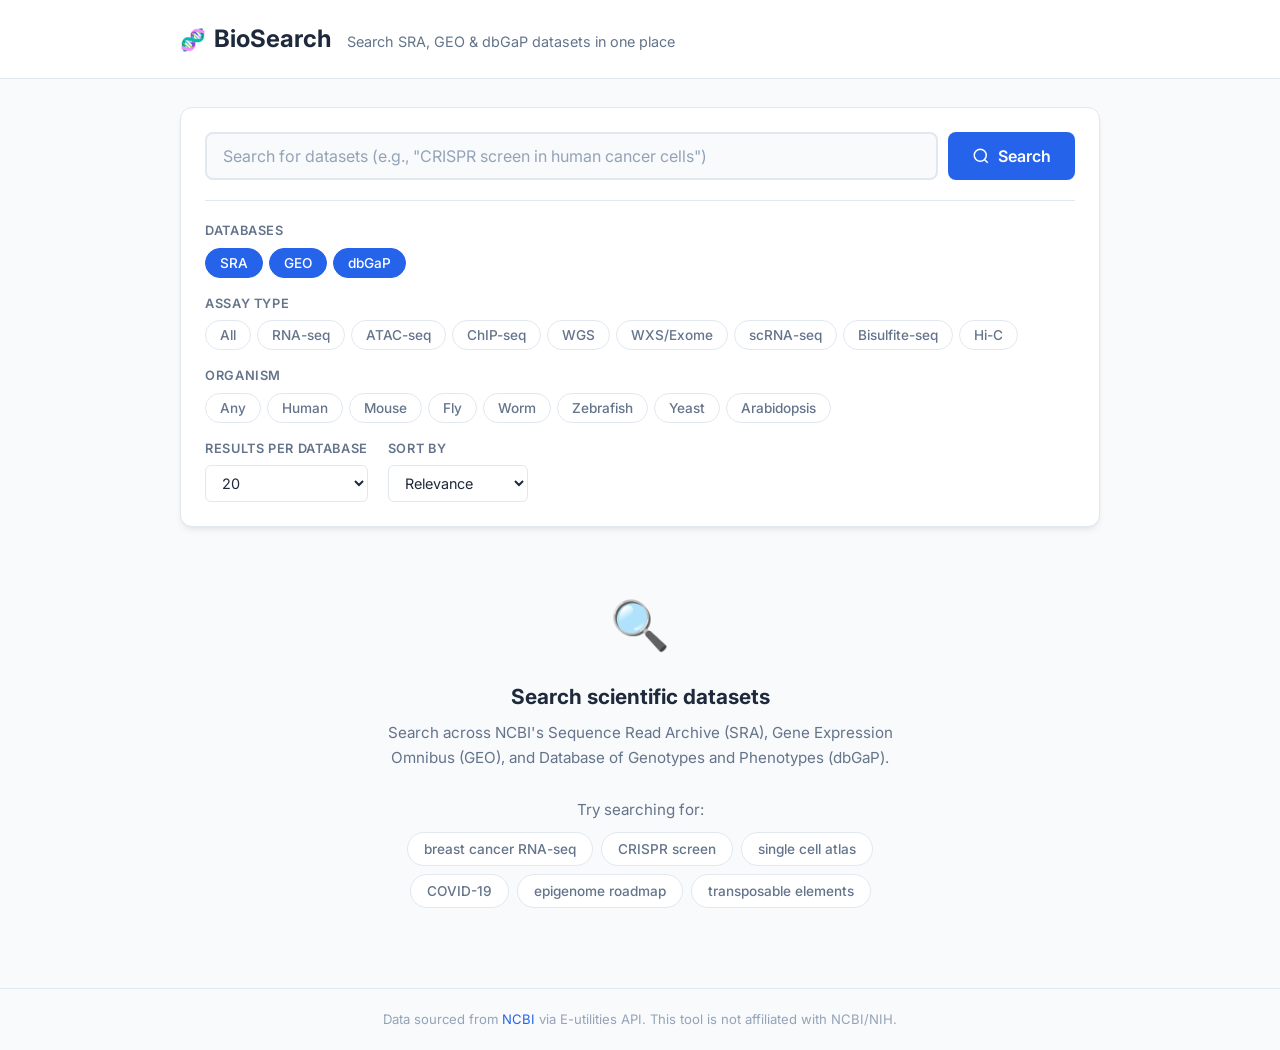
<file: index.html>
<!DOCTYPE html>
<html lang="en">
<head>
    <meta charset="UTF-8">
    <meta name="viewport" content="width=device-width, initial-scale=1.0">
    <title>BioSearch - Scientific Dataset Search</title>
    <link rel="stylesheet" href="css/style.css">
    <link rel="preconnect" href="https://fonts.googleapis.com">
    <link rel="preconnect" href="https://fonts.gstatic.com" crossorigin>
    <link href="https://fonts.googleapis.com/css2?family=Inter:wght@400;500;600;700&display=swap" rel="stylesheet">
</head>
<body>
    <header class="header">
        <div class="container">
            <div class="header-content">
                <h1 class="logo">
                    <span class="logo-icon">&#x1F9EC;</span>
                    BioSearch
                </h1>
                <p class="tagline">Search SRA, GEO &amp; dbGaP datasets in one place</p>
            </div>
        </div>
    </header>

    <main class="container">
        <section class="search-section">
            <form id="search-form" class="search-form">
                <div class="search-bar">
                    <input
                        type="text"
                        id="search-input"
                        class="search-input"
                        placeholder="Search for datasets (e.g., &quot;CRISPR screen in human cancer cells&quot;)"
                        autocomplete="off"
                    >
                    <button type="submit" class="search-btn" id="search-btn">
                        <svg class="search-icon" viewBox="0 0 24 24" fill="none" stroke="currentColor" stroke-width="2">
                            <circle cx="11" cy="11" r="8"/>
                            <path d="m21 21-4.35-4.35"/>
                        </svg>
                        Search
                    </button>
                </div>

                <div class="filters">
                    <div class="filter-group">
                        <label class="filter-label">Databases</label>
                        <div class="chip-group" id="db-filters">
                            <button type="button" class="chip active" data-db="sra">SRA</button>
                            <button type="button" class="chip active" data-db="gds">GEO</button>
                            <button type="button" class="chip active" data-db="gap">dbGaP</button>
                        </div>
                    </div>

                    <div class="filter-group">
                        <label class="filter-label">Assay Type</label>
                        <div class="chip-group" id="assay-filters">
                            <button type="button" class="chip" data-assay="">All</button>
                            <button type="button" class="chip" data-assay="rna seq">RNA-seq</button>
                            <button type="button" class="chip" data-assay="atac seq">ATAC-seq</button>
                            <button type="button" class="chip" data-assay="chip seq">ChIP-seq</button>
                            <button type="button" class="chip" data-assay="wgs">WGS</button>
                            <button type="button" class="chip" data-assay="wxs">WXS/Exome</button>
                            <button type="button" class="chip" data-assay="scrna seq">scRNA-seq</button>
                            <button type="button" class="chip" data-assay="bisulfite seq">Bisulfite-seq</button>
                            <button type="button" class="chip" data-assay="hi-c">Hi-C</button>
                        </div>
                    </div>

                    <div class="filter-group">
                        <label class="filter-label">Organism</label>
                        <div class="chip-group" id="organism-filters">
                            <button type="button" class="chip" data-organism="">Any</button>
                            <button type="button" class="chip" data-organism="Homo sapiens">Human</button>
                            <button type="button" class="chip" data-organism="Mus musculus">Mouse</button>
                            <button type="button" class="chip" data-organism="Drosophila melanogaster">Fly</button>
                            <button type="button" class="chip" data-organism="Caenorhabditis elegans">Worm</button>
                            <button type="button" class="chip" data-organism="Danio rerio">Zebrafish</button>
                            <button type="button" class="chip" data-organism="Saccharomyces cerevisiae">Yeast</button>
                            <button type="button" class="chip" data-organism="Arabidopsis thaliana">Arabidopsis</button>
                        </div>
                    </div>

                    <div class="filter-row">
                        <div class="filter-group">
                            <label class="filter-label" for="max-results">Results per database</label>
                            <select id="max-results" class="select-input">
                                <option value="10">10</option>
                                <option value="20" selected>20</option>
                                <option value="50">50</option>
                                <option value="100">100</option>
                            </select>
                        </div>
                        <div class="filter-group">
                            <label class="filter-label" for="sort-order">Sort by</label>
                            <select id="sort-order" class="select-input">
                                <option value="relevance">Relevance</option>
                                <option value="date">Date (newest)</option>
                            </select>
                        </div>
                    </div>
                </div>
            </form>
        </section>

        <section id="status-section" class="status-section hidden">
            <div class="status-bar">
                <div class="spinner"></div>
                <span id="status-text">Searching...</span>
            </div>
        </section>

        <section id="summary-section" class="summary-section hidden">
            <div class="summary-bar">
                <span id="summary-text"></span>
                <button id="clear-btn" class="clear-btn">Clear results</button>
            </div>
        </section>

        <section id="results-section" class="results-section hidden">
            <div class="results-tabs" id="results-tabs">
                <button class="tab active" data-tab="all">All</button>
                <button class="tab" data-tab="sra">SRA <span class="tab-count" id="sra-count">0</span></button>
                <button class="tab" data-tab="gds">GEO <span class="tab-count" id="gds-count">0</span></button>
                <button class="tab" data-tab="gap">dbGaP <span class="tab-count" id="gap-count">0</span></button>
            </div>
            <div id="results-list" class="results-list"></div>
        </section>

        <section id="empty-state" class="empty-state">
            <div class="empty-content">
                <div class="empty-icon">&#x1F50D;</div>
                <h2>Search scientific datasets</h2>
                <p>Search across NCBI's Sequence Read Archive (SRA), Gene Expression Omnibus (GEO), and Database of Genotypes and Phenotypes (dbGaP).</p>
                <div class="example-searches">
                    <p class="example-label">Try searching for:</p>
                    <div class="example-chips">
                        <button class="example-chip" data-query="breast cancer RNA-seq">breast cancer RNA-seq</button>
                        <button class="example-chip" data-query="CRISPR screen">CRISPR screen</button>
                        <button class="example-chip" data-query="single cell atlas">single cell atlas</button>
                        <button class="example-chip" data-query="COVID-19">COVID-19</button>
                        <button class="example-chip" data-query="epigenome roadmap">epigenome roadmap</button>
                        <button class="example-chip" data-query="transposable elements">transposable elements</button>
                    </div>
                </div>
            </div>
        </section>
    </main>

    <footer class="footer">
        <div class="container">
            <p>Data sourced from <a href="https://www.ncbi.nlm.nih.gov/" target="_blank" rel="noopener">NCBI</a> via E-utilities API. This tool is not affiliated with NCBI/NIH.</p>
        </div>
    </footer>

    <script src="js/app.js"></script>
</body>
</html>
</file>
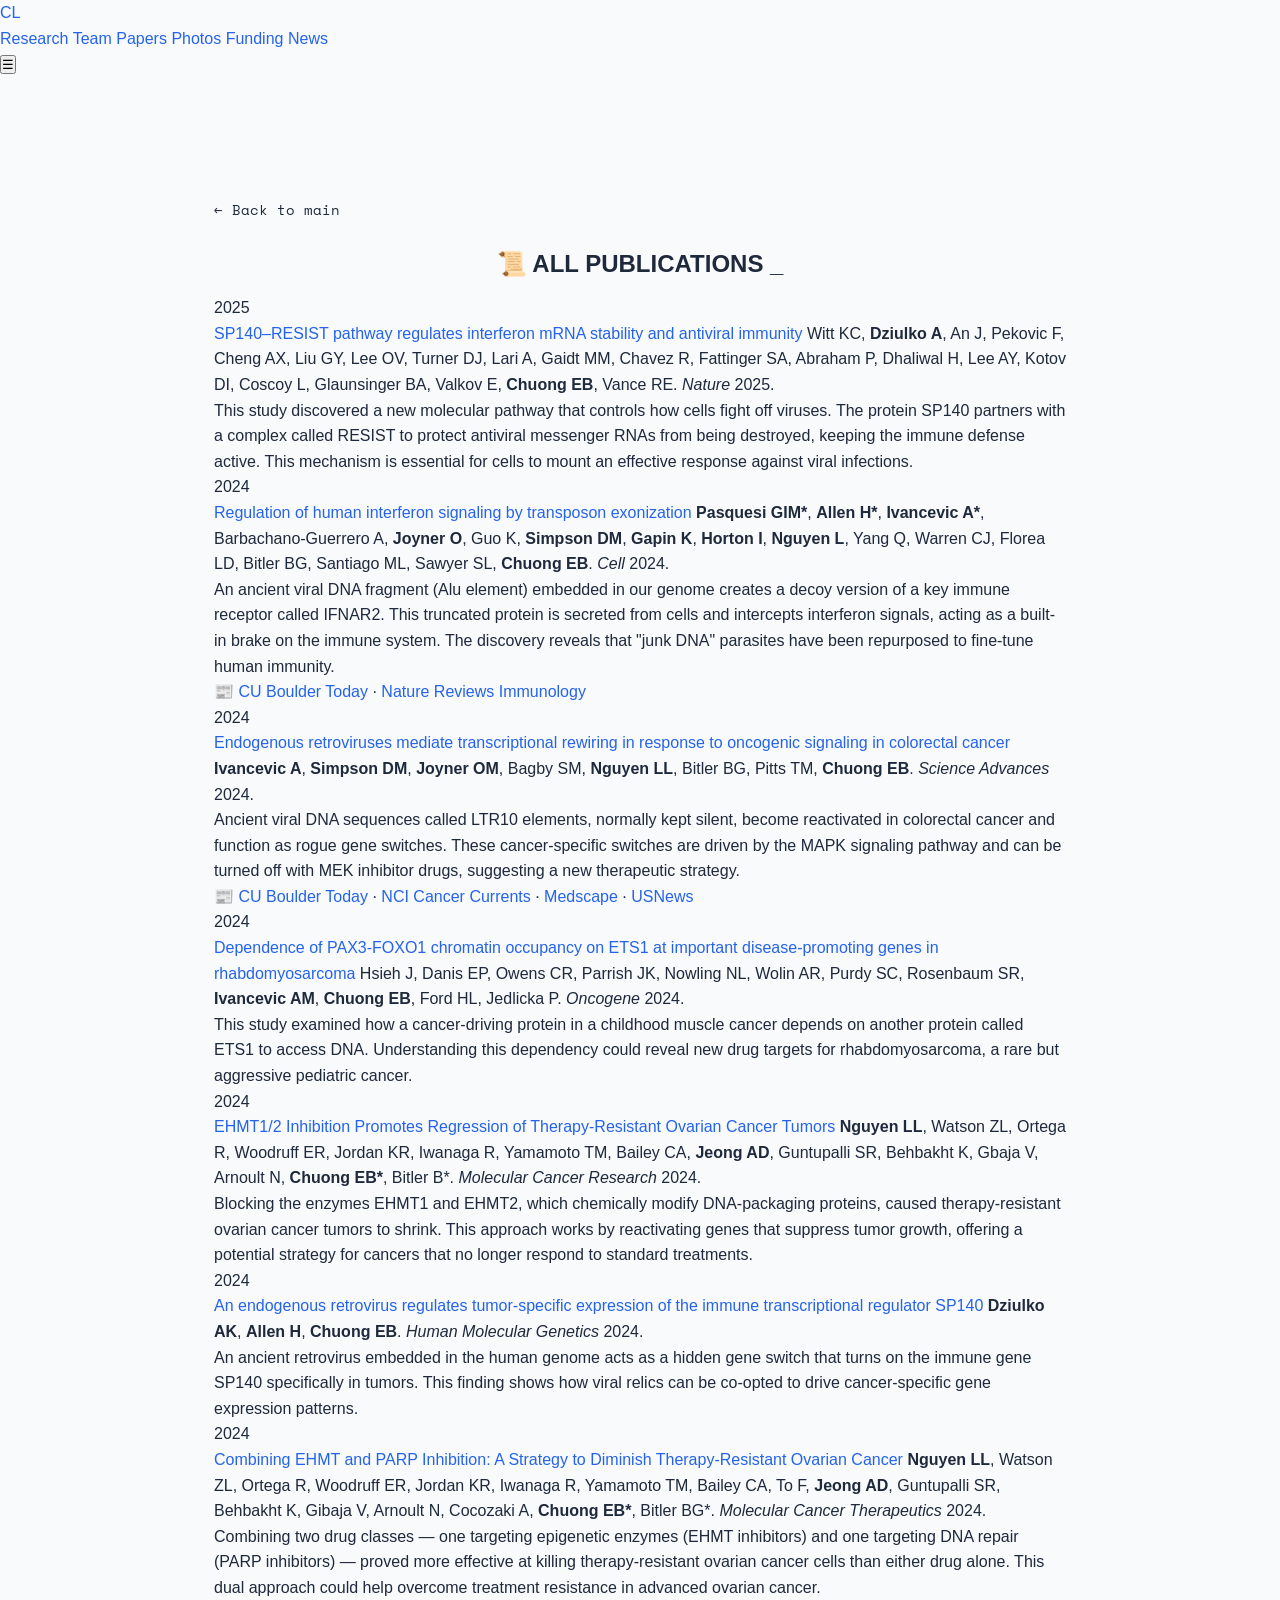
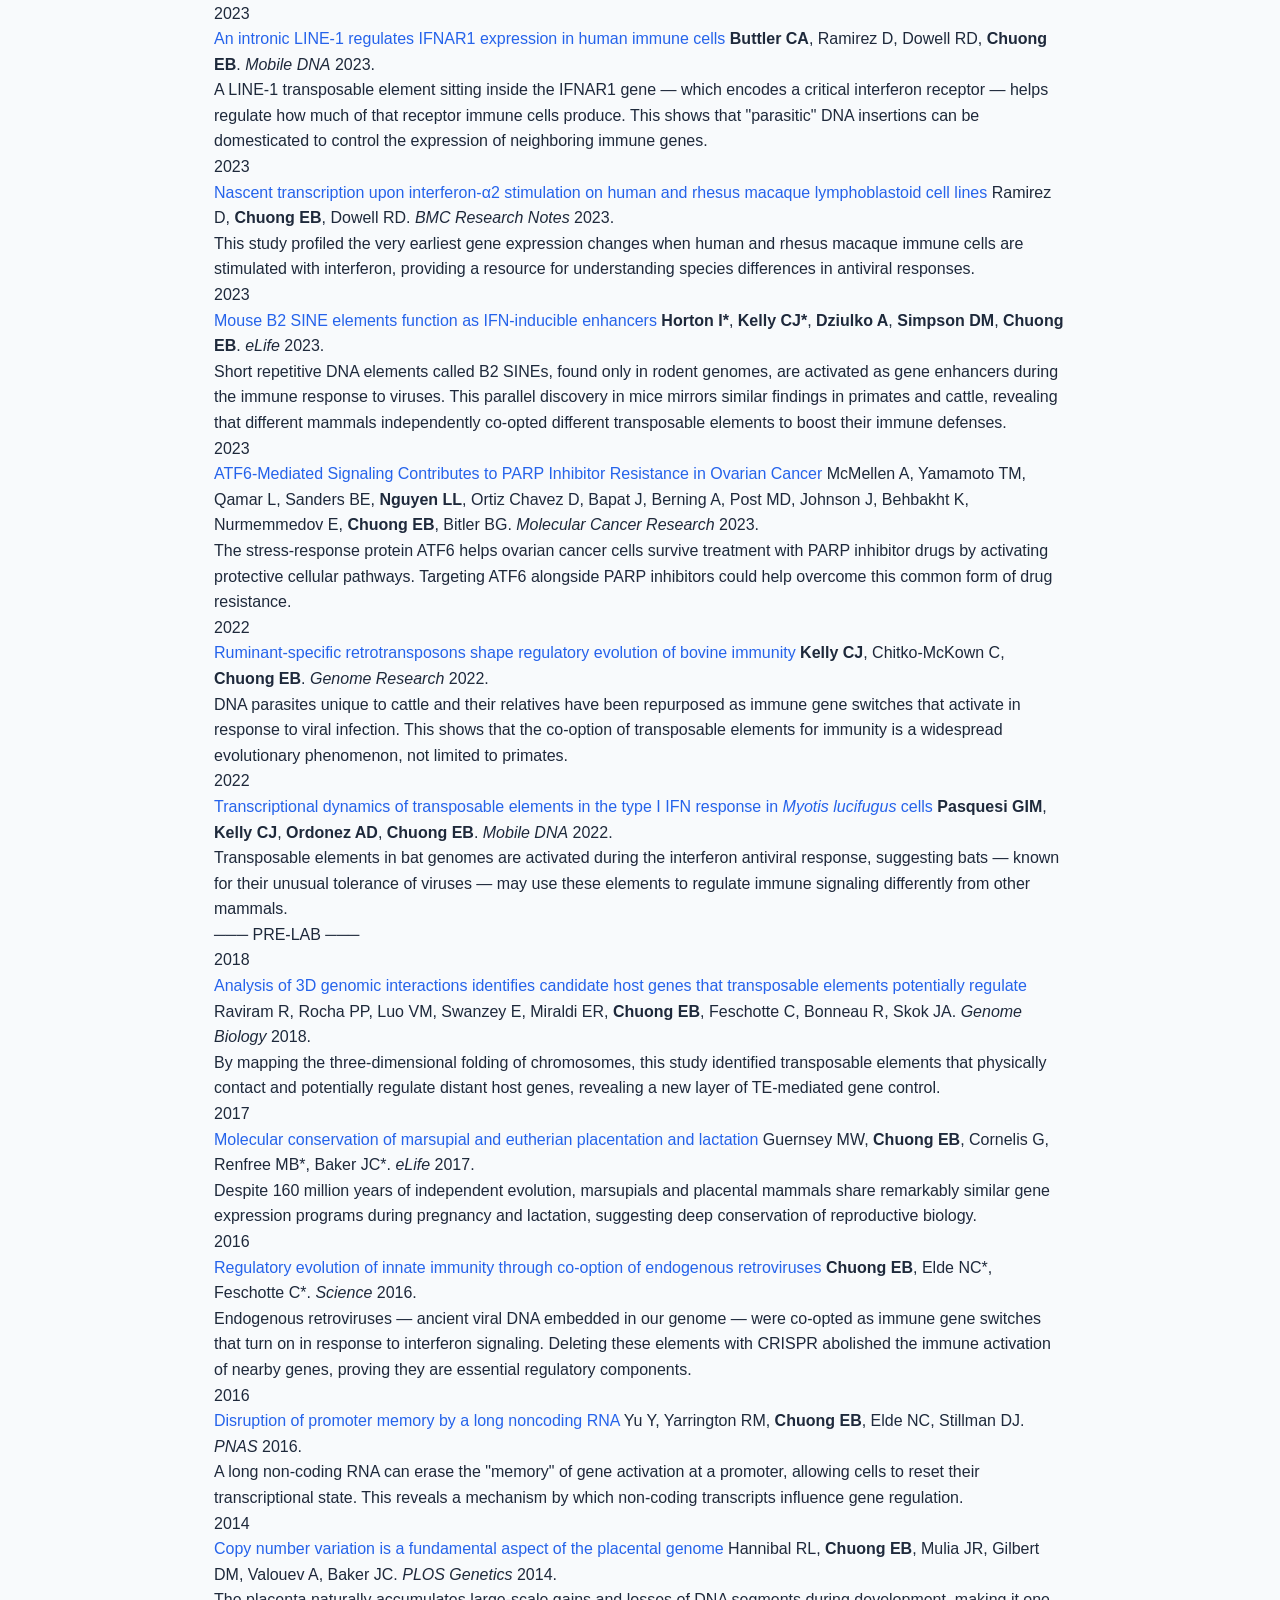
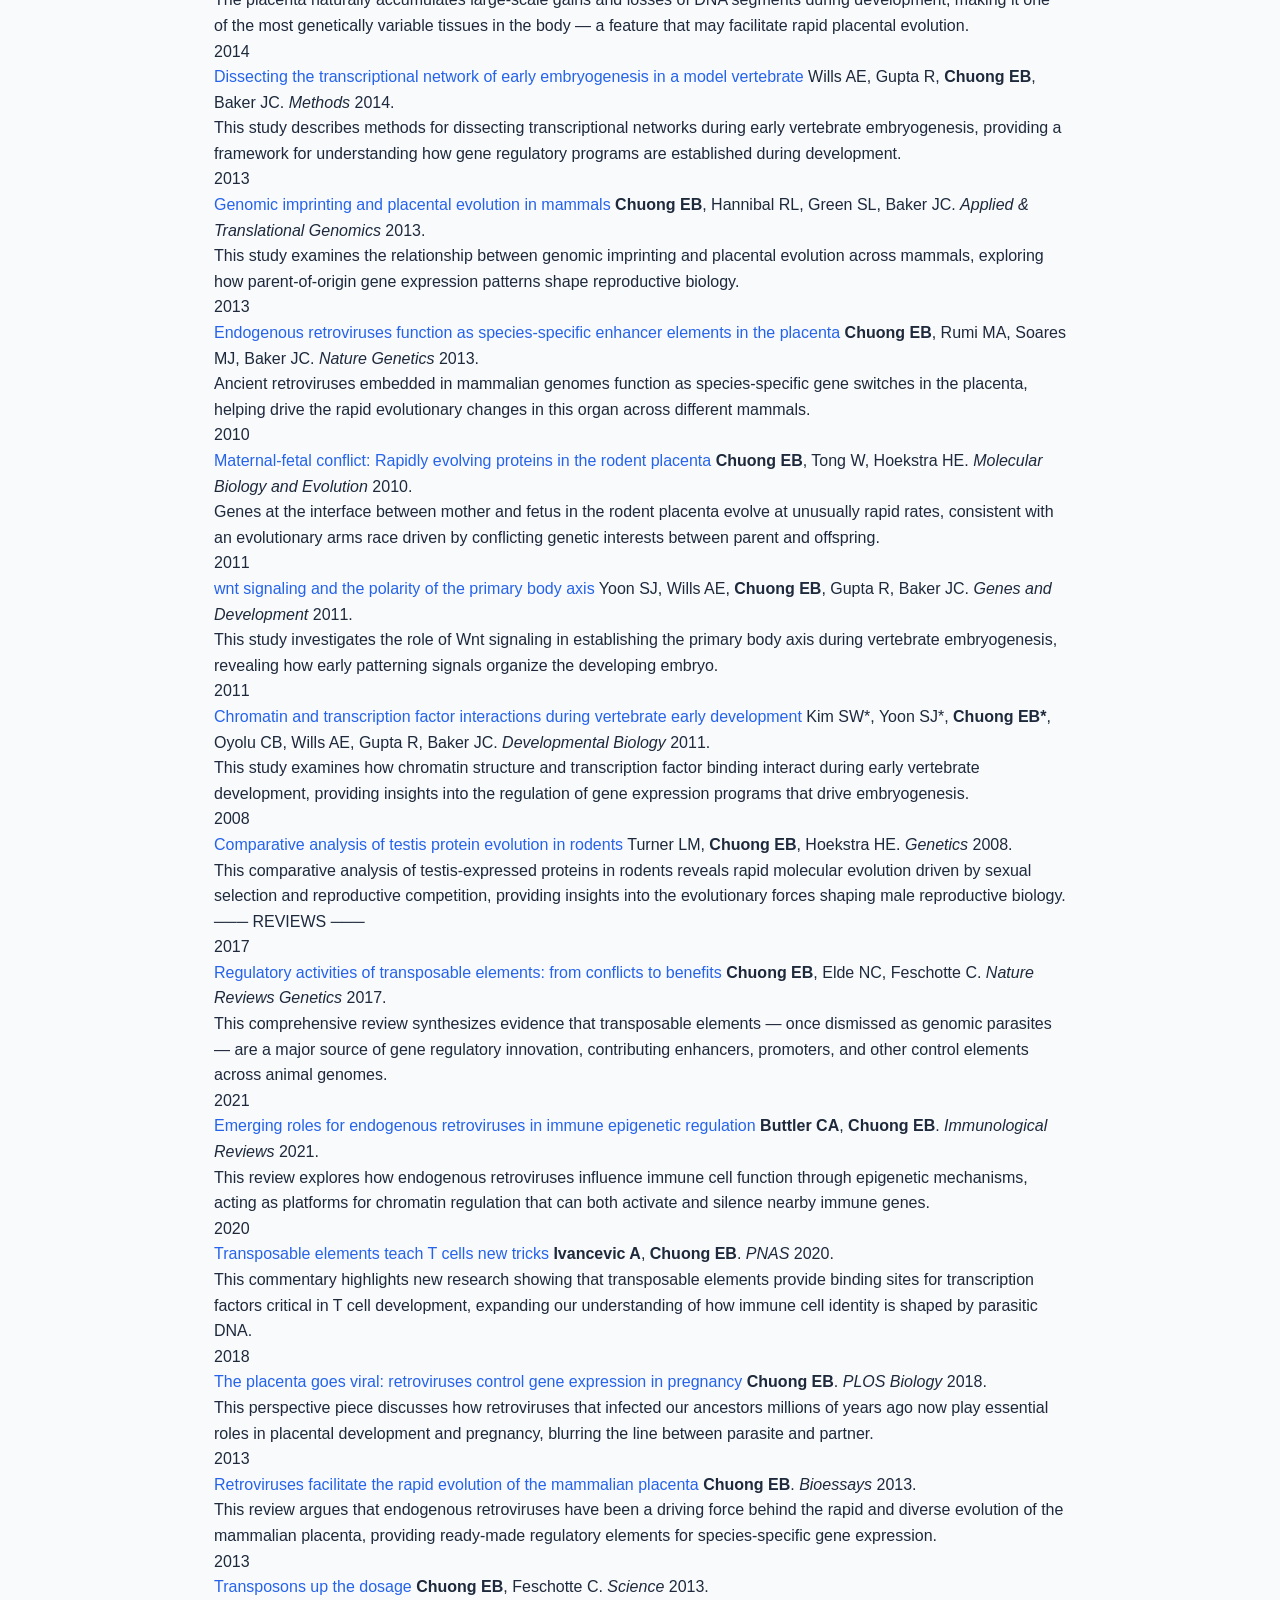
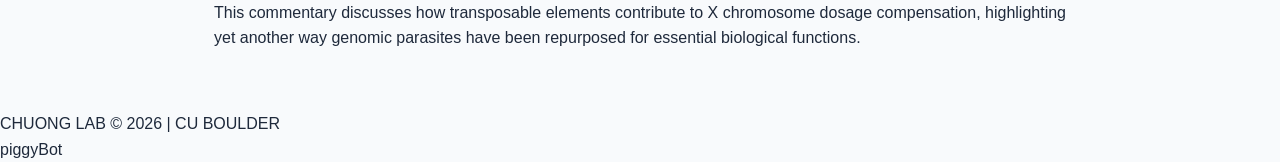
<file: publications.html>
<!DOCTYPE html>
<html lang="en">
<head>
    <meta charset="UTF-8">
    <meta name="robots" content="noindex, nofollow">
    <meta name="viewport" content="width=device-width, initial-scale=1.0">
    <title>Chuong Lab | Publications</title>
    <meta name="description" content="Full publication list from the Chuong Lab at CU Boulder">
    <link rel="preconnect" href="https://fonts.googleapis.com">
    <link rel="preconnect" href="https://fonts.gstatic.com" crossorigin>
    <link href="https://fonts.googleapis.com/css2?family=Press+Start+2P&family=Space+Mono:ital,wght@0,400;0,700;1,400&display=swap" rel="stylesheet">
    <link rel="stylesheet" href="css/style.css">
    <link rel="icon" href="data:image/svg+xml,<svg xmlns='http://www.w3.org/2000/svg' viewBox='0 0 16 16'><text y='14' font-size='14'>🧬</text></svg>">
    <style>
        .pub-page {
            padding: 120px 24px 60px;
            max-width: 900px;
            margin: 0 auto;
        }
        .pub-page .section-title {
            text-align: center;
            margin-bottom: 12px;
        }
        .pub-back {
            display: inline-block;
            margin-bottom: 24px;
            color: var(--neon-cyan);
            text-decoration: none;
            font-family: 'Space Mono', monospace;
            font-size: 0.9rem;
        }
        .pub-back:hover {
            color: var(--neon-green);
        }
        @media (max-width: 768px) {
            .pub-page { padding: 100px 16px 40px; }
        }
    </style>
</head>
<body>

<!-- Scanline overlay -->
<div class="scanlines"></div>

<!-- Navigation -->
<nav id="nav">
    <div class="nav-inner">
        <a href="index.html" class="nav-logo">CL</a>
        <div class="nav-links">
            <a href="index.html#research">Research</a>
            <a href="index.html#team">Team</a>
            <a href="publications.html" class="active">Papers</a>
            <a href="gallery.html">Photos</a>
            <a href="index.html#funding">Funding</a>
            <a href="index.html#news">News</a>
        </div>
        <button class="nav-toggle" aria-label="Menu">&#9776;</button>
    </div>
</nav>

<main class="pub-page">
    <a href="index.html" class="pub-back">&larr; Back to main</a>
    <h2 class="section-title pixel-font">
        <span class="title-icon">&#x1F4DC;</span> ALL PUBLICATIONS
        <span class="blink">_</span>
    </h2>

    <div class="pub-list">

        <div class="pub-item">
            <span class="pub-year">2025</span>
            <div class="pub-text">
                <a href="https://www.nature.com/articles/s41586-025-09152-2" target="_blank" rel="noopener" class="pub-title">SP140&ndash;RESIST pathway regulates interferon mRNA stability and antiviral immunity</a>
                <span class="pub-authors">Witt KC, <strong>Dziulko A</strong>, An J, Pekovic F, Cheng AX, Liu GY, Lee OV, Turner DJ, Lari A, Gaidt MM, Chavez R, Fattinger SA, Abraham P, Dhaliwal H, Lee AY, Kotov DI, Coscoy L, Glaunsinger BA, Valkov E, <strong>Chuong EB</strong>, Vance RE. <em>Nature</em> 2025.</span>
                <p class="pub-summary">This study discovered a new molecular pathway that controls how cells fight off viruses. The protein SP140 partners with a complex called RESIST to protect antiviral messenger RNAs from being destroyed, keeping the immune defense active. This mechanism is essential for cells to mount an effective response against viral infections.</p>
            </div>
        </div>

        <div class="pub-item">
            <span class="pub-year">2024</span>
            <div class="pub-text">
                <a href="https://www.cell.com/cell/fulltext/S0092-8674(24)01333-3" target="_blank" rel="noopener" class="pub-title">Regulation of human interferon signaling by transposon exonization</a>
                <span class="pub-authors"><strong>Pasquesi GIM*</strong>, <strong>Allen H*</strong>, <strong>Ivancevic A*</strong>, Barbachano-Guerrero A, <strong>Joyner O</strong>, Guo K, <strong>Simpson DM</strong>, <strong>Gapin K</strong>, <strong>Horton I</strong>, <strong>Nguyen L</strong>, Yang Q, Warren CJ, Florea LD, Bitler BG, Santiago ML, Sawyer SL, <strong>Chuong EB</strong>. <em>Cell</em> 2024.</span>
                <p class="pub-summary">An ancient viral DNA fragment (Alu element) embedded in our genome creates a decoy version of a key immune receptor called IFNAR2. This truncated protein is secreted from cells and intercepts interferon signals, acting as a built-in brake on the immune system. The discovery reveals that "junk DNA" parasites have been repurposed to fine-tune human immunity.</p>
                <div class="pub-press">📰 <a href="https://www.colorado.edu/today/2024/12/12/why-does-covid-19-virus-sicken-some-more-others-discovery-sheds-light" target="_blank">CU Boulder Today</a> · <a href="https://www.nature.com/articles/s41577-024-01126-1" target="_blank">Nature Reviews Immunology</a></div>
            </div>
        </div>

        <div class="pub-item">
            <span class="pub-year">2024</span>
            <div class="pub-text">
                <a href="https://www.science.org/doi/10.1126/sciadv.ado1218" target="_blank" rel="noopener" class="pub-title">Endogenous retroviruses mediate transcriptional rewiring in response to oncogenic signaling in colorectal cancer</a>
                <span class="pub-authors"><strong>Ivancevic A</strong>, <strong>Simpson DM</strong>, <strong>Joyner OM</strong>, Bagby SM, <strong>Nguyen LL</strong>, Bitler BG, Pitts TM, <strong>Chuong EB</strong>. <em>Science Advances</em> 2024.</span>
                <p class="pub-summary">Ancient viral DNA sequences called LTR10 elements, normally kept silent, become reactivated in colorectal cancer and function as rogue gene switches. These cancer-specific switches are driven by the MAPK signaling pathway and can be turned off with MEK inhibitor drugs, suggesting a new therapeutic strategy.</p>
                <div class="pub-press">📰 <a href="https://www.colorado.edu/today/2024/07/17/ancient-viruses-fuel-modern-day-cancers" target="_blank">CU Boulder Today</a> · <a href="https://www.cancer.gov/news-events/cancer-currents-blog/2024/ancient-retrovirus-dna-ltr10-cancer" target="_blank">NCI Cancer Currents</a> · <a href="https://www.medscape.com/viewarticle/ancient-viruses-our-dna-hold-clues-cancer-treatment-2024a1000dtv" target="_blank">Medscape</a> · <a href="https://www.usnews.com/news/health-news/articles/2024-07-19/ancient-viruses-might-be-spurring-modern-day-cancers" target="_blank">USNews</a></div>
            </div>
        </div>

        <div class="pub-item">
            <span class="pub-year">2024</span>
            <div class="pub-text">
                <a href="https://doi.org/10.1038/s41388-024-03201-2" target="_blank" rel="noopener" class="pub-title">Dependence of PAX3-FOXO1 chromatin occupancy on ETS1 at important disease-promoting genes in rhabdomyosarcoma</a>
                <span class="pub-authors">Hsieh J, Danis EP, Owens CR, Parrish JK, Nowling NL, Wolin AR, Purdy SC, Rosenbaum SR, <strong>Ivancevic AM</strong>, <strong>Chuong EB</strong>, Ford HL, Jedlicka P. <em>Oncogene</em> 2024.</span>
                <p class="pub-summary">This study examined how a cancer-driving protein in a childhood muscle cancer depends on another protein called ETS1 to access DNA. Understanding this dependency could reveal new drug targets for rhabdomyosarcoma, a rare but aggressive pediatric cancer.</p>
            </div>
        </div>

        <div class="pub-item">
            <span class="pub-year">2024</span>
            <div class="pub-text">
                <a href="https://pubmed.ncbi.nlm.nih.gov/39136655/" target="_blank" rel="noopener" class="pub-title">EHMT1/2 Inhibition Promotes Regression of Therapy-Resistant Ovarian Cancer Tumors</a>
                <span class="pub-authors"><strong>Nguyen LL</strong>, Watson ZL, Ortega R, Woodruff ER, Jordan KR, Iwanaga R, Yamamoto TM, Bailey CA, <strong>Jeong AD</strong>, Guntupalli SR, Behbakht K, Gbaja V, Arnoult N, <strong>Chuong EB*</strong>, Bitler B*. <em>Molecular Cancer Research</em> 2024.</span>
                <p class="pub-summary">Blocking the enzymes EHMT1 and EHMT2, which chemically modify DNA-packaging proteins, caused therapy-resistant ovarian cancer tumors to shrink. This approach works by reactivating genes that suppress tumor growth, offering a potential strategy for cancers that no longer respond to standard treatments.</p>
            </div>
        </div>

        <div class="pub-item">
            <span class="pub-year">2024</span>
            <div class="pub-text">
                <a href="https://academic.oup.com/hmg/advance-article-abstract/doi/10.1093/hmg/ddae084/7673981" target="_blank" rel="noopener" class="pub-title">An endogenous retrovirus regulates tumor-specific expression of the immune transcriptional regulator SP140</a>
                <span class="pub-authors"><strong>Dziulko AK</strong>, <strong>Allen H</strong>, <strong>Chuong EB</strong>. <em>Human Molecular Genetics</em> 2024.</span>
                <p class="pub-summary">An ancient retrovirus embedded in the human genome acts as a hidden gene switch that turns on the immune gene SP140 specifically in tumors. This finding shows how viral relics can be co-opted to drive cancer-specific gene expression patterns.</p>
            </div>
        </div>

        <div class="pub-item">
            <span class="pub-year">2024</span>
            <div class="pub-text">
                <a href="https://pubmed.ncbi.nlm.nih.gov/38714351/" target="_blank" rel="noopener" class="pub-title">Combining EHMT and PARP Inhibition: A Strategy to Diminish Therapy-Resistant Ovarian Cancer</a>
                <span class="pub-authors"><strong>Nguyen LL</strong>, Watson ZL, Ortega R, Woodruff ER, Jordan KR, Iwanaga R, Yamamoto TM, Bailey CA, To F, <strong>Jeong AD</strong>, Guntupalli SR, Behbakht K, Gibaja V, Arnoult N, Cocozaki A, <strong>Chuong EB*</strong>, Bitler BG*. <em>Molecular Cancer Therapeutics</em> 2024.</span>
                <p class="pub-summary">Combining two drug classes — one targeting epigenetic enzymes (EHMT inhibitors) and one targeting DNA repair (PARP inhibitors) — proved more effective at killing therapy-resistant ovarian cancer cells than either drug alone. This dual approach could help overcome treatment resistance in advanced ovarian cancer.</p>
            </div>
        </div>

        <div class="pub-item">
            <span class="pub-year">2023</span>
            <div class="pub-text">
                <a href="https://mobilednajournal.biomedcentral.com/articles/10.1186/s13100-023-00308-3" target="_blank" rel="noopener" class="pub-title">An intronic LINE-1 regulates IFNAR1 expression in human immune cells</a>
                <span class="pub-authors"><strong>Buttler CA</strong>, Ramirez D, Dowell RD, <strong>Chuong EB</strong>. <em>Mobile DNA</em> 2023.</span>
                <p class="pub-summary">A LINE-1 transposable element sitting inside the IFNAR1 gene — which encodes a critical interferon receptor — helps regulate how much of that receptor immune cells produce. This shows that "parasitic" DNA insertions can be domesticated to control the expression of neighboring immune genes.</p>
            </div>
        </div>

        <div class="pub-item">
            <span class="pub-year">2023</span>
            <div class="pub-text">
                <a href="https://bmcresnotes.biomedcentral.com/articles/10.1186/s13104-023-06465-1" target="_blank" rel="noopener" class="pub-title">Nascent transcription upon interferon-&alpha;2 stimulation on human and rhesus macaque lymphoblastoid cell lines</a>
                <span class="pub-authors">Ramirez D, <strong>Chuong EB</strong>, Dowell RD. <em>BMC Research Notes</em> 2023.</span>
                <p class="pub-summary">This study profiled the very earliest gene expression changes when human and rhesus macaque immune cells are stimulated with interferon, providing a resource for understanding species differences in antiviral responses.</p>
            </div>
        </div>

        <div class="pub-item">
            <span class="pub-year">2023</span>
            <div class="pub-text">
                <a href="https://elifesciences.org/articles/82617" target="_blank" rel="noopener" class="pub-title">Mouse B2 SINE elements function as IFN-inducible enhancers</a>
                <span class="pub-authors"><strong>Horton I*</strong>, <strong>Kelly CJ*</strong>, <strong>Dziulko A</strong>, <strong>Simpson DM</strong>, <strong>Chuong EB</strong>. <em>eLife</em> 2023.</span>
                <p class="pub-summary">Short repetitive DNA elements called B2 SINEs, found only in rodent genomes, are activated as gene enhancers during the immune response to viruses. This parallel discovery in mice mirrors similar findings in primates and cattle, revealing that different mammals independently co-opted different transposable elements to boost their immune defenses.</p>
            </div>
        </div>

        <div class="pub-item">
            <span class="pub-year">2023</span>
            <div class="pub-text">
                <a href="https://aacrjournals.org/mcr/article-abstract/21/1/3/711794" target="_blank" rel="noopener" class="pub-title">ATF6-Mediated Signaling Contributes to PARP Inhibitor Resistance in Ovarian Cancer</a>
                <span class="pub-authors">McMellen A, Yamamoto TM, Qamar L, Sanders BE, <strong>Nguyen LL</strong>, Ortiz Chavez D, Bapat J, Berning A, Post MD, Johnson J, Behbakht K, Nurmemmedov E, <strong>Chuong EB</strong>, Bitler BG. <em>Molecular Cancer Research</em> 2023.</span>
                <p class="pub-summary">The stress-response protein ATF6 helps ovarian cancer cells survive treatment with PARP inhibitor drugs by activating protective cellular pathways. Targeting ATF6 alongside PARP inhibitors could help overcome this common form of drug resistance.</p>
            </div>
        </div>

        <div class="pub-item">
            <span class="pub-year">2022</span>
            <div class="pub-text">
                <a href="https://genome.cshlp.org/content/early/2022/08/09/gr.276241.121.abstract" target="_blank" rel="noopener" class="pub-title">Ruminant-specific retrotransposons shape regulatory evolution of bovine immunity</a>
                <span class="pub-authors"><strong>Kelly CJ</strong>, Chitko-McKown C, <strong>Chuong EB</strong>. <em>Genome Research</em> 2022.</span>
                <p class="pub-summary">DNA parasites unique to cattle and their relatives have been repurposed as immune gene switches that activate in response to viral infection. This shows that the co-option of transposable elements for immunity is a widespread evolutionary phenomenon, not limited to primates.</p>
            </div>
        </div>

        <div class="pub-item">
            <span class="pub-year">2022</span>
            <div class="pub-text">
                <a href="https://mobilednajournal.biomedcentral.com/articles/10.1186/s13100-022-00277-z" target="_blank" rel="noopener" class="pub-title">Transcriptional dynamics of transposable elements in the type I IFN response in <em>Myotis lucifugus</em> cells</a>
                <span class="pub-authors"><strong>Pasquesi GIM</strong>, <strong>Kelly CJ</strong>, <strong>Ordonez AD</strong>, <strong>Chuong EB</strong>. <em>Mobile DNA</em> 2022.</span>
                <p class="pub-summary">Transposable elements in bat genomes are activated during the interferon antiviral response, suggesting bats — known for their unusual tolerance of viruses — may use these elements to regulate immune signaling differently from other mammals.</p>
            </div>
        </div>

        <div class="pub-divider pixel-font">&#x2500;&#x2500;&#x2500; PRE-LAB &#x2500;&#x2500;&#x2500;</div>

        <div class="pub-item">
            <span class="pub-year">2018</span>
            <div class="pub-text">
                <a href="https://link.springer.com/article/10.1186/s13059-018-1598-7" target="_blank" rel="noopener" class="pub-title">Analysis of 3D genomic interactions identifies candidate host genes that transposable elements potentially regulate</a>
                <span class="pub-authors">Raviram R, Rocha PP, Luo VM, Swanzey E, Miraldi ER, <strong>Chuong EB</strong>, Feschotte C, Bonneau R, Skok JA. <em>Genome Biology</em> 2018.</span>
                <p class="pub-summary">By mapping the three-dimensional folding of chromosomes, this study identified transposable elements that physically contact and potentially regulate distant host genes, revealing a new layer of TE-mediated gene control.</p>
            </div>
        </div>

        <div class="pub-item">
            <span class="pub-year">2017</span>
            <div class="pub-text">
                <a href="https://elifesciences.org/articles/27450" target="_blank" rel="noopener" class="pub-title">Molecular conservation of marsupial and eutherian placentation and lactation</a>
                <span class="pub-authors">Guernsey MW, <strong>Chuong EB</strong>, Cornelis G, Renfree MB*, Baker JC*. <em>eLife</em> 2017.</span>
                <p class="pub-summary">Despite 160 million years of independent evolution, marsupials and placental mammals share remarkably similar gene expression programs during pregnancy and lactation, suggesting deep conservation of reproductive biology.</p>
            </div>
        </div>

        <div class="pub-item">
            <span class="pub-year">2016</span>
            <div class="pub-text">
                <a href="http://science.sciencemag.org/content/351/6277/1083" target="_blank" rel="noopener" class="pub-title">Regulatory evolution of innate immunity through co-option of endogenous retroviruses</a>
                <span class="pub-authors"><strong>Chuong EB</strong>, Elde NC*, Feschotte C*. <em>Science</em> 2016.</span>
                <p class="pub-summary">Endogenous retroviruses — ancient viral DNA embedded in our genome — were co-opted as immune gene switches that turn on in response to interferon signaling. Deleting these elements with CRISPR abolished the immune activation of nearby genes, proving they are essential regulatory components.</p>
            </div>
        </div>

        <div class="pub-item">
            <span class="pub-year">2016</span>
            <div class="pub-text">
                <a href="http://www.pnas.org/content/early/2016/08/08/1601793113.abstract" target="_blank" rel="noopener" class="pub-title">Disruption of promoter memory by a long noncoding RNA</a>
                <span class="pub-authors">Yu Y, Yarrington RM, <strong>Chuong EB</strong>, Elde NC, Stillman DJ. <em>PNAS</em> 2016.</span>
                <p class="pub-summary">A long non-coding RNA can erase the "memory" of gene activation at a promoter, allowing cells to reset their transcriptional state. This reveals a mechanism by which non-coding transcripts influence gene regulation.</p>
            </div>
        </div>

        <div class="pub-item">
            <span class="pub-year">2014</span>
            <div class="pub-text">
                <a href="http://journals.plos.org/plosgenetics/article?id=10.1371/journal.pgen.1004290" target="_blank" rel="noopener" class="pub-title">Copy number variation is a fundamental aspect of the placental genome</a>
                <span class="pub-authors">Hannibal RL, <strong>Chuong EB</strong>, Mulia JR, Gilbert DM, Valouev A, Baker JC. <em>PLOS Genetics</em> 2014.</span>
                <p class="pub-summary">The placenta naturally accumulates large-scale gains and losses of DNA segments during development, making it one of the most genetically variable tissues in the body — a feature that may facilitate rapid placental evolution.</p>
            </div>
        </div>

        <div class="pub-item">
            <span class="pub-year">2014</span>
            <div class="pub-text">
                <a href="https://doi.org/10.1016/j.ymeth.2013.11.005" target="_blank" rel="noopener" class="pub-title">Dissecting the transcriptional network of early embryogenesis in a model vertebrate</a>
                <span class="pub-authors">Wills AE, Gupta R, <strong>Chuong EB</strong>, Baker JC. <em>Methods</em> 2014.</span>
                <p class="pub-summary">This study describes methods for dissecting transcriptional networks during early vertebrate embryogenesis, providing a framework for understanding how gene regulatory programs are established during development.</p>
            </div>
        </div>

        <div class="pub-item">
            <span class="pub-year">2013</span>
            <div class="pub-text">
                <a href="https://doi.org/10.1016/j.atg.2013.01.001" target="_blank" rel="noopener" class="pub-title">Genomic imprinting and placental evolution in mammals</a>
                <span class="pub-authors"><strong>Chuong EB</strong>, Hannibal RL, Green SL, Baker JC. <em>Applied &amp; Translational Genomics</em> 2013.</span>
                <p class="pub-summary">This study examines the relationship between genomic imprinting and placental evolution across mammals, exploring how parent-of-origin gene expression patterns shape reproductive biology.</p>
            </div>
        </div>

        <div class="pub-item">
            <span class="pub-year">2013</span>
            <div class="pub-text">
                <a href="http://www.nature.com/ng/journal/v45/n3/full/ng.2553.html" target="_blank" rel="noopener" class="pub-title">Endogenous retroviruses function as species-specific enhancer elements in the placenta</a>
                <span class="pub-authors"><strong>Chuong EB</strong>, Rumi MA, Soares MJ, Baker JC. <em>Nature Genetics</em> 2013.</span>
                <p class="pub-summary">Ancient retroviruses embedded in mammalian genomes function as species-specific gene switches in the placenta, helping drive the rapid evolutionary changes in this organ across different mammals.</p>
            </div>
        </div>

        <div class="pub-item">
            <span class="pub-year">2010</span>
            <div class="pub-text">
                <a href="http://mbe.oxfordjournals.org/content/27/6/1221.full" target="_blank" rel="noopener" class="pub-title">Maternal-fetal conflict: Rapidly evolving proteins in the rodent placenta</a>
                <span class="pub-authors"><strong>Chuong EB</strong>, Tong W, Hoekstra HE. <em>Molecular Biology and Evolution</em> 2010.</span>
                <p class="pub-summary">Genes at the interface between mother and fetus in the rodent placenta evolve at unusually rapid rates, consistent with an evolutionary arms race driven by conflicting genetic interests between parent and offspring.</p>
            </div>
        </div>

        <div class="pub-item">
            <span class="pub-year">2011</span>
            <div class="pub-text">
                <a href="https://doi.org/10.1101/gad.2065611" target="_blank" rel="noopener" class="pub-title">wnt signaling and the polarity of the primary body axis</a>
                <span class="pub-authors">Yoon SJ, Wills AE, <strong>Chuong EB</strong>, Gupta R, Baker JC. <em>Genes and Development</em> 2011.</span>
                <p class="pub-summary">This study investigates the role of Wnt signaling in establishing the primary body axis during vertebrate embryogenesis, revealing how early patterning signals organize the developing embryo.</p>
            </div>
        </div>

        <div class="pub-item">
            <span class="pub-year">2011</span>
            <div class="pub-text">
                <a href="https://doi.org/10.1016/j.ydbio.2010.12.044" target="_blank" rel="noopener" class="pub-title">Chromatin and transcription factor interactions during vertebrate early development</a>
                <span class="pub-authors">Kim SW*, Yoon SJ*, <strong>Chuong EB*</strong>, Oyolu CB, Wills AE, Gupta R, Baker JC. <em>Developmental Biology</em> 2011.</span>
                <p class="pub-summary">This study examines how chromatin structure and transcription factor binding interact during early vertebrate development, providing insights into the regulation of gene expression programs that drive embryogenesis.</p>
            </div>
        </div>

        <div class="pub-item">
            <span class="pub-year">2008</span>
            <div class="pub-text">
                <a href="https://doi.org/10.1534/genetics.108.090092" target="_blank" rel="noopener" class="pub-title">Comparative analysis of testis protein evolution in rodents</a>
                <span class="pub-authors">Turner LM, <strong>Chuong EB</strong>, Hoekstra HE. <em>Genetics</em> 2008.</span>
                <p class="pub-summary">This comparative analysis of testis-expressed proteins in rodents reveals rapid molecular evolution driven by sexual selection and reproductive competition, providing insights into the evolutionary forces shaping male reproductive biology.</p>
            </div>
        </div>

        <div class="pub-divider pixel-font">&#x2500;&#x2500;&#x2500; REVIEWS &#x2500;&#x2500;&#x2500;</div>

        <div class="pub-item">
            <span class="pub-year">2017</span>
            <div class="pub-text">
                <a href="http://www.nature.com/nrg/journal/vaop/ncurrent/full/nrg.2016.139.html" target="_blank" rel="noopener" class="pub-title">Regulatory activities of transposable elements: from conflicts to benefits</a>
                <span class="pub-authors"><strong>Chuong EB</strong>, Elde NC, Feschotte C. <em>Nature Reviews Genetics</em> 2017.</span>
                <p class="pub-summary">This comprehensive review synthesizes evidence that transposable elements — once dismissed as genomic parasites — are a major source of gene regulatory innovation, contributing enhancers, promoters, and other control elements across animal genomes.</p>
            </div>
        </div>

        <div class="pub-item">
            <span class="pub-year">2021</span>
            <div class="pub-text">
                <a href="https://onlinelibrary.wiley.com/doi/10.1111/imr.13042" target="_blank" rel="noopener" class="pub-title">Emerging roles for endogenous retroviruses in immune epigenetic regulation</a>
                <span class="pub-authors"><strong>Buttler CA</strong>, <strong>Chuong EB</strong>. <em>Immunological Reviews</em> 2021.</span>
                <p class="pub-summary">This review explores how endogenous retroviruses influence immune cell function through epigenetic mechanisms, acting as platforms for chromatin regulation that can both activate and silence nearby immune genes.</p>
            </div>
        </div>

        <div class="pub-item">
            <span class="pub-year">2020</span>
            <div class="pub-text">
                <a href="https://www.pnas.org/content/117/17/9145" target="_blank" rel="noopener" class="pub-title">Transposable elements teach T cells new tricks</a>
                <span class="pub-authors"><strong>Ivancevic A</strong>, <strong>Chuong EB</strong>. <em>PNAS</em> 2020.</span>
                <p class="pub-summary">This commentary highlights new research showing that transposable elements provide binding sites for transcription factors critical in T cell development, expanding our understanding of how immune cell identity is shaped by parasitic DNA.</p>
            </div>
        </div>

        <div class="pub-item">
            <span class="pub-year">2018</span>
            <div class="pub-text">
                <a href="https://journals.plos.org/plosbiology/article?id=10.1371/journal.pbio.3000028" target="_blank" rel="noopener" class="pub-title">The placenta goes viral: retroviruses control gene expression in pregnancy</a>
                <span class="pub-authors"><strong>Chuong EB</strong>. <em>PLOS Biology</em> 2018.</span>
                <p class="pub-summary">This perspective piece discusses how retroviruses that infected our ancestors millions of years ago now play essential roles in placental development and pregnancy, blurring the line between parasite and partner.</p>
            </div>
        </div>

        <div class="pub-item">
            <span class="pub-year">2013</span>
            <div class="pub-text">
                <a href="http://onlinelibrary.wiley.com/doi/10.1002/bies.201300059/abstract" target="_blank" rel="noopener" class="pub-title">Retroviruses facilitate the rapid evolution of the mammalian placenta</a>
                <span class="pub-authors"><strong>Chuong EB</strong>. <em>Bioessays</em> 2013.</span>
                <p class="pub-summary">This review argues that endogenous retroviruses have been a driving force behind the rapid and diverse evolution of the mammalian placenta, providing ready-made regulatory elements for species-specific gene expression.</p>
            </div>
        </div>

        <div class="pub-item">
            <span class="pub-year">2013</span>
            <div class="pub-text">
                <a href="https://www.sciencemag.org/content/342/6160/812.full" target="_blank" rel="noopener" class="pub-title">Transposons up the dosage</a>
                <span class="pub-authors"><strong>Chuong EB</strong>, Feschotte C. <em>Science</em> 2013.</span>
                <p class="pub-summary">This commentary discusses how transposable elements contribute to X chromosome dosage compensation, highlighting yet another way genomic parasites have been repurposed for essential biological functions.</p>
            </div>
        </div>

    </div>
</main>

<!-- Footer -->
<footer>
    <div class="footer-inner">
        <div class="footer-invader"></div>
        <p class="pixel-font small">CHUONG LAB &copy; 2026 | CU BOULDER</p>
        <p class="footer-sub">piggyBot</p>
    </div>
</footer>

<script src="js/main.js"></script>
</body>
</html>
</file>
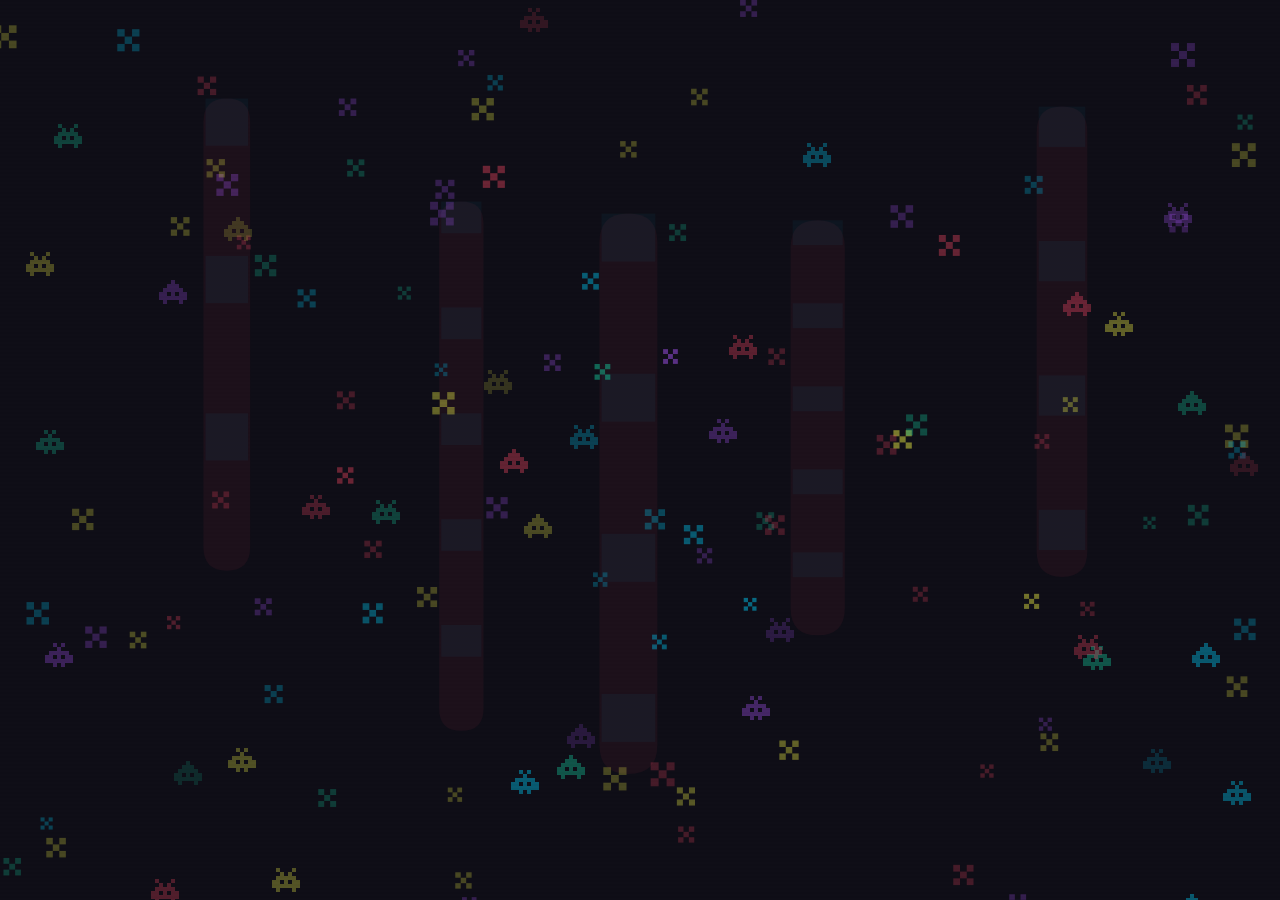
<file: labwebsite/animation.html>
<!DOCTYPE html>
<html lang="en">
<head>
    <meta charset="UTF-8">
    <meta name="viewport" content="width=device-width, initial-scale=1.0">
    <title>Animation</title>
<link rel="icon" href="data:image/svg+xml,<svg xmlns='http://www.w3.org/2000/svg' viewBox='0 0 16 16'><text y='14' font-size='14'>👾</text></svg>">
    <style>
        *, *::before, *::after {
            margin: 0;
            padding: 0;
            box-sizing: border-box;
        }

        :root {
            --bg-dark: #0f0e17;
            --neon-pink: #e94560;
            --neon-cyan: #00d4ff;
            --neon-yellow: #f5f749;
            --neon-green: #16c79a;
            --neon-purple: #a855f7;
            --text-bright: #ffffff;
            --text-muted: #a0a8c4;
            --glow-pink: 0 0 10px #e94560, 0 0 20px #e9456044;
            --glow-cyan: 0 0 10px #00d4ff, 0 0 20px #00d4ff44;
            --glow-green: 0 0 10px #16c79a, 0 0 20px #16c79a44;
            --font-pixel: 'Press Start 2P', monospace;
            --font-body: 'Space Mono', monospace;
        }

        html, body {
            width: 100%;
            height: 100%;
            overflow: hidden;
        }

        body {
            font-family: var(--font-body);
            background: var(--bg-dark);
            color: var(--text-bright);
        }

        /* Scanline overlay */
        .scanlines {
            position: fixed;
            top: 0; left: 0;
            width: 100%; height: 100%;
            pointer-events: none;
            z-index: 9999;
            background: repeating-linear-gradient(
                0deg,
                transparent, transparent 2px,
                rgba(0,0,0,0.03) 2px, rgba(0,0,0,0.03) 4px
            );
        }

        /* Main animation canvas */
        #genome-bg {
            position: fixed;
            top: 0; left: 0;
            width: 100%; height: 100%;
            z-index: 1;
        }

        /* Floating hero invader sprites */
        .invaders-field {
            position: fixed;
            top: 0; left: 0;
            width: 100%; height: 100%;
            overflow: hidden;
            pointer-events: none;
            z-index: 2;
        }

        .invader-sprite {
            position: absolute;
            image-rendering: pixelated;
            opacity: 0.6;
            animation: float-down 8s linear infinite;
        }

        @keyframes float-down {
            0%   { transform: translateY(-20px); }
            50%  { transform: translateY(10px); }
            100% { transform: translateY(-20px); }
        }

    </style>
</head>
<body>

<div class="scanlines"></div>
<canvas id="genome-bg"></canvas>
<div class="invaders-field" id="invaders-field"></div>


<script>
(function () {
    'use strict';

    const neonColors = ['#e94560', '#00d4ff', '#16c79a', '#f5f749', '#a855f7'];

    // --- Hero floating invader sprites (CSS-animated) ---
    const field = document.getElementById('invaders-field');
    if (field) {
        const patterns = [
            [[0,1,0,0,0,1,0],[0,0,1,0,1,0,0],[0,1,1,1,1,1,0],[1,1,0,1,0,1,1],[1,1,1,1,1,1,1],[0,1,0,0,0,1,0]],
            [[0,0,1,0,1,0,0],[0,0,0,1,0,0,0],[0,1,1,1,1,1,0],[1,1,0,1,0,1,1],[1,1,1,1,1,1,1],[0,0,1,0,1,0,0]],
            [[0,0,0,1,0,0,0],[0,0,1,1,1,0,0],[0,1,1,1,1,1,0],[1,1,0,1,0,1,1],[1,1,1,1,1,1,1],[0,1,0,0,0,1,0]],
        ];
        const pixelSize = 4;
        const invaderCount = 36;
        const W = window.innerWidth;
        const H = window.innerHeight;

        for (let i = 0; i < invaderCount; i++) {
            const pattern = patterns[i % patterns.length];
            const color = neonColors[i % neonColors.length];
            const canvas = document.createElement('canvas');
            const cols = pattern[0].length;
            const rows = pattern.length;
            canvas.width = cols * pixelSize;
            canvas.height = rows * pixelSize;
            canvas.className = 'invader-sprite';

            const ctx = canvas.getContext('2d');
            ctx.fillStyle = color;
            for (let r = 0; r < rows; r++) {
                for (let c = 0; c < cols; c++) {
                    if (pattern[r][c]) {
                        ctx.fillRect(c * pixelSize, r * pixelSize, pixelSize, pixelSize);
                    }
                }
            }

            canvas.style.left = (Math.random() * (W - canvas.width)) + 'px';
            canvas.style.top = (Math.random() * H) + 'px';
            canvas.style.animationDelay = (Math.random() * 5) + 's';
            canvas.style.animationDuration = (6 + Math.random() * 4) + 's';
            canvas.style.opacity = (0.15 + Math.random() * 0.25).toString();

            field.appendChild(canvas);
        }
    }

    // --- Main genome background animation ---
    const genomeBg = document.getElementById('genome-bg');
    if (!genomeBg) return;

    const ctx = genomeBg.getContext('2d');
    let W, H;
    let chromosomes = [];
    let invaders = [];
    let ghosts = [];
    let bursts = [];
    let jumpingCount = 0;
    let rafId = null;

    // Time-based progress instead of scroll
    const LAND_DURATION = 10000; // 10 seconds for all invaders to land
    let startTime = Date.now();

    function resize() {
        W = window.innerWidth;
        H = window.innerHeight;
        genomeBg.width = W;
        genomeBg.height = H;
        generateChromosomes();
        generateInvaders();
        startTime = Date.now();
    }

    document.addEventListener('visibilitychange', () => {
        if (document.hidden) {
            if (rafId) { cancelAnimationFrame(rafId); rafId = null; }
        } else {
            if (!rafId) { rafId = requestAnimationFrame(drawFrame); }
        }
    });

    function generateChromosomes() {
        chromosomes = [];
        const count = Math.max(3, Math.floor(W / 250));
        for (let i = 0; i < count; i++) {
            const x = (W / (count + 1)) * (i + 1) + (Math.random() - 0.5) * 80;
            const h = H * (0.4 + Math.random() * 0.3);
            const y = H * 0.1 + Math.random() * H * 0.2;
            const w = 40 + Math.random() * 25;
            const bands = Math.floor(6 + Math.random() * 8);
            chromosomes.push({ x, y, w, h, bands });
        }
    }

    function pickChromoSpot() {
        const chr = chromosomes[Math.floor(Math.random() * chromosomes.length)];
        return {
            x: chr.x + (Math.random() - 0.5) * chr.w * 0.8,
            y: chr.y + Math.random() * chr.h
        };
    }

    function generateInvaders() {
        invaders = [];
        ghosts = [];
        bursts = [];
        jumpingCount = 0;
        const count = 75 + Math.floor(Math.random() * 30);
        for (let i = 0; i < count; i++) {
            const spot = pickChromoSpot();
            invaders.push({
                startX: Math.random() * W,
                startY: Math.random() * H,
                landX: spot.x,
                landY: spot.y,
                currentX: spot.x,
                currentY: spot.y,
                size: 4 + Math.random() * 4,
                color: neonColors[Math.floor(Math.random() * neonColors.length)],
                floatPhase: Math.random() * Math.PI * 2,
                floatSpeed: 0.5 + Math.random() * 1.5,
                landPhase: Math.random() * 0.35,
                lastJumpTime: Date.now() + Math.random() * 8000,
                nextJumpDelay: 5000 + Math.random() * 7000,
                isJumping: false,
                jumpStart: 0,
                jumpDuration: 400 + Math.random() * 200,
                jumpFromX: 0, jumpFromY: 0,
                jumpToX: 0, jumpToY: 0,
            });
        }
    }

    function drawFrame() {
        ctx.clearRect(0, 0, W, H);

        // Time-based progress: 0 → 1 over LAND_DURATION ms
        const elapsed = Date.now() - startTime;
        const progress = Math.min(1, elapsed / LAND_DURATION);

        // Draw chromosomes
        const chromoAlpha = 0.04 + progress * 0.20;
        chromosomes.forEach(chr => {
            ctx.fillStyle = `rgba(233, 69, 96, ${chromoAlpha})`;
            const r = chr.w / 2;
            ctx.beginPath();
            ctx.moveTo(chr.x - r, chr.y + r);
            ctx.lineTo(chr.x - r, chr.y + chr.h - r);
            ctx.quadraticCurveTo(chr.x - r, chr.y + chr.h, chr.x, chr.y + chr.h);
            ctx.quadraticCurveTo(chr.x + r, chr.y + chr.h, chr.x + r, chr.y + chr.h - r);
            ctx.lineTo(chr.x + r, chr.y + r);
            ctx.quadraticCurveTo(chr.x + r, chr.y, chr.x, chr.y);
            ctx.quadraticCurveTo(chr.x - r, chr.y, chr.x - r, chr.y + r);
            ctx.fill();

            const bandH = chr.h / chr.bands;
            for (let b = 0; b < chr.bands; b++) {
                if (b % 2 === 0) {
                    ctx.fillStyle = `rgba(0, 212, 255, ${chromoAlpha * 0.7})`;
                    ctx.fillRect(chr.x - r + 2, chr.y + b * bandH, chr.w - 4, bandH * 0.6);
                }
            }
        });

        // Draw invaders
        const time = Date.now() / 1000;
        const now = Date.now();

        invaders.forEach(inv => {
            const landStart = inv.landPhase;
            const landEnd = landStart + 0.20;
            const rawT = Math.min(1, Math.max(0, (progress - landStart) / (landEnd - landStart)));
            const ease = rawT * rawT * (3 - 2 * rawT);

            let x, y, alpha;

            if (ease < 1.0) {
                const wobbleX = Math.sin(time * inv.floatSpeed + inv.floatPhase) * 20 * (1 - ease);
                const wobbleY = Math.cos(time * inv.floatSpeed * 0.7 + inv.floatPhase) * 14 * (1 - ease);
                x = inv.startX + (inv.landX - inv.startX) * ease + wobbleX;
                y = inv.startY + (inv.landY - inv.startY) * ease + wobbleY;
                alpha = 0.25 + ease * 0.45;
            } else {
                // Fully landed — copy-paste jumps after progress reaches ~0.5
                if (!inv.isJumping && jumpingCount < 2 && progress > 0.5 && now - inv.lastJumpTime > inv.nextJumpDelay) {
                    inv.isJumping = true;
                    jumpingCount++;
                    inv.jumpStart = now;
                    inv.jumpFromX = inv.currentX;
                    inv.jumpFromY = inv.currentY;
                    const target = pickChromoSpot();
                    inv.jumpToX = target.x;
                    inv.jumpToY = target.y;

                    ghosts.push({
                        x: inv.currentX, y: inv.currentY,
                        size: inv.size, color: inv.color,
                        born: now, life: 800
                    });
                }

                if (inv.isJumping) {
                    const jElapsed = now - inv.jumpStart;
                    const jt = Math.min(1, jElapsed / inv.jumpDuration);
                    const jEase = jt * jt * (3 - 2 * jt);

                    x = inv.jumpFromX + (inv.jumpToX - inv.jumpFromX) * jEase;
                    y = inv.jumpFromY + (inv.jumpToY - inv.jumpFromY) * jEase;
                    y -= Math.sin(jt * Math.PI) * 40;
                    alpha = 0.6 + Math.sin(jt * Math.PI) * 0.35;

                    if (jt >= 1) {
                        inv.isJumping = false;
                        jumpingCount--;
                        inv.currentX = inv.jumpToX;
                        inv.currentY = inv.jumpToY;
                        inv.landX = inv.jumpToX;
                        inv.landY = inv.jumpToY;
                        inv.lastJumpTime = now;
                        inv.nextJumpDelay = 5000 + Math.random() * 7000;

                        bursts.push({
                            x: inv.jumpToX, y: inv.jumpToY,
                            color: inv.color, born: now, life: 800
                        });
                    }
                } else {
                    x = inv.currentX;
                    y = inv.currentY;
                    alpha = 0.65;
                }
            }

            // Draw invader cross pattern
            const s = inv.size;
            ctx.fillStyle = inv.color;
            ctx.globalAlpha = alpha;
            ctx.fillRect(x - s, y - s, s, s);
            ctx.fillRect(x + s, y - s, s, s);
            ctx.fillRect(x, y, s, s);
            ctx.fillRect(x - s, y + s, s, s);
            ctx.fillRect(x + s, y + s, s, s);

            ctx.globalAlpha = 1;
        });

        // Ghost copies
        for (let i = ghosts.length - 1; i >= 0; i--) {
            const g = ghosts[i];
            const age = now - g.born;
            if (age > g.life) { ghosts.splice(i, 1); continue; }
            const fade = 1 - age / g.life;
            ctx.globalAlpha = fade * 0.4;
            ctx.fillStyle = g.color;
            const s = g.size;
            ctx.fillRect(g.x - s, g.y - s, s, s);
            ctx.fillRect(g.x + s, g.y - s, s, s);
            ctx.fillRect(g.x, g.y, s, s);
            ctx.fillRect(g.x - s, g.y + s, s, s);
            ctx.fillRect(g.x + s, g.y + s, s, s);
            ctx.globalAlpha = 1;
        }

        // Burst effects
        for (let i = bursts.length - 1; i >= 0; i--) {
            const b = bursts[i];
            const age = now - b.born;
            if (age > b.life) { bursts.splice(i, 1); continue; }
            const t = age / b.life;
            const radius = 3 + t * 18;
            ctx.globalAlpha = (1 - t) * 0.4;
            ctx.strokeStyle = b.color;
            ctx.lineWidth = 1.5 * (1 - t);
            ctx.beginPath();
            ctx.arc(b.x, b.y, radius, 0, Math.PI * 2);
            ctx.stroke();

            ctx.globalAlpha = 1;
        }

        rafId = requestAnimationFrame(drawFrame);
    }

    window.addEventListener('resize', resize);
    resize();
    rafId = requestAnimationFrame(drawFrame);
})();
</script>
</body>
</html>
</file>
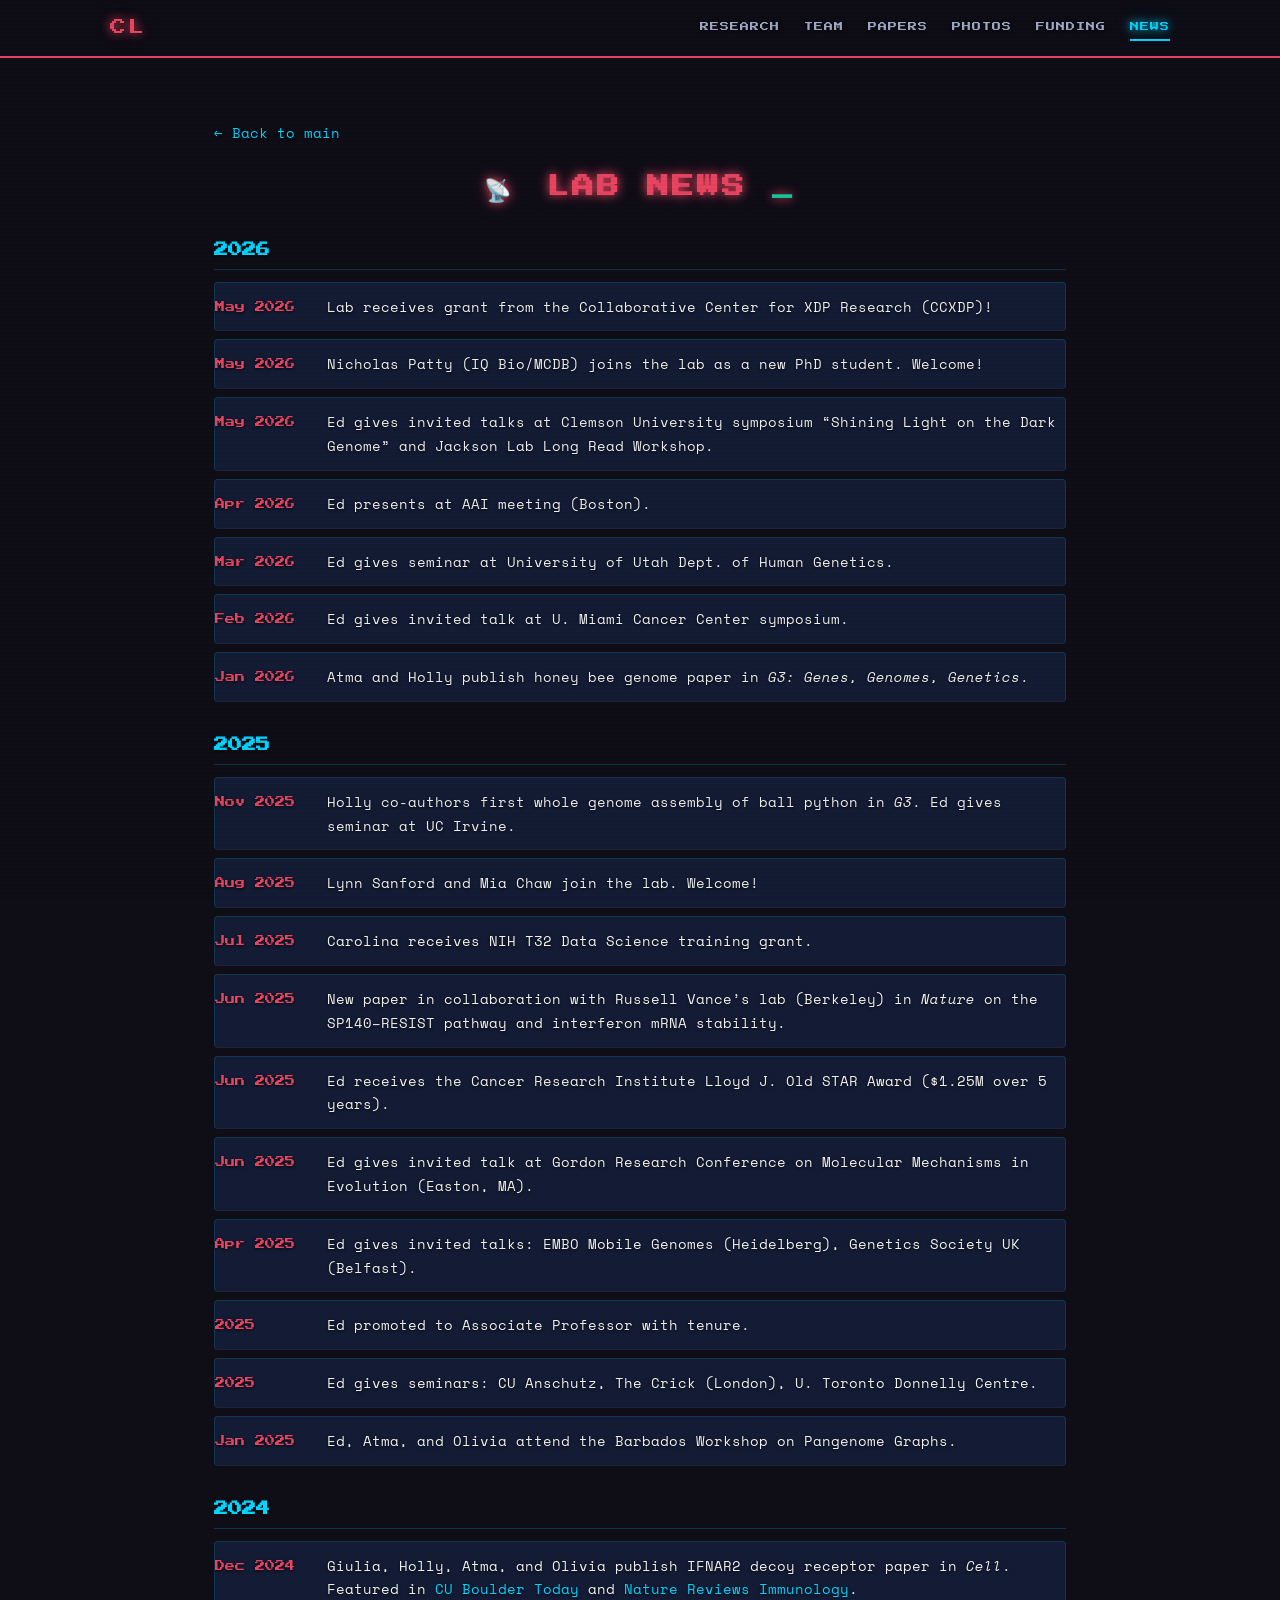
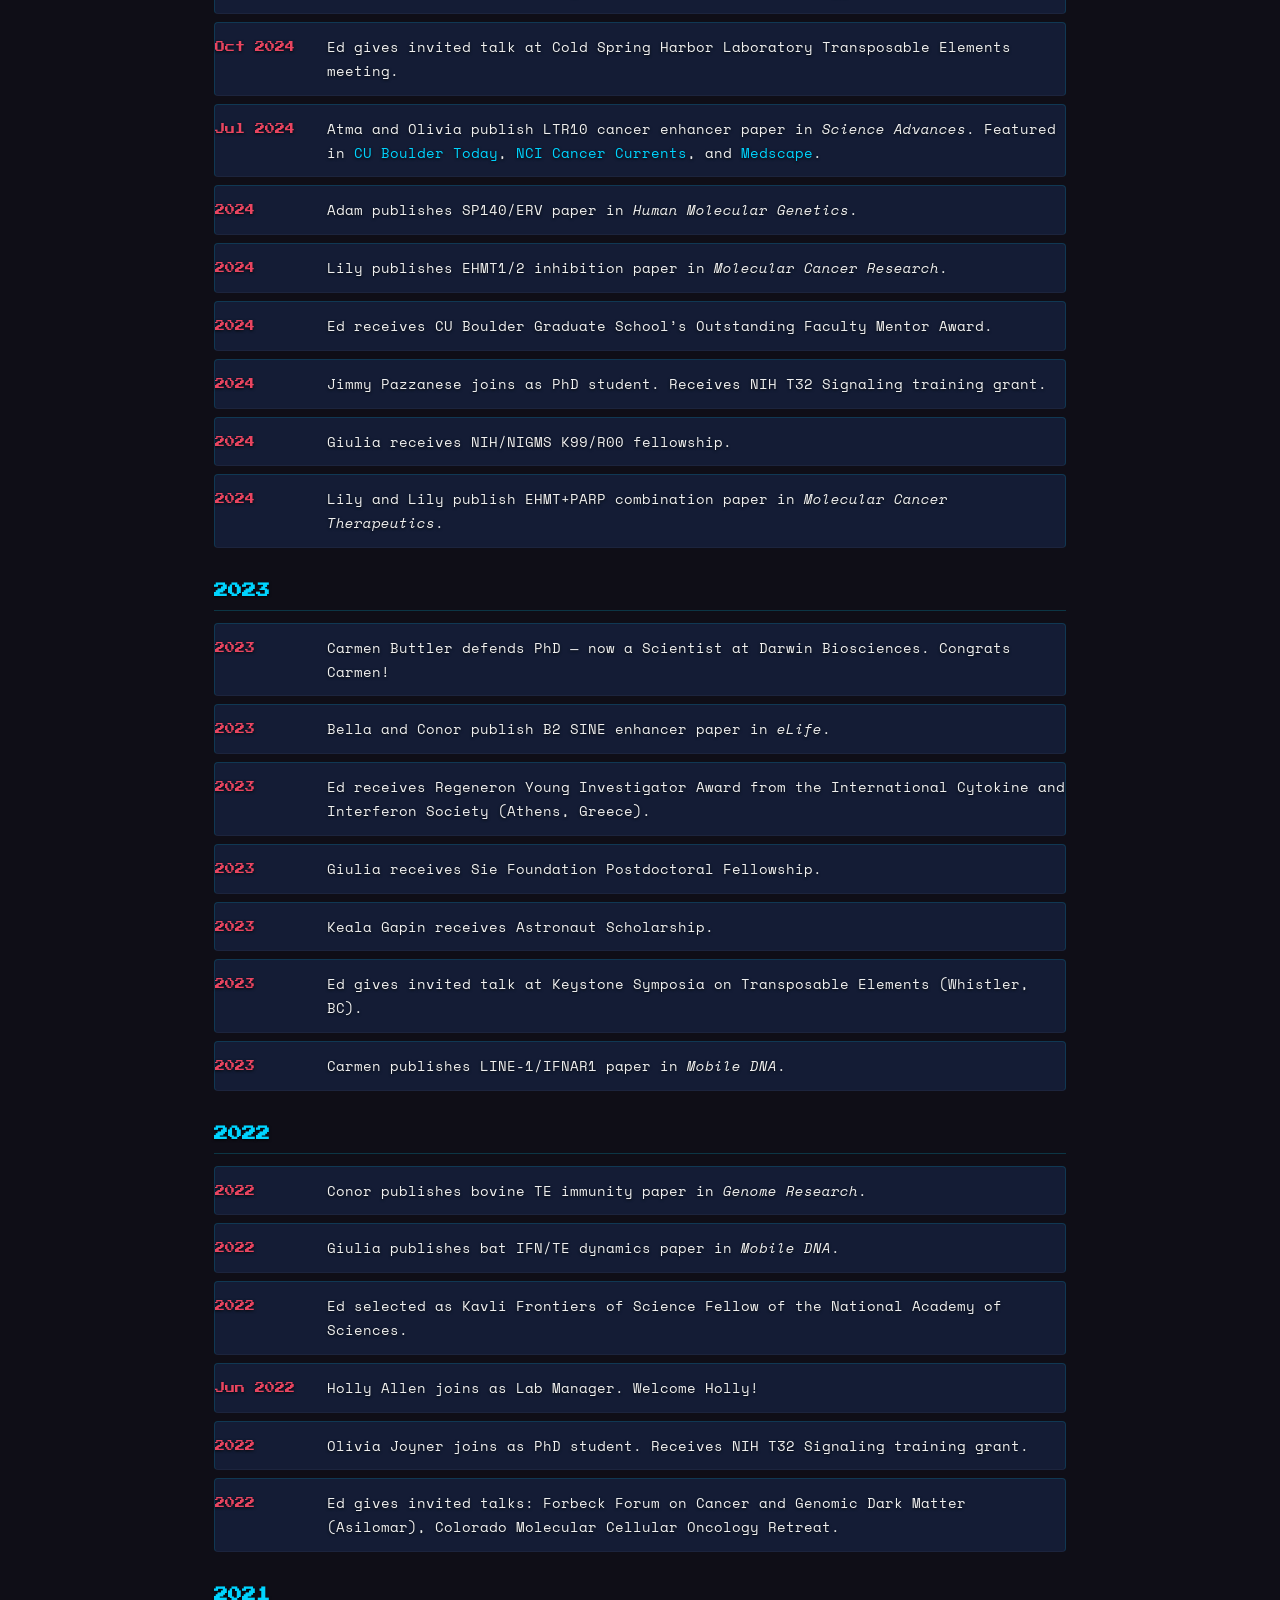
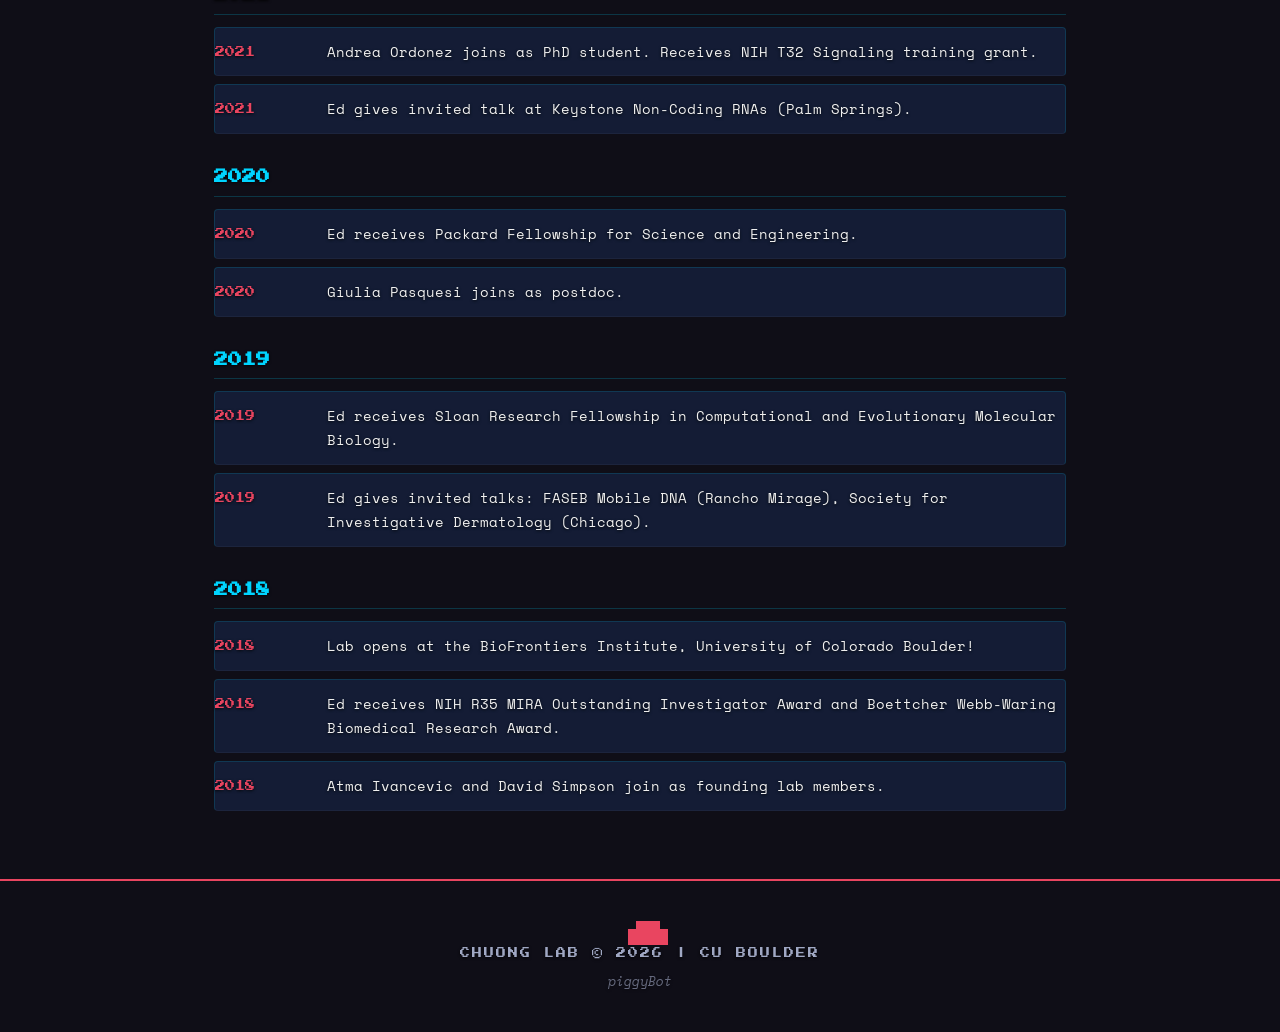
<file: labwebsite/news.html>
<!DOCTYPE html>
<html lang="en">
<head>
    <meta charset="UTF-8">
    <meta name="robots" content="noindex, nofollow">
    <meta name="viewport" content="width=device-width, initial-scale=1.0">
    <title>Chuong Lab | News</title>
    <meta name="description" content="News from the Chuong Lab at CU Boulder">
    <link rel="preconnect" href="https://fonts.googleapis.com">
    <link rel="preconnect" href="https://fonts.gstatic.com" crossorigin>
    <link href="https://fonts.googleapis.com/css2?family=Press+Start+2P&family=Space+Mono:ital,wght@0,400;0,700;1,400&display=swap" rel="stylesheet">
    <link rel="stylesheet" href="css/style.css?v=4">
    <link rel="icon" href="data:image/svg+xml,<svg xmlns='http://www.w3.org/2000/svg' viewBox='0 0 16 16'><text y='14' font-size='14'>🧬</text></svg>">
    <style>
        .news-page {
            padding: 120px 24px 60px;
            max-width: 900px;
            margin: 0 auto;
        }
        .news-page .section-title {
            text-align: center;
            margin-bottom: 12px;
        }
        .news-back {
            display: inline-block;
            margin-bottom: 24px;
            color: var(--neon-cyan);
            text-decoration: none;
            font-family: 'Space Mono', monospace;
            font-size: 0.9rem;
        }
        .news-back:hover { color: var(--neon-green); }
        .news-full-list .news-item {
            padding: 12px 0;
            border-bottom: 1px solid rgba(255,255,255,0.04);
        }
        .news-full-list .news-date {
            font-family: 'Press Start 2P', monospace;
            font-size: 10px;
            color: var(--neon-pink);
            min-width: 100px;
            display: inline-block;
        }
        .news-full-list .news-item p {
            display: inline;
            font-size: 14px;
            color: var(--text-primary);
        }
        .news-year-header {
            font-family: 'Press Start 2P', monospace;
            font-size: 14px;
            color: var(--neon-cyan);
            margin-top: 32px;
            margin-bottom: 12px;
            padding-bottom: 6px;
            border-bottom: 1px solid rgba(0, 212, 255, 0.2);
        }
        @media (max-width: 768px) {
            .news-page { padding: 100px 16px 40px; }
        }
    </style>
</head>
<body>

<!-- Scanline overlay -->
<div class="scanlines"></div>

<!-- Navigation -->
<nav id="nav">
    <div class="nav-inner">
        <a href="index.html" class="nav-logo">CL</a>
        <div class="nav-links">
            <a href="index.html#research">Research</a>
            <a href="index.html#team">Team</a>
            <a href="publications.html">Papers</a>
            <a href="gallery.html">Photos</a>
            <a href="index.html#funding">Funding</a>
            <a href="news.html" class="active">News</a>
        </div>
        <button class="nav-toggle" aria-label="Menu">&#9776;</button>
    </div>
</nav>

<main class="news-page">
    <a href="index.html" class="news-back">&larr; Back to main</a>
    <h2 class="section-title pixel-font glitch">
        <span class="title-icon">&#x1F4E1;</span> LAB NEWS
        <span class="blink">_</span>
    </h2>

    <div class="news-full-list">

        <h3 class="news-year-header">2026</h3>
        <div class="news-item">
            <span class="news-date">May 2026</span>
            <p>Lab receives grant from the Collaborative Center for XDP Research (CCXDP)!</p>
        </div>
        <div class="news-item">
            <span class="news-date">May 2026</span>
            <p>Nicholas Patty (IQ Bio/MCDB) joins the lab as a new PhD student. Welcome!</p>
        </div>
        <div class="news-item">
            <span class="news-date">May 2026</span>
            <p>Ed gives invited talks at Clemson University symposium &ldquo;Shining Light on the Dark Genome&rdquo; and Jackson Lab Long Read Workshop.</p>
        </div>
        <div class="news-item">
            <span class="news-date">Apr 2026</span>
            <p>Ed presents at AAI meeting (Boston).</p>
        </div>
        <div class="news-item">
            <span class="news-date">Mar 2026</span>
            <p>Ed gives seminar at University of Utah Dept. of Human Genetics.</p>
        </div>
        <div class="news-item">
            <span class="news-date">Feb 2026</span>
            <p>Ed gives invited talk at U. Miami Cancer Center symposium.</p>
        </div>
        <div class="news-item">
            <span class="news-date">Jan 2026</span>
            <p>Atma and Holly publish honey bee genome paper in <em>G3: Genes, Genomes, Genetics</em>.</p>
        </div>

        <h3 class="news-year-header">2025</h3>
        <div class="news-item">
            <span class="news-date">Nov 2025</span>
            <p>Holly co-authors first whole genome assembly of ball python in <em>G3</em>. Ed gives seminar at UC Irvine.</p>
        </div>
        <div class="news-item">
            <span class="news-date">Aug 2025</span>
            <p>Lynn Sanford and Mia Chaw join the lab. Welcome!</p>
        </div>
        <div class="news-item">
            <span class="news-date">Jul 2025</span>
            <p>Carolina receives NIH T32 Data Science training grant.</p>
        </div>
        <div class="news-item">
            <span class="news-date">Jun 2025</span>
            <p>New paper in collaboration with Russell Vance&rsquo;s lab (Berkeley) in <em>Nature</em> on the SP140&ndash;RESIST pathway and interferon mRNA stability.</p>
        </div>
        <div class="news-item">
            <span class="news-date">Jun 2025</span>
            <p>Ed receives the Cancer Research Institute Lloyd J. Old STAR Award ($1.25M over 5 years).</p>
        </div>
        <div class="news-item">
            <span class="news-date">Jun 2025</span>
            <p>Ed gives invited talk at Gordon Research Conference on Molecular Mechanisms in Evolution (Easton, MA).</p>
        </div>
        <div class="news-item">
            <span class="news-date">Apr 2025</span>
            <p>Ed gives invited talks: EMBO Mobile Genomes (Heidelberg), Genetics Society UK (Belfast).</p>
        </div>
        <div class="news-item">
            <span class="news-date">2025</span>
            <p>Ed promoted to Associate Professor with tenure.</p>
        </div>
        <div class="news-item">
            <span class="news-date">2025</span>
            <p>Ed gives seminars: CU Anschutz, The Crick (London), U. Toronto Donnelly Centre.</p>
        </div>
        <div class="news-item">
            <span class="news-date">Jan 2025</span>
            <p>Ed, Atma, and Olivia attend the Barbados Workshop on Pangenome Graphs.</p>
        </div>

        <h3 class="news-year-header">2024</h3>
        <div class="news-item">
            <span class="news-date">Dec 2024</span>
            <p>Giulia, Holly, Atma, and Olivia publish IFNAR2 decoy receptor paper in <em>Cell</em>. Featured in <a href="https://www.colorado.edu/today/2024/12/12/why-does-covid-19-virus-sicken-some-more-others-discovery-sheds-light" target="_blank">CU Boulder Today</a> and <a href="https://www.nature.com/articles/s41577-024-01126-1" target="_blank">Nature Reviews Immunology</a>.</p>
        </div>
        <div class="news-item">
            <span class="news-date">Oct 2024</span>
            <p>Ed gives invited talk at Cold Spring Harbor Laboratory Transposable Elements meeting.</p>
        </div>
        <div class="news-item">
            <span class="news-date">Jul 2024</span>
            <p>Atma and Olivia publish LTR10 cancer enhancer paper in <em>Science Advances</em>. Featured in <a href="https://www.colorado.edu/today/2024/07/17/ancient-viruses-fuel-modern-day-cancers" target="_blank">CU Boulder Today</a>, <a href="https://www.cancer.gov/news-events/cancer-currents-blog/2024/ancient-retrovirus-dna-ltr10-cancer" target="_blank">NCI Cancer Currents</a>, and <a href="https://www.medscape.com/viewarticle/ancient-viruses-our-dna-hold-clues-cancer-treatment-2024a1000dtv" target="_blank">Medscape</a>.</p>
        </div>
        <div class="news-item">
            <span class="news-date">2024</span>
            <p>Adam publishes SP140/ERV paper in <em>Human Molecular Genetics</em>.</p>
        </div>
        <div class="news-item">
            <span class="news-date">2024</span>
            <p>Lily publishes EHMT1/2 inhibition paper in <em>Molecular Cancer Research</em>.</p>
        </div>
        <div class="news-item">
            <span class="news-date">2024</span>
            <p>Ed receives CU Boulder Graduate School&rsquo;s Outstanding Faculty Mentor Award.</p>
        </div>
        <div class="news-item">
            <span class="news-date">2024</span>
            <p>Jimmy Pazzanese joins as PhD student. Receives NIH T32 Signaling training grant.</p>
        </div>
        <div class="news-item">
            <span class="news-date">2024</span>
            <p>Giulia receives NIH/NIGMS K99/R00 fellowship.</p>
        </div>
        <div class="news-item">
            <span class="news-date">2024</span>
            <p>Lily and Lily publish EHMT+PARP combination paper in <em>Molecular Cancer Therapeutics</em>.</p>
        </div>

        <h3 class="news-year-header">2023</h3>
        <div class="news-item">
            <span class="news-date">2023</span>
            <p>Carmen Buttler defends PhD &mdash; now a Scientist at Darwin Biosciences. Congrats Carmen!</p>
        </div>
        <div class="news-item">
            <span class="news-date">2023</span>
            <p>Bella and Conor publish B2 SINE enhancer paper in <em>eLife</em>.</p>
        </div>
        <div class="news-item">
            <span class="news-date">2023</span>
            <p>Ed receives Regeneron Young Investigator Award from the International Cytokine and Interferon Society (Athens, Greece).</p>
        </div>
        <div class="news-item">
            <span class="news-date">2023</span>
            <p>Giulia receives Sie Foundation Postdoctoral Fellowship.</p>
        </div>
        <div class="news-item">
            <span class="news-date">2023</span>
            <p>Keala Gapin receives Astronaut Scholarship.</p>
        </div>
        <div class="news-item">
            <span class="news-date">2023</span>
            <p>Ed gives invited talk at Keystone Symposia on Transposable Elements (Whistler, BC).</p>
        </div>
        <div class="news-item">
            <span class="news-date">2023</span>
            <p>Carmen publishes LINE-1/IFNAR1 paper in <em>Mobile DNA</em>.</p>
        </div>

        <h3 class="news-year-header">2022</h3>
        <div class="news-item">
            <span class="news-date">2022</span>
            <p>Conor publishes bovine TE immunity paper in <em>Genome Research</em>.</p>
        </div>
        <div class="news-item">
            <span class="news-date">2022</span>
            <p>Giulia publishes bat IFN/TE dynamics paper in <em>Mobile DNA</em>.</p>
        </div>
        <div class="news-item">
            <span class="news-date">2022</span>
            <p>Ed selected as Kavli Frontiers of Science Fellow of the National Academy of Sciences.</p>
        </div>
        <div class="news-item">
            <span class="news-date">Jun 2022</span>
            <p>Holly Allen joins as Lab Manager. Welcome Holly!</p>
        </div>
        <div class="news-item">
            <span class="news-date">2022</span>
            <p>Olivia Joyner joins as PhD student. Receives NIH T32 Signaling training grant.</p>
        </div>
        <div class="news-item">
            <span class="news-date">2022</span>
            <p>Ed gives invited talks: Forbeck Forum on Cancer and Genomic Dark Matter (Asilomar), Colorado Molecular Cellular Oncology Retreat.</p>
        </div>

        <h3 class="news-year-header">2021</h3>
        <div class="news-item">
            <span class="news-date">2021</span>
            <p>Andrea Ordonez joins as PhD student. Receives NIH T32 Signaling training grant.</p>
        </div>
        <div class="news-item">
            <span class="news-date">2021</span>
            <p>Ed gives invited talk at Keystone Non-Coding RNAs (Palm Springs).</p>
        </div>

        <h3 class="news-year-header">2020</h3>
        <div class="news-item">
            <span class="news-date">2020</span>
            <p>Ed receives Packard Fellowship for Science and Engineering.</p>
        </div>
        <div class="news-item">
            <span class="news-date">2020</span>
            <p>Giulia Pasquesi joins as postdoc.</p>
        </div>

        <h3 class="news-year-header">2019</h3>
        <div class="news-item">
            <span class="news-date">2019</span>
            <p>Ed receives Sloan Research Fellowship in Computational and Evolutionary Molecular Biology.</p>
        </div>
        <div class="news-item">
            <span class="news-date">2019</span>
            <p>Ed gives invited talks: FASEB Mobile DNA (Rancho Mirage), Society for Investigative Dermatology (Chicago).</p>
        </div>

        <h3 class="news-year-header">2018</h3>
        <div class="news-item">
            <span class="news-date">2018</span>
            <p>Lab opens at the BioFrontiers Institute, University of Colorado Boulder!</p>
        </div>
        <div class="news-item">
            <span class="news-date">2018</span>
            <p>Ed receives NIH R35 MIRA Outstanding Investigator Award and Boettcher Webb-Waring Biomedical Research Award.</p>
        </div>
        <div class="news-item">
            <span class="news-date">2018</span>
            <p>Atma Ivancevic and David Simpson join as founding lab members.</p>
        </div>
    </div>
</main>

<footer>
    <div class="footer-inner">
        <div class="footer-invader"></div>
        <p class="pixel-font small">CHUONG LAB &copy; 2026 | CU BOULDER</p>
        <p class="footer-sub">piggyBot</p>
    </div>
</footer>

<script type="module" src="js/main.js?v=2"></script>
</body>
</html>
</file>
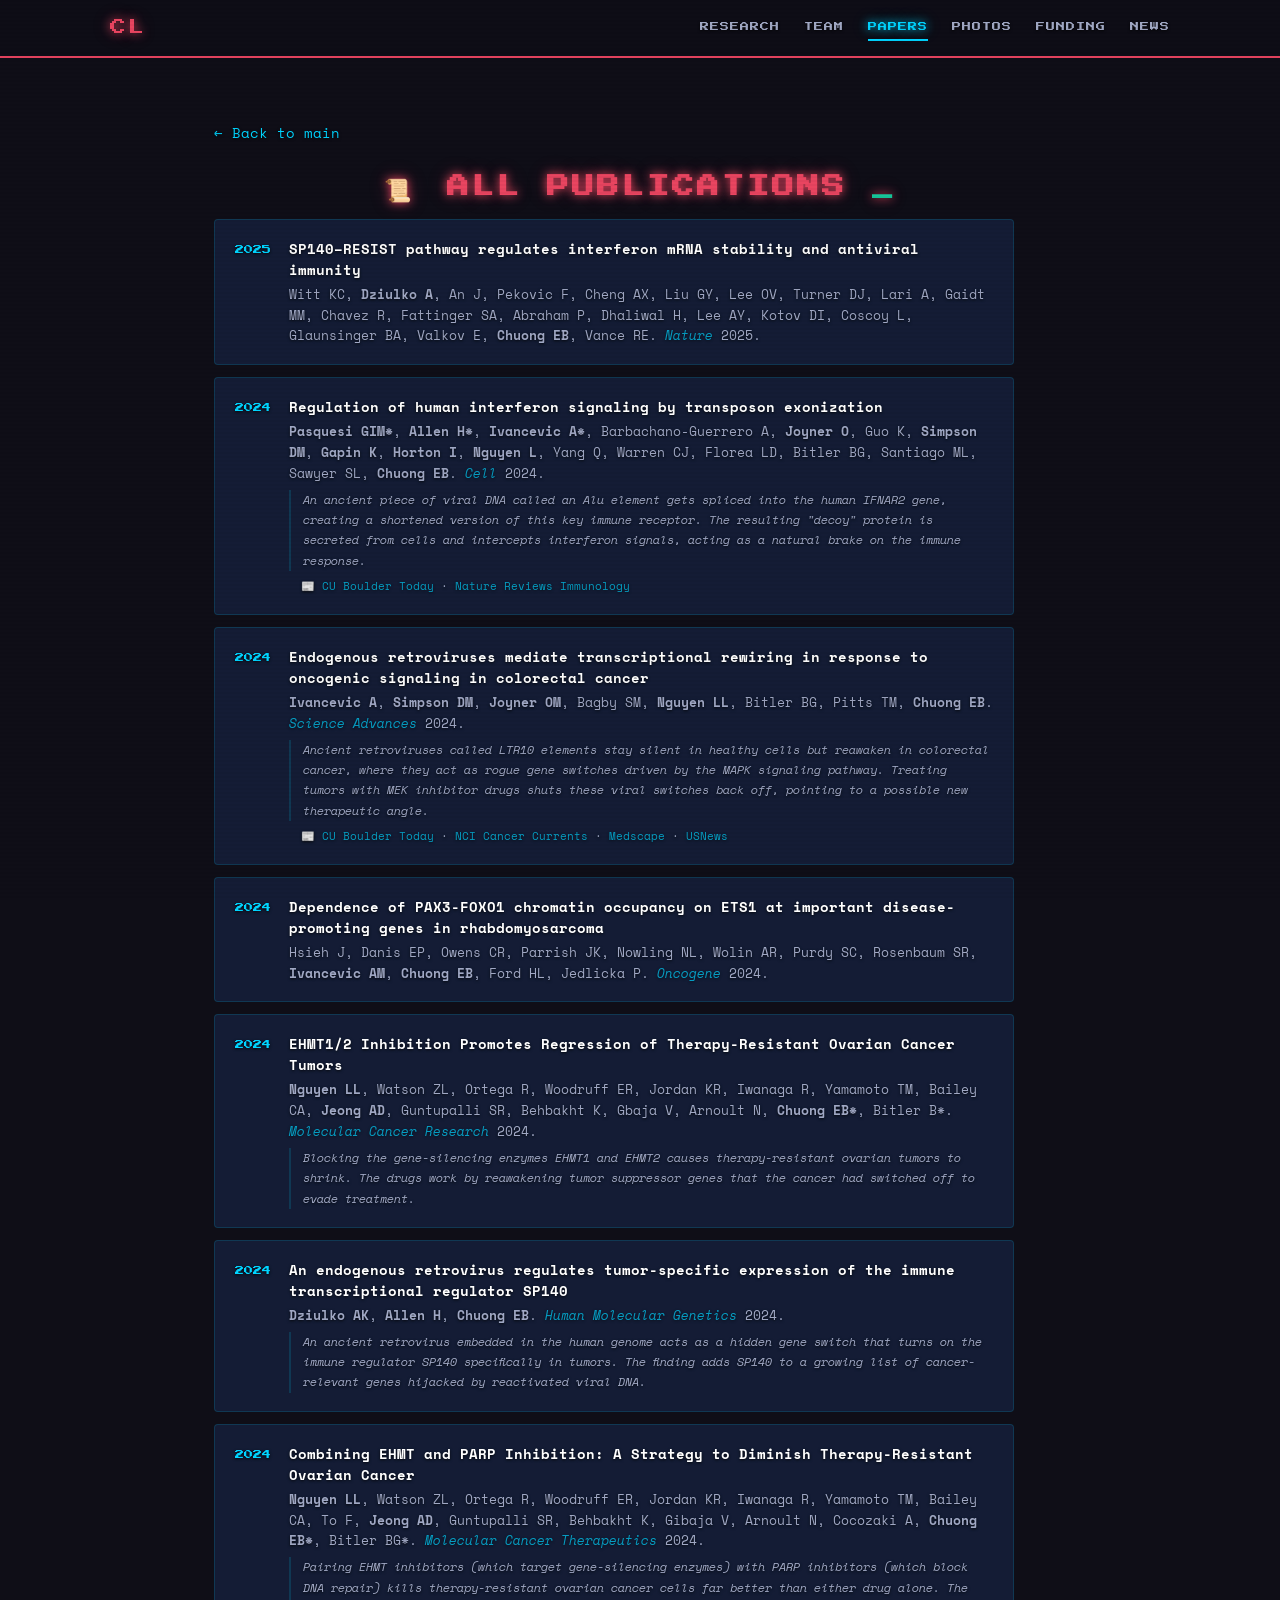
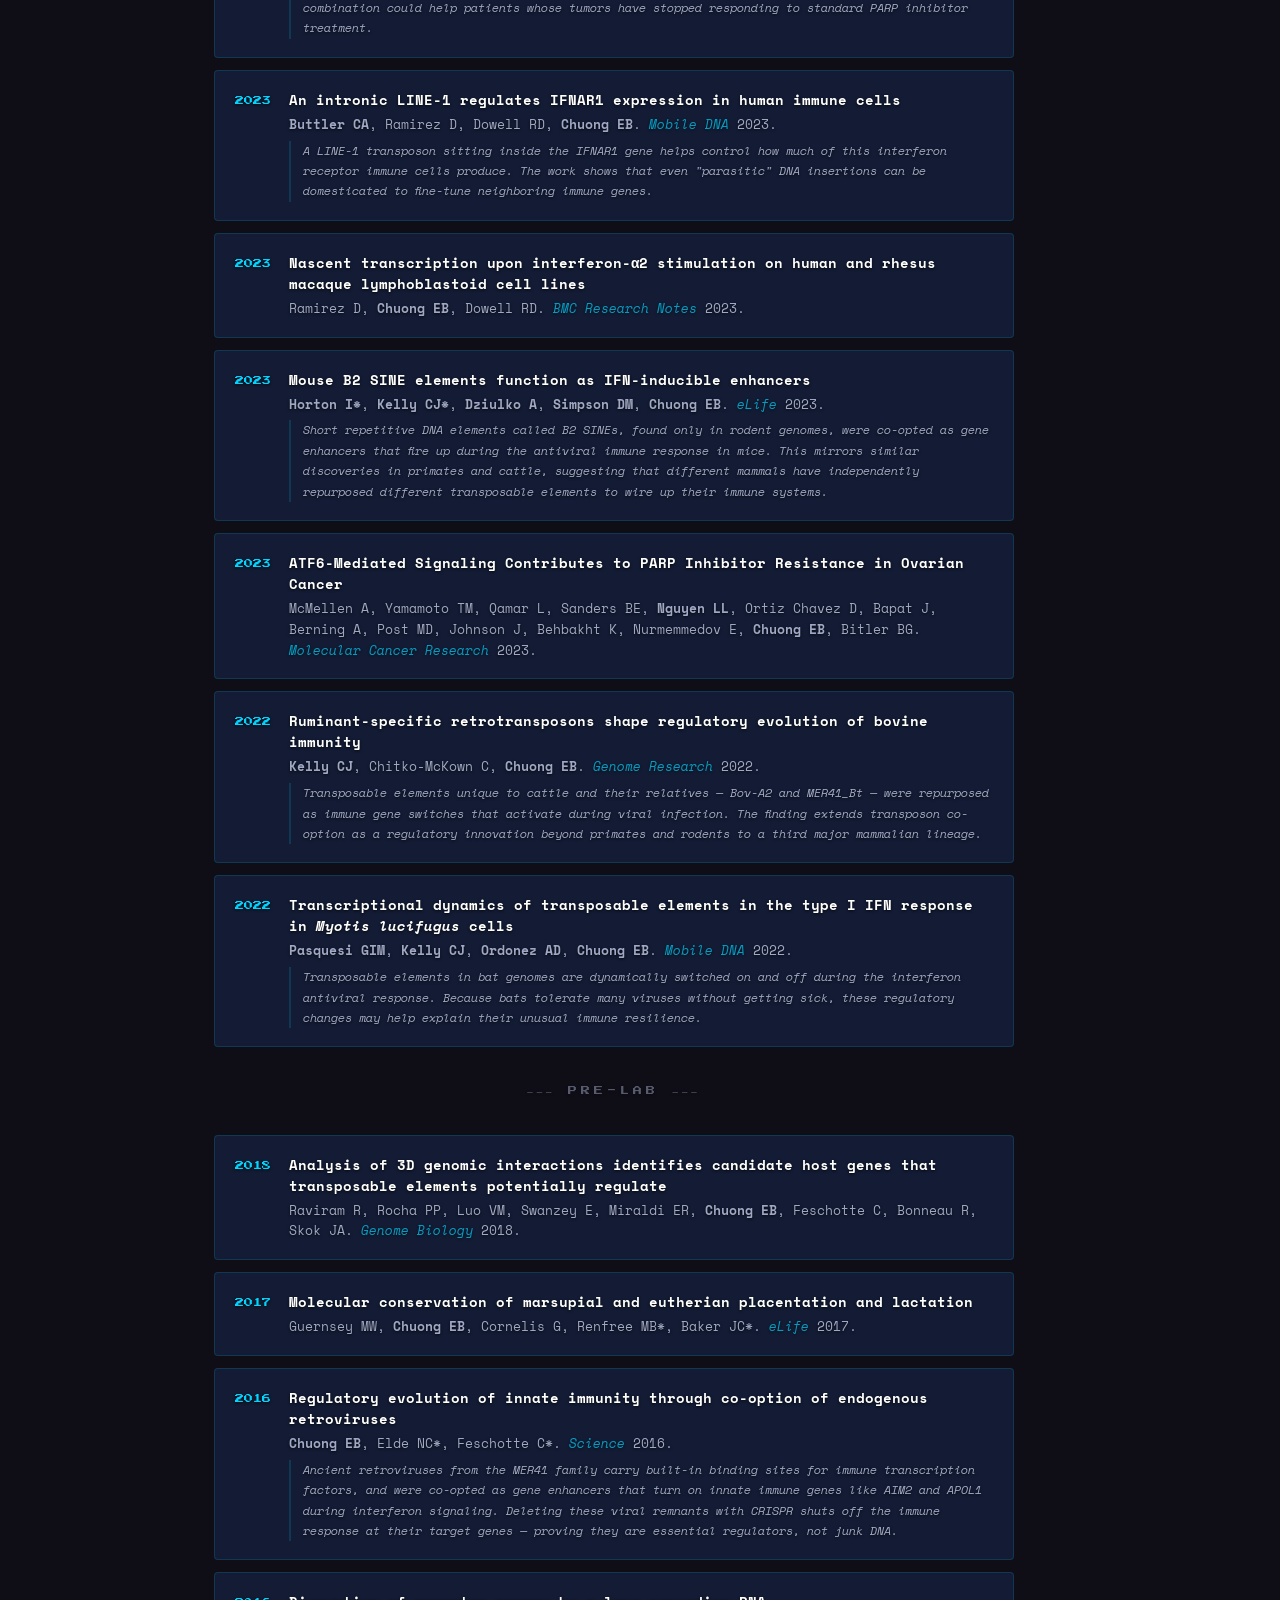
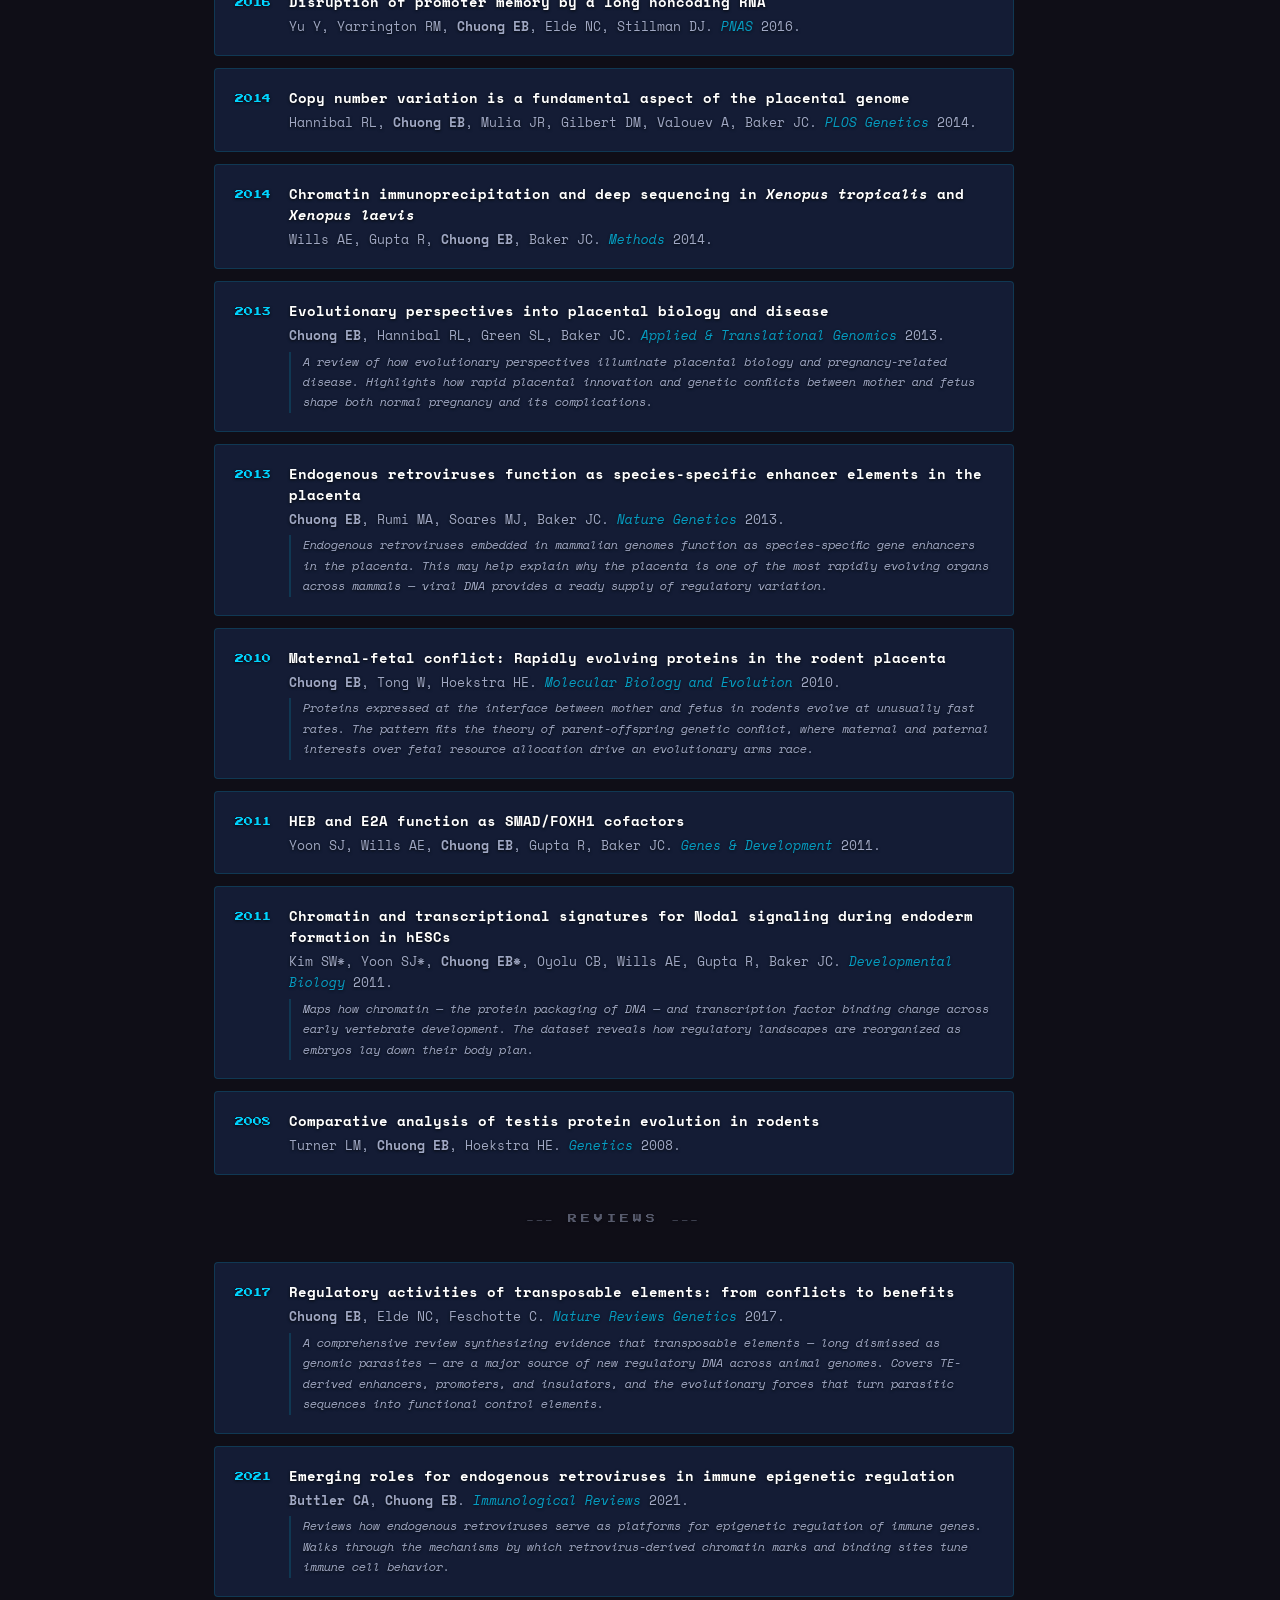
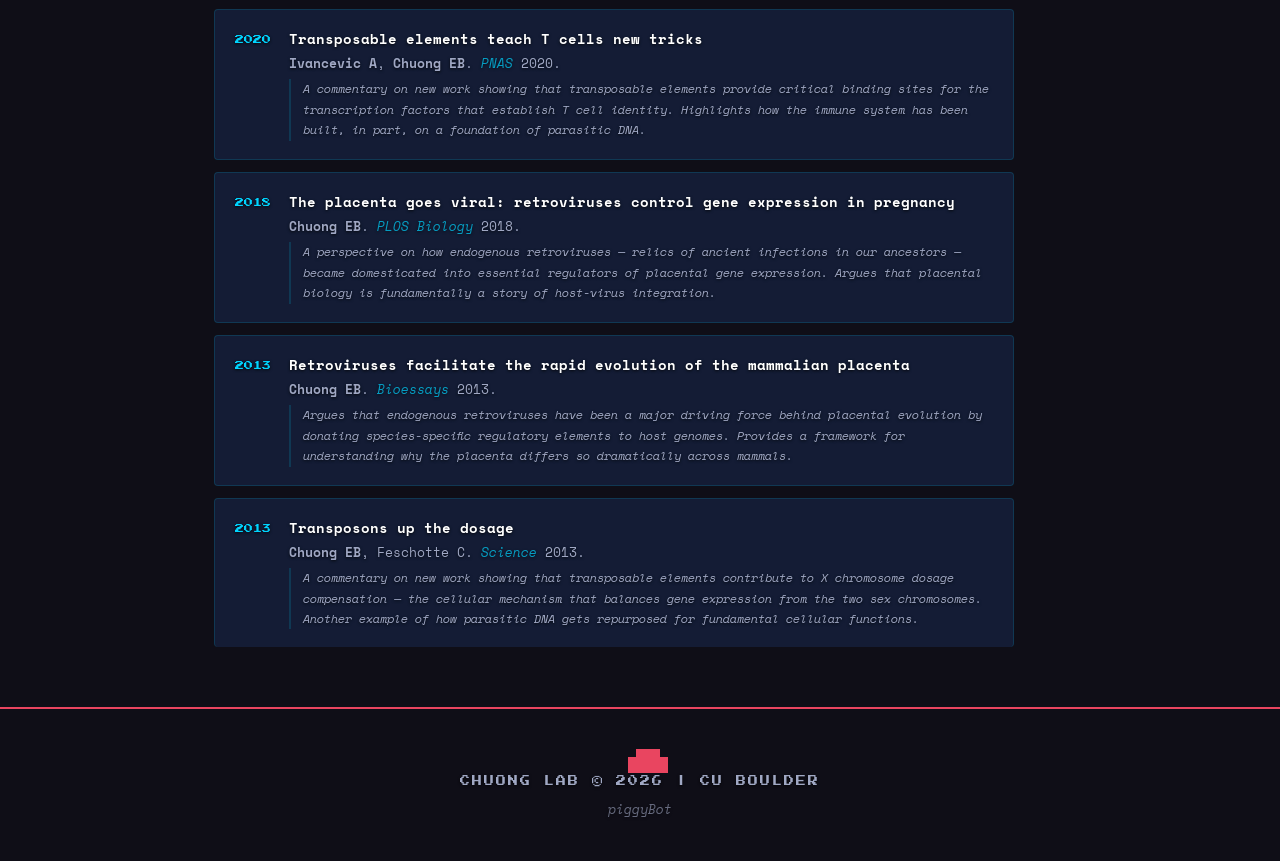
<file: labwebsite/publications.html>
<!DOCTYPE html>
<html lang="en">
<head>
    <meta charset="UTF-8">
    <meta name="viewport" content="width=device-width, initial-scale=1.0">
    <title>Chuong Lab | Publications</title>
    <meta name="description" content="Full publication list from the Chuong Lab at CU Boulder">
    <link rel="canonical" href="https://chuonglab.colorado.edu/publications.html">
    <meta property="og:type" content="website">
    <meta property="og:site_name" content="Chuong Lab">
    <meta property="og:title" content="Chuong Lab | Publications">
    <meta property="og:description" content="Full publication list from the Chuong Lab at CU Boulder — transposable elements, genome evolution, and immune gene regulation.">
    <meta property="og:url" content="https://chuonglab.colorado.edu/publications.html">
    <meta property="og:image" content="https://chuonglab.colorado.edu/images/og-image.jpg">
    <meta property="og:image:width" content="1200">
    <meta property="og:image:height" content="630">
    <meta name="twitter:card" content="summary_large_image">
    <meta name="twitter:image" content="https://chuonglab.colorado.edu/images/og-image.jpg">
    <link rel="preconnect" href="https://fonts.googleapis.com">
    <link rel="preconnect" href="https://fonts.gstatic.com" crossorigin>
    <link href="https://fonts.googleapis.com/css2?family=Press+Start+2P&family=Space+Mono:ital,wght@0,400;0,700;1,400&display=swap" rel="stylesheet">
    <link rel="stylesheet" href="css/style.css?v=4">
    <link rel="icon" href="data:image/svg+xml,<svg xmlns='http://www.w3.org/2000/svg' viewBox='0 0 16 16'><text y='14' font-size='14'>🧬</text></svg>">
    <style>
        .pub-page {
            padding: 120px 24px 60px;
            max-width: 900px;
            margin: 0 auto;
        }
        .pub-page .section-title {
            text-align: center;
            margin-bottom: 12px;
        }
        .pub-back {
            display: inline-block;
            margin-bottom: 24px;
            color: var(--neon-cyan);
            text-decoration: none;
            font-family: 'Space Mono', monospace;
            font-size: 0.9rem;
        }
        .pub-back:hover {
            color: var(--neon-green);
        }
        @media (max-width: 768px) {
            .pub-page { padding: 100px 16px 40px; }
        }
    </style>
</head>
<body>

<!-- Scanline overlay -->
<div class="scanlines"></div>

<!-- Navigation -->
<nav id="nav">
    <div class="nav-inner">
        <a href="index.html" class="nav-logo">CL</a>
        <div class="nav-links">
            <a href="index.html#research">Research</a>
            <a href="index.html#team">Team</a>
            <a href="publications.html" class="active">Papers</a>
            <a href="gallery.html">Photos</a>
            <a href="index.html#funding">Funding</a>
            <a href="index.html#news">News</a>
        </div>
        <button class="nav-toggle" aria-label="Menu">&#9776;</button>
    </div>
</nav>

<main class="pub-page">
    <a href="index.html" class="pub-back">&larr; Back to main</a>
    <h2 class="section-title pixel-font">
        <span class="title-icon">&#x1F4DC;</span> ALL PUBLICATIONS
        <span class="blink">_</span>
    </h2>

    <div class="pub-list">

        <div class="pub-item">
            <span class="pub-year">2025</span>
            <div class="pub-text">
                <a href="https://www.nature.com/articles/s41586-025-09152-2" target="_blank" rel="noopener" class="pub-title">SP140&ndash;RESIST pathway regulates interferon mRNA stability and antiviral immunity</a>
                <span class="pub-authors">Witt KC, <strong>Dziulko A</strong>, An J, Pekovic F, Cheng AX, Liu GY, Lee OV, Turner DJ, Lari A, Gaidt MM, Chavez R, Fattinger SA, Abraham P, Dhaliwal H, Lee AY, Kotov DI, Coscoy L, Glaunsinger BA, Valkov E, <strong>Chuong EB</strong>, Vance RE. <em>Nature</em> 2025.</span>
            </div>
        </div>

        <div class="pub-item">
            <span class="pub-year">2024</span>
            <div class="pub-text">
                <a href="https://www.cell.com/cell/fulltext/S0092-8674(24)01333-3" target="_blank" rel="noopener" class="pub-title">Regulation of human interferon signaling by transposon exonization</a>
                <span class="pub-authors"><strong>Pasquesi GIM*</strong>, <strong>Allen H*</strong>, <strong>Ivancevic A*</strong>, Barbachano-Guerrero A, <strong>Joyner O</strong>, Guo K, <strong>Simpson DM</strong>, <strong>Gapin K</strong>, <strong>Horton I</strong>, <strong>Nguyen L</strong>, Yang Q, Warren CJ, Florea LD, Bitler BG, Santiago ML, Sawyer SL, <strong>Chuong EB</strong>. <em>Cell</em> 2024.</span>
                <p class="pub-summary">An ancient piece of viral DNA called an Alu element gets spliced into the human IFNAR2 gene, creating a shortened version of this key immune receptor. The resulting "decoy" protein is secreted from cells and intercepts interferon signals, acting as a natural brake on the immune response.</p>
                <div class="pub-press">📰 <a href="https://www.colorado.edu/today/2024/12/12/why-does-covid-19-virus-sicken-some-more-others-discovery-sheds-light" target="_blank">CU Boulder Today</a> · <a href="https://www.nature.com/articles/s41577-024-01126-1" target="_blank">Nature Reviews Immunology</a></div>
            </div>
        </div>

        <div class="pub-item">
            <span class="pub-year">2024</span>
            <div class="pub-text">
                <a href="https://www.science.org/doi/10.1126/sciadv.ado1218" target="_blank" rel="noopener" class="pub-title">Endogenous retroviruses mediate transcriptional rewiring in response to oncogenic signaling in colorectal cancer</a>
                <span class="pub-authors"><strong>Ivancevic A</strong>, <strong>Simpson DM</strong>, <strong>Joyner OM</strong>, Bagby SM, <strong>Nguyen LL</strong>, Bitler BG, Pitts TM, <strong>Chuong EB</strong>. <em>Science Advances</em> 2024.</span>
                <p class="pub-summary">Ancient retroviruses called LTR10 elements stay silent in healthy cells but reawaken in colorectal cancer, where they act as rogue gene switches driven by the MAPK signaling pathway. Treating tumors with MEK inhibitor drugs shuts these viral switches back off, pointing to a possible new therapeutic angle.</p>
                <div class="pub-press">📰 <a href="https://www.colorado.edu/today/2024/07/17/ancient-viruses-fuel-modern-day-cancers" target="_blank">CU Boulder Today</a> · <a href="https://www.cancer.gov/news-events/cancer-currents-blog/2024/ancient-retrovirus-dna-ltr10-cancer" target="_blank">NCI Cancer Currents</a> · <a href="https://www.medscape.com/viewarticle/ancient-viruses-our-dna-hold-clues-cancer-treatment-2024a1000dtv" target="_blank">Medscape</a> · <a href="https://www.usnews.com/news/health-news/articles/2024-07-19/ancient-viruses-might-be-spurring-modern-day-cancers" target="_blank">USNews</a></div>
            </div>
        </div>

        <div class="pub-item">
            <span class="pub-year">2024</span>
            <div class="pub-text">
                <a href="https://doi.org/10.1038/s41388-024-03201-2" target="_blank" rel="noopener" class="pub-title">Dependence of PAX3-FOXO1 chromatin occupancy on ETS1 at important disease-promoting genes in rhabdomyosarcoma</a>
                <span class="pub-authors">Hsieh J, Danis EP, Owens CR, Parrish JK, Nowling NL, Wolin AR, Purdy SC, Rosenbaum SR, <strong>Ivancevic AM</strong>, <strong>Chuong EB</strong>, Ford HL, Jedlicka P. <em>Oncogene</em> 2024.</span>
            </div>
        </div>

        <div class="pub-item">
            <span class="pub-year">2024</span>
            <div class="pub-text">
                <a href="https://pubmed.ncbi.nlm.nih.gov/39136655/" target="_blank" rel="noopener" class="pub-title">EHMT1/2 Inhibition Promotes Regression of Therapy-Resistant Ovarian Cancer Tumors</a>
                <span class="pub-authors"><strong>Nguyen LL</strong>, Watson ZL, Ortega R, Woodruff ER, Jordan KR, Iwanaga R, Yamamoto TM, Bailey CA, <strong>Jeong AD</strong>, Guntupalli SR, Behbakht K, Gbaja V, Arnoult N, <strong>Chuong EB*</strong>, Bitler B*. <em>Molecular Cancer Research</em> 2024.</span>
                <p class="pub-summary">Blocking the gene-silencing enzymes EHMT1 and EHMT2 causes therapy-resistant ovarian tumors to shrink. The drugs work by reawakening tumor suppressor genes that the cancer had switched off to evade treatment.</p>
            </div>
        </div>

        <div class="pub-item">
            <span class="pub-year">2024</span>
            <div class="pub-text">
                <a href="https://academic.oup.com/hmg/advance-article-abstract/doi/10.1093/hmg/ddae084/7673981" target="_blank" rel="noopener" class="pub-title">An endogenous retrovirus regulates tumor-specific expression of the immune transcriptional regulator SP140</a>
                <span class="pub-authors"><strong>Dziulko AK</strong>, <strong>Allen H</strong>, <strong>Chuong EB</strong>. <em>Human Molecular Genetics</em> 2024.</span>
                <p class="pub-summary">An ancient retrovirus embedded in the human genome acts as a hidden gene switch that turns on the immune regulator SP140 specifically in tumors. The finding adds SP140 to a growing list of cancer-relevant genes hijacked by reactivated viral DNA.</p>
            </div>
        </div>

        <div class="pub-item">
            <span class="pub-year">2024</span>
            <div class="pub-text">
                <a href="https://pubmed.ncbi.nlm.nih.gov/38714351/" target="_blank" rel="noopener" class="pub-title">Combining EHMT and PARP Inhibition: A Strategy to Diminish Therapy-Resistant Ovarian Cancer</a>
                <span class="pub-authors"><strong>Nguyen LL</strong>, Watson ZL, Ortega R, Woodruff ER, Jordan KR, Iwanaga R, Yamamoto TM, Bailey CA, To F, <strong>Jeong AD</strong>, Guntupalli SR, Behbakht K, Gibaja V, Arnoult N, Cocozaki A, <strong>Chuong EB*</strong>, Bitler BG*. <em>Molecular Cancer Therapeutics</em> 2024.</span>
                <p class="pub-summary">Pairing EHMT inhibitors (which target gene-silencing enzymes) with PARP inhibitors (which block DNA repair) kills therapy-resistant ovarian cancer cells far better than either drug alone. The combination could help patients whose tumors have stopped responding to standard PARP inhibitor treatment.</p>
            </div>
        </div>

        <div class="pub-item">
            <span class="pub-year">2023</span>
            <div class="pub-text">
                <a href="https://mobilednajournal.biomedcentral.com/articles/10.1186/s13100-023-00308-3" target="_blank" rel="noopener" class="pub-title">An intronic LINE-1 regulates IFNAR1 expression in human immune cells</a>
                <span class="pub-authors"><strong>Buttler CA</strong>, Ramirez D, Dowell RD, <strong>Chuong EB</strong>. <em>Mobile DNA</em> 2023.</span>
                <p class="pub-summary">A LINE-1 transposon sitting inside the IFNAR1 gene helps control how much of this interferon receptor immune cells produce. The work shows that even "parasitic" DNA insertions can be domesticated to fine-tune neighboring immune genes.</p>
            </div>
        </div>

        <div class="pub-item">
            <span class="pub-year">2023</span>
            <div class="pub-text">
                <a href="https://bmcresnotes.biomedcentral.com/articles/10.1186/s13104-023-06465-1" target="_blank" rel="noopener" class="pub-title">Nascent transcription upon interferon-&alpha;2 stimulation on human and rhesus macaque lymphoblastoid cell lines</a>
                <span class="pub-authors">Ramirez D, <strong>Chuong EB</strong>, Dowell RD. <em>BMC Research Notes</em> 2023.</span>
            </div>
        </div>

        <div class="pub-item">
            <span class="pub-year">2023</span>
            <div class="pub-text">
                <a href="https://elifesciences.org/articles/82617" target="_blank" rel="noopener" class="pub-title">Mouse B2 SINE elements function as IFN-inducible enhancers</a>
                <span class="pub-authors"><strong>Horton I*</strong>, <strong>Kelly CJ*</strong>, <strong>Dziulko A</strong>, <strong>Simpson DM</strong>, <strong>Chuong EB</strong>. <em>eLife</em> 2023.</span>
                <p class="pub-summary">Short repetitive DNA elements called B2 SINEs, found only in rodent genomes, were co-opted as gene enhancers that fire up during the antiviral immune response in mice. This mirrors similar discoveries in primates and cattle, suggesting that different mammals have independently repurposed different transposable elements to wire up their immune systems.</p>
            </div>
        </div>

        <div class="pub-item">
            <span class="pub-year">2023</span>
            <div class="pub-text">
                <a href="https://aacrjournals.org/mcr/article-abstract/21/1/3/711794" target="_blank" rel="noopener" class="pub-title">ATF6-Mediated Signaling Contributes to PARP Inhibitor Resistance in Ovarian Cancer</a>
                <span class="pub-authors">McMellen A, Yamamoto TM, Qamar L, Sanders BE, <strong>Nguyen LL</strong>, Ortiz Chavez D, Bapat J, Berning A, Post MD, Johnson J, Behbakht K, Nurmemmedov E, <strong>Chuong EB</strong>, Bitler BG. <em>Molecular Cancer Research</em> 2023.</span>
            </div>
        </div>

        <div class="pub-item">
            <span class="pub-year">2022</span>
            <div class="pub-text">
                <a href="https://genome.cshlp.org/content/early/2022/08/09/gr.276241.121.abstract" target="_blank" rel="noopener" class="pub-title">Ruminant-specific retrotransposons shape regulatory evolution of bovine immunity</a>
                <span class="pub-authors"><strong>Kelly CJ</strong>, Chitko-McKown C, <strong>Chuong EB</strong>. <em>Genome Research</em> 2022.</span>
                <p class="pub-summary">Transposable elements unique to cattle and their relatives — Bov-A2 and MER41_Bt — were repurposed as immune gene switches that activate during viral infection. The finding extends transposon co-option as a regulatory innovation beyond primates and rodents to a third major mammalian lineage.</p>
            </div>
        </div>

        <div class="pub-item">
            <span class="pub-year">2022</span>
            <div class="pub-text">
                <a href="https://mobilednajournal.biomedcentral.com/articles/10.1186/s13100-022-00277-z" target="_blank" rel="noopener" class="pub-title">Transcriptional dynamics of transposable elements in the type I IFN response in <em>Myotis lucifugus</em> cells</a>
                <span class="pub-authors"><strong>Pasquesi GIM</strong>, <strong>Kelly CJ</strong>, <strong>Ordonez AD</strong>, <strong>Chuong EB</strong>. <em>Mobile DNA</em> 2022.</span>
                <p class="pub-summary">Transposable elements in bat genomes are dynamically switched on and off during the interferon antiviral response. Because bats tolerate many viruses without getting sick, these regulatory changes may help explain their unusual immune resilience.</p>
            </div>
        </div>

        <div class="pub-divider pixel-font">&#x2500;&#x2500;&#x2500; PRE-LAB &#x2500;&#x2500;&#x2500;</div>

        <div class="pub-item">
            <span class="pub-year">2018</span>
            <div class="pub-text">
                <a href="https://link.springer.com/article/10.1186/s13059-018-1598-7" target="_blank" rel="noopener" class="pub-title">Analysis of 3D genomic interactions identifies candidate host genes that transposable elements potentially regulate</a>
                <span class="pub-authors">Raviram R, Rocha PP, Luo VM, Swanzey E, Miraldi ER, <strong>Chuong EB</strong>, Feschotte C, Bonneau R, Skok JA. <em>Genome Biology</em> 2018.</span>
            </div>
        </div>

        <div class="pub-item">
            <span class="pub-year">2017</span>
            <div class="pub-text">
                <a href="https://elifesciences.org/articles/27450" target="_blank" rel="noopener" class="pub-title">Molecular conservation of marsupial and eutherian placentation and lactation</a>
                <span class="pub-authors">Guernsey MW, <strong>Chuong EB</strong>, Cornelis G, Renfree MB*, Baker JC*. <em>eLife</em> 2017.</span>
            </div>
        </div>

        <div class="pub-item">
            <span class="pub-year">2016</span>
            <div class="pub-text">
                <a href="http://science.sciencemag.org/content/351/6277/1083" target="_blank" rel="noopener" class="pub-title">Regulatory evolution of innate immunity through co-option of endogenous retroviruses</a>
                <span class="pub-authors"><strong>Chuong EB</strong>, Elde NC*, Feschotte C*. <em>Science</em> 2016.</span>
                <p class="pub-summary">Ancient retroviruses from the MER41 family carry built-in binding sites for immune transcription factors, and were co-opted as gene enhancers that turn on innate immune genes like <em>AIM2</em> and <em>APOL1</em> during interferon signaling. Deleting these viral remnants with CRISPR shuts off the immune response at their target genes — proving they are essential regulators, not junk DNA.</p>
            </div>
        </div>

        <div class="pub-item">
            <span class="pub-year">2016</span>
            <div class="pub-text">
                <a href="http://www.pnas.org/content/early/2016/08/08/1601793113.abstract" target="_blank" rel="noopener" class="pub-title">Disruption of promoter memory by a long noncoding RNA</a>
                <span class="pub-authors">Yu Y, Yarrington RM, <strong>Chuong EB</strong>, Elde NC, Stillman DJ. <em>PNAS</em> 2016.</span>
            </div>
        </div>

        <div class="pub-item">
            <span class="pub-year">2014</span>
            <div class="pub-text">
                <a href="http://journals.plos.org/plosgenetics/article?id=10.1371/journal.pgen.1004290" target="_blank" rel="noopener" class="pub-title">Copy number variation is a fundamental aspect of the placental genome</a>
                <span class="pub-authors">Hannibal RL, <strong>Chuong EB</strong>, Mulia JR, Gilbert DM, Valouev A, Baker JC. <em>PLOS Genetics</em> 2014.</span>
            </div>
        </div>

        <div class="pub-item">
            <span class="pub-year">2014</span>
            <div class="pub-text">
                <a href="https://doi.org/10.1016/j.ymeth.2013.11.005" target="_blank" rel="noopener" class="pub-title">Chromatin immunoprecipitation and deep sequencing in <em>Xenopus tropicalis</em> and <em>Xenopus laevis</em></a>
                <span class="pub-authors">Wills AE, Gupta R, <strong>Chuong EB</strong>, Baker JC. <em>Methods</em> 2014.</span>
            </div>
        </div>

        <div class="pub-item">
            <span class="pub-year">2013</span>
            <div class="pub-text">
                <a href="https://doi.org/10.1016/j.atg.2013.01.001" target="_blank" rel="noopener" class="pub-title">Evolutionary perspectives into placental biology and disease</a>
                <span class="pub-authors"><strong>Chuong EB</strong>, Hannibal RL, Green SL, Baker JC. <em>Applied &amp; Translational Genomics</em> 2013.</span>
                <p class="pub-summary">A review of how evolutionary perspectives illuminate placental biology and pregnancy-related disease. Highlights how rapid placental innovation and genetic conflicts between mother and fetus shape both normal pregnancy and its complications.</p>
            </div>
        </div>

        <div class="pub-item">
            <span class="pub-year">2013</span>
            <div class="pub-text">
                <a href="http://www.nature.com/ng/journal/v45/n3/full/ng.2553.html" target="_blank" rel="noopener" class="pub-title">Endogenous retroviruses function as species-specific enhancer elements in the placenta</a>
                <span class="pub-authors"><strong>Chuong EB</strong>, Rumi MA, Soares MJ, Baker JC. <em>Nature Genetics</em> 2013.</span>
                <p class="pub-summary">Endogenous retroviruses embedded in mammalian genomes function as species-specific gene enhancers in the placenta. This may help explain why the placenta is one of the most rapidly evolving organs across mammals — viral DNA provides a ready supply of regulatory variation.</p>
            </div>
        </div>

        <div class="pub-item">
            <span class="pub-year">2010</span>
            <div class="pub-text">
                <a href="http://mbe.oxfordjournals.org/content/27/6/1221.full" target="_blank" rel="noopener" class="pub-title">Maternal-fetal conflict: Rapidly evolving proteins in the rodent placenta</a>
                <span class="pub-authors"><strong>Chuong EB</strong>, Tong W, Hoekstra HE. <em>Molecular Biology and Evolution</em> 2010.</span>
                <p class="pub-summary">Proteins expressed at the interface between mother and fetus in rodents evolve at unusually fast rates. The pattern fits the theory of parent-offspring genetic conflict, where maternal and paternal interests over fetal resource allocation drive an evolutionary arms race.</p>
            </div>
        </div>

        <div class="pub-item">
            <span class="pub-year">2011</span>
            <div class="pub-text">
                <a href="https://doi.org/10.1101/gad.16800511" target="_blank" rel="noopener" class="pub-title">HEB and E2A function as SMAD/FOXH1 cofactors</a>
                <span class="pub-authors">Yoon SJ, Wills AE, <strong>Chuong EB</strong>, Gupta R, Baker JC. <em>Genes &amp; Development</em> 2011.</span>
            </div>
        </div>

        <div class="pub-item">
            <span class="pub-year">2011</span>
            <div class="pub-text">
                <a href="https://doi.org/10.1016/j.ydbio.2010.12.044" target="_blank" rel="noopener" class="pub-title">Chromatin and transcriptional signatures for Nodal signaling during endoderm formation in hESCs</a>
                <span class="pub-authors">Kim SW*, Yoon SJ*, <strong>Chuong EB*</strong>, Oyolu CB, Wills AE, Gupta R, Baker JC. <em>Developmental Biology</em> 2011.</span>
                <p class="pub-summary">Maps how chromatin — the protein packaging of DNA — and transcription factor binding change across early vertebrate development. The dataset reveals how regulatory landscapes are reorganized as embryos lay down their body plan.</p>
            </div>
        </div>

        <div class="pub-item">
            <span class="pub-year">2008</span>
            <div class="pub-text">
                <a href="https://doi.org/10.1534/genetics.108.090092" target="_blank" rel="noopener" class="pub-title">Comparative analysis of testis protein evolution in rodents</a>
                <span class="pub-authors">Turner LM, <strong>Chuong EB</strong>, Hoekstra HE. <em>Genetics</em> 2008.</span>
            </div>
        </div>

        <div class="pub-divider pixel-font">&#x2500;&#x2500;&#x2500; REVIEWS &#x2500;&#x2500;&#x2500;</div>

        <div class="pub-item">
            <span class="pub-year">2017</span>
            <div class="pub-text">
                <a href="http://www.nature.com/nrg/journal/vaop/ncurrent/full/nrg.2016.139.html" target="_blank" rel="noopener" class="pub-title">Regulatory activities of transposable elements: from conflicts to benefits</a>
                <span class="pub-authors"><strong>Chuong EB</strong>, Elde NC, Feschotte C. <em>Nature Reviews Genetics</em> 2017.</span>
                <p class="pub-summary">A comprehensive review synthesizing evidence that transposable elements — long dismissed as genomic parasites — are a major source of new regulatory DNA across animal genomes. Covers TE-derived enhancers, promoters, and insulators, and the evolutionary forces that turn parasitic sequences into functional control elements.</p>
            </div>
        </div>

        <div class="pub-item">
            <span class="pub-year">2021</span>
            <div class="pub-text">
                <a href="https://onlinelibrary.wiley.com/doi/10.1111/imr.13042" target="_blank" rel="noopener" class="pub-title">Emerging roles for endogenous retroviruses in immune epigenetic regulation</a>
                <span class="pub-authors"><strong>Buttler CA</strong>, <strong>Chuong EB</strong>. <em>Immunological Reviews</em> 2021.</span>
                <p class="pub-summary">Reviews how endogenous retroviruses serve as platforms for epigenetic regulation of immune genes. Walks through the mechanisms by which retrovirus-derived chromatin marks and binding sites tune immune cell behavior.</p>
            </div>
        </div>

        <div class="pub-item">
            <span class="pub-year">2020</span>
            <div class="pub-text">
                <a href="https://www.pnas.org/content/117/17/9145" target="_blank" rel="noopener" class="pub-title">Transposable elements teach T cells new tricks</a>
                <span class="pub-authors"><strong>Ivancevic A</strong>, <strong>Chuong EB</strong>. <em>PNAS</em> 2020.</span>
                <p class="pub-summary">A commentary on new work showing that transposable elements provide critical binding sites for the transcription factors that establish T cell identity. Highlights how the immune system has been built, in part, on a foundation of parasitic DNA.</p>
            </div>
        </div>

        <div class="pub-item">
            <span class="pub-year">2018</span>
            <div class="pub-text">
                <a href="https://journals.plos.org/plosbiology/article?id=10.1371/journal.pbio.3000028" target="_blank" rel="noopener" class="pub-title">The placenta goes viral: retroviruses control gene expression in pregnancy</a>
                <span class="pub-authors"><strong>Chuong EB</strong>. <em>PLOS Biology</em> 2018.</span>
                <p class="pub-summary">A perspective on how endogenous retroviruses — relics of ancient infections in our ancestors — became domesticated into essential regulators of placental gene expression. Argues that placental biology is fundamentally a story of host-virus integration.</p>
            </div>
        </div>

        <div class="pub-item">
            <span class="pub-year">2013</span>
            <div class="pub-text">
                <a href="http://onlinelibrary.wiley.com/doi/10.1002/bies.201300059/abstract" target="_blank" rel="noopener" class="pub-title">Retroviruses facilitate the rapid evolution of the mammalian placenta</a>
                <span class="pub-authors"><strong>Chuong EB</strong>. <em>Bioessays</em> 2013.</span>
                <p class="pub-summary">Argues that endogenous retroviruses have been a major driving force behind placental evolution by donating species-specific regulatory elements to host genomes. Provides a framework for understanding why the placenta differs so dramatically across mammals.</p>
            </div>
        </div>

        <div class="pub-item">
            <span class="pub-year">2013</span>
            <div class="pub-text">
                <a href="https://www.sciencemag.org/content/342/6160/812.full" target="_blank" rel="noopener" class="pub-title">Transposons up the dosage</a>
                <span class="pub-authors"><strong>Chuong EB</strong>, Feschotte C. <em>Science</em> 2013.</span>
                <p class="pub-summary">A commentary on new work showing that transposable elements contribute to X chromosome dosage compensation — the cellular mechanism that balances gene expression from the two sex chromosomes. Another example of how parasitic DNA gets repurposed for fundamental cellular functions.</p>
            </div>
        </div>

    </div>
</main>

<!-- Footer -->
<footer>
    <div class="footer-inner">
        <div class="footer-invader"></div>
        <p class="pixel-font small">CHUONG LAB &copy; 2026 | CU BOULDER</p>
        <p class="footer-sub">piggyBot</p>
    </div>
</footer>

<script type="module" src="js/main.js?v=2"></script>
</body>
</html>
</file>
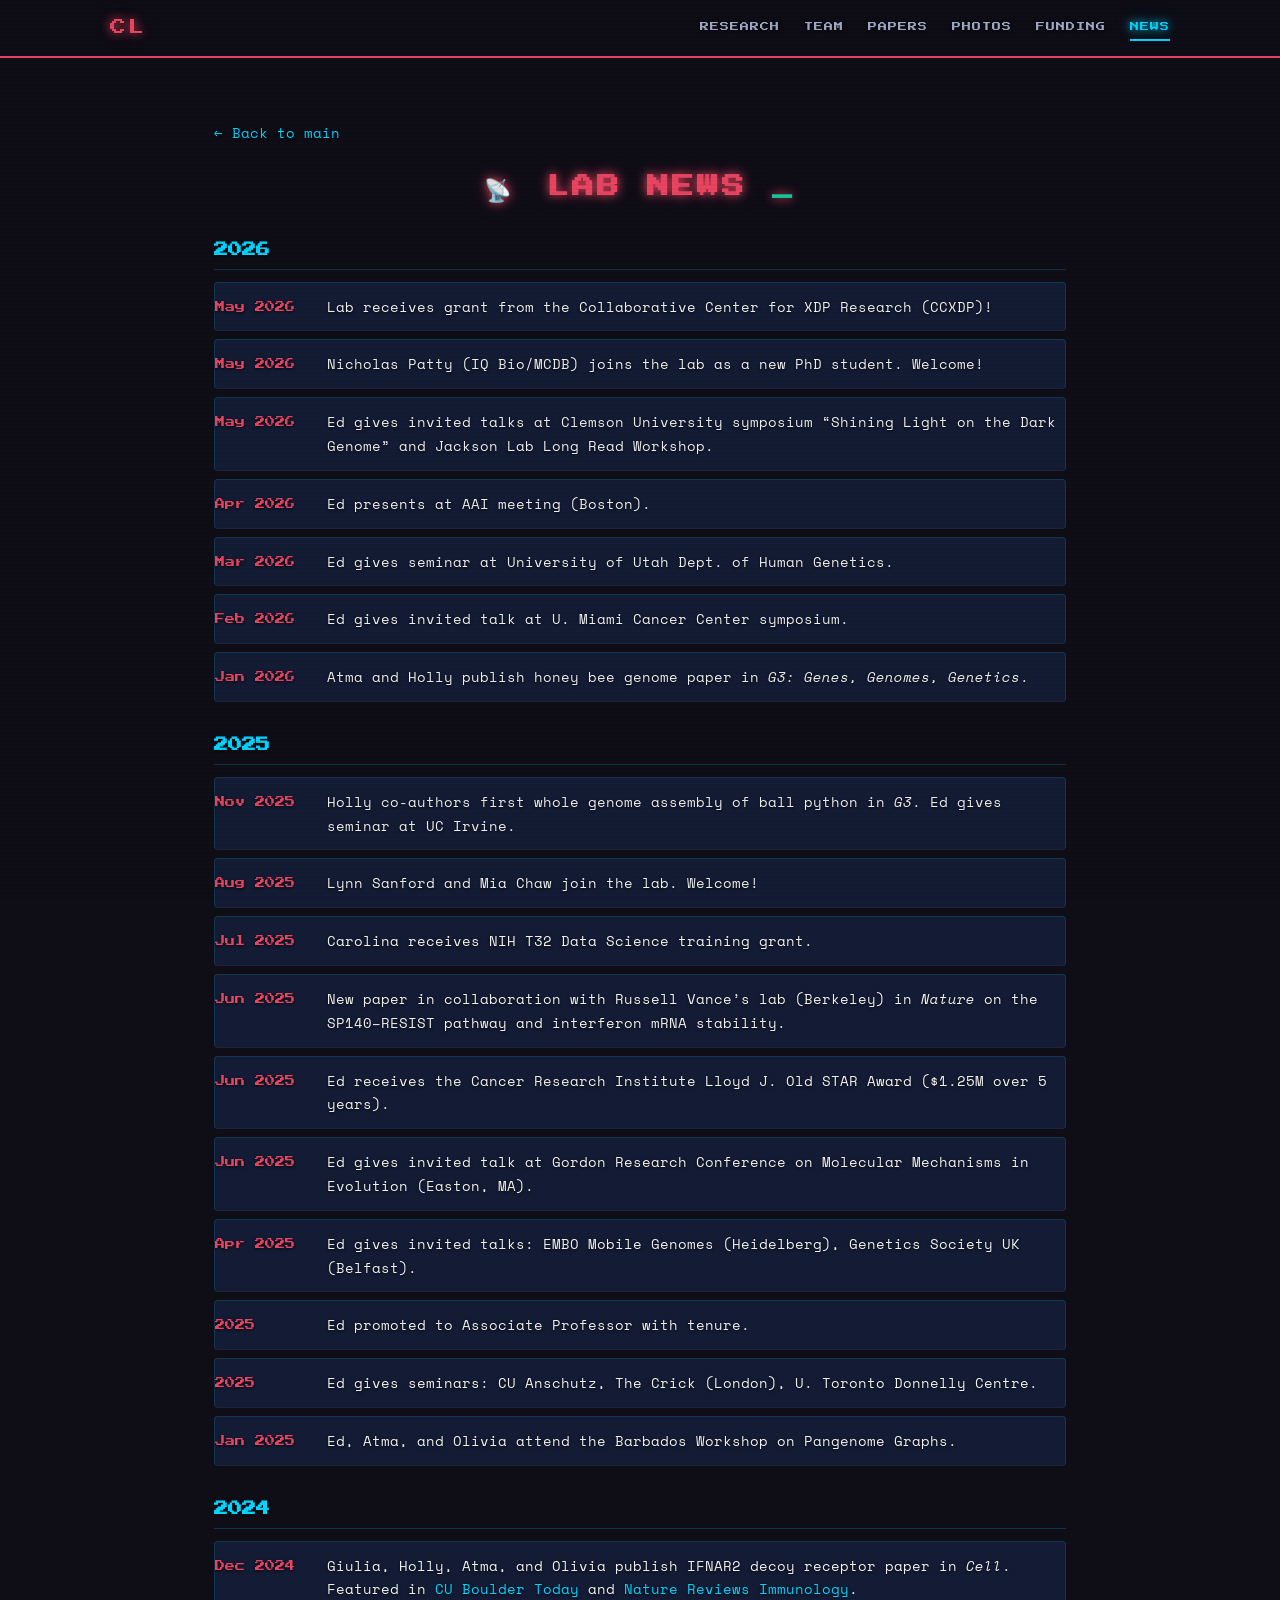
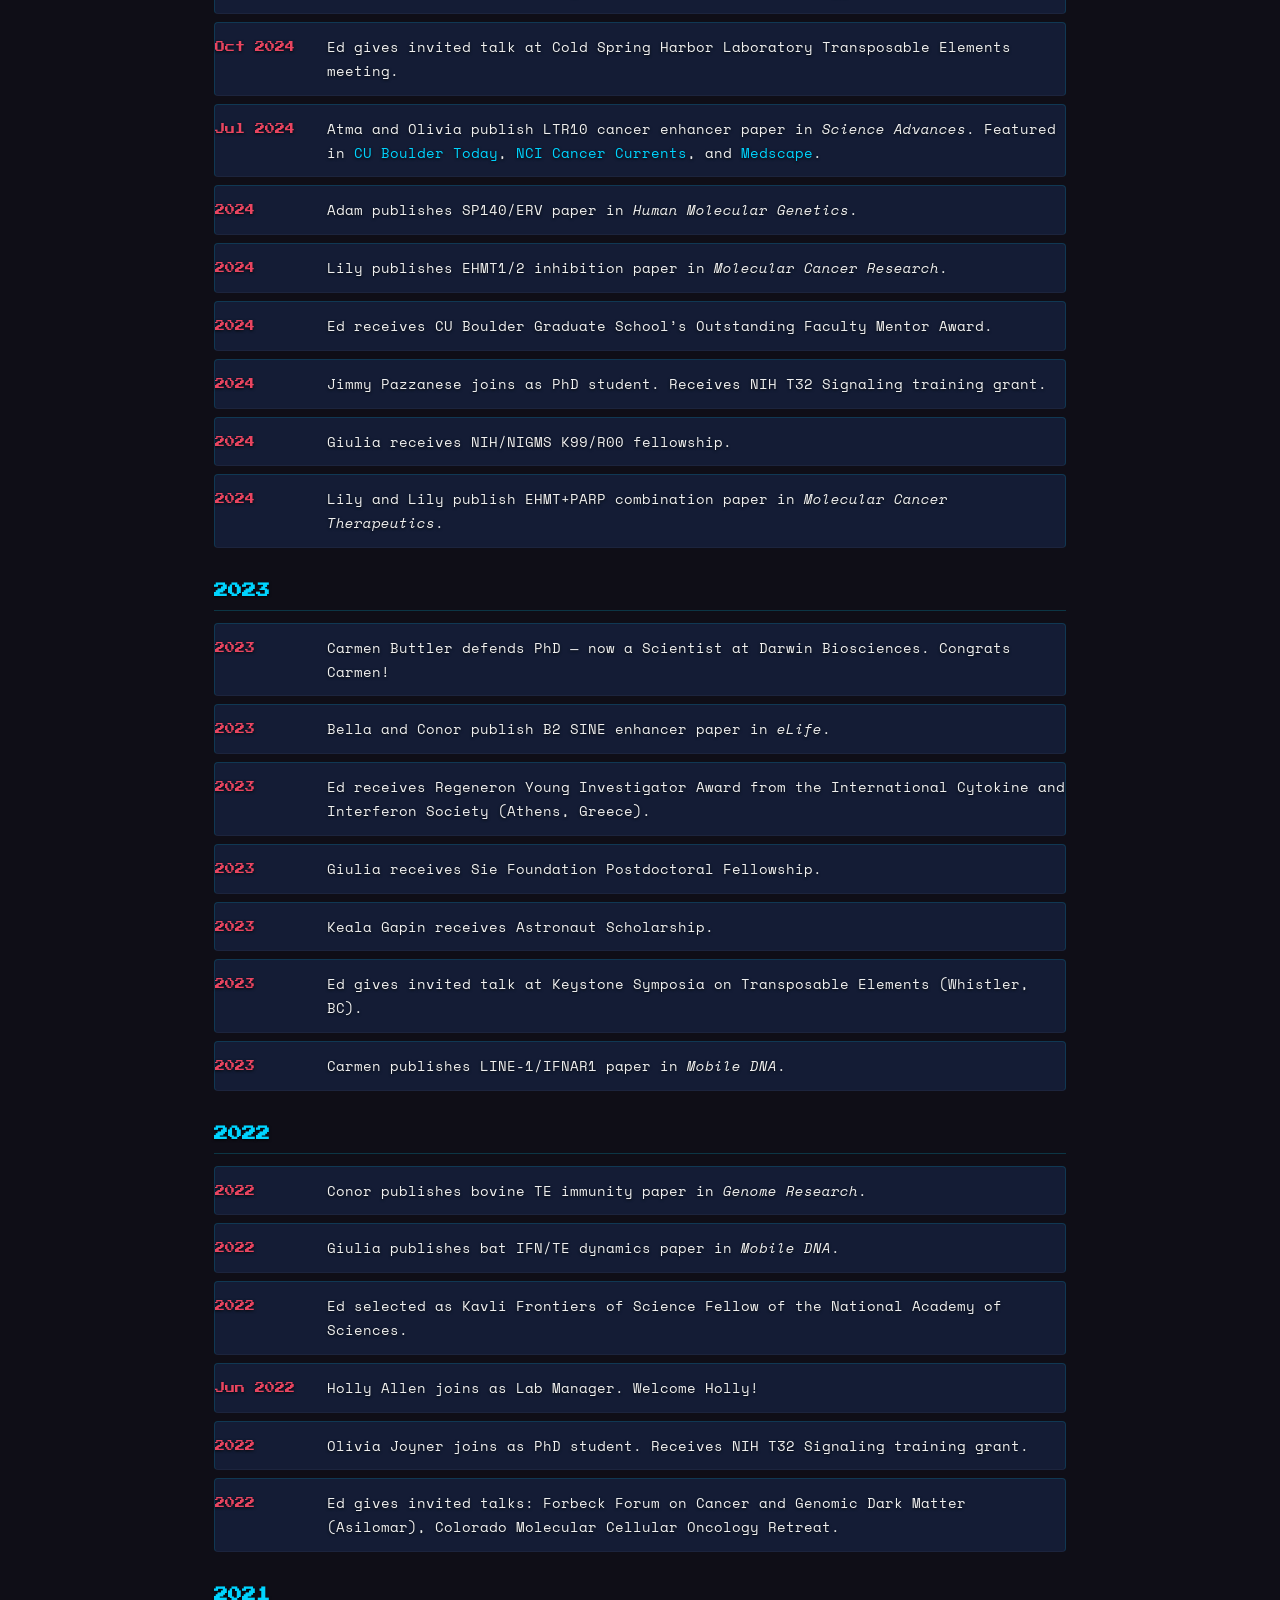
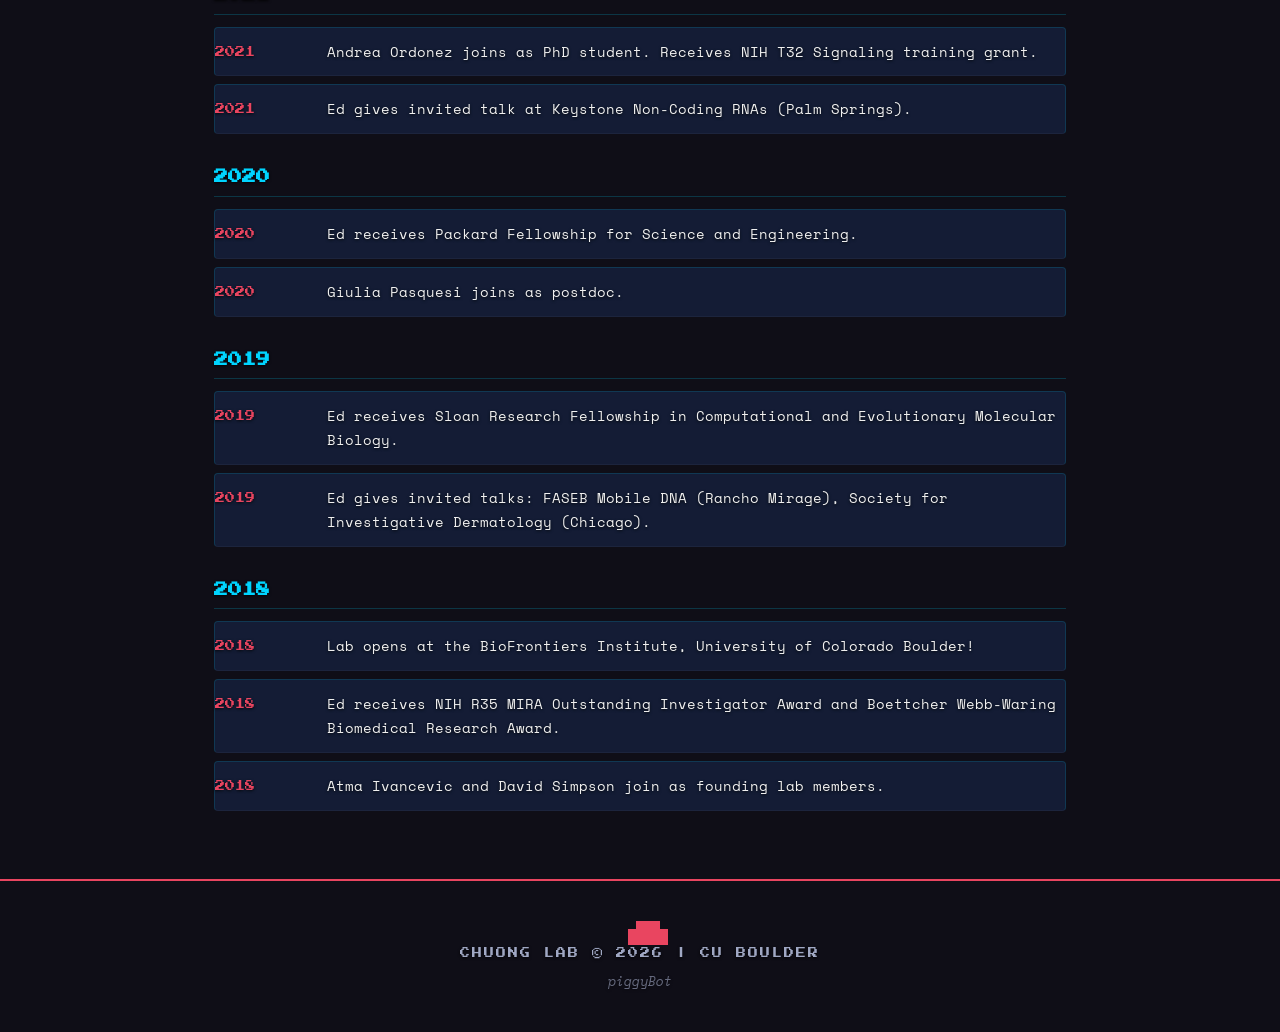
<file: labwebsite/echuong.github.io/labwebsite/news.html>
<!DOCTYPE html>
<html lang="en">
<head>
    <meta charset="UTF-8">
    <meta name="robots" content="noindex, nofollow">
    <meta name="viewport" content="width=device-width, initial-scale=1.0">
    <title>Chuong Lab | News</title>
    <meta name="description" content="News from the Chuong Lab at CU Boulder">
    <link rel="preconnect" href="https://fonts.googleapis.com">
    <link rel="preconnect" href="https://fonts.gstatic.com" crossorigin>
    <link href="https://fonts.googleapis.com/css2?family=Press+Start+2P&family=Space+Mono:ital,wght@0,400;0,700;1,400&display=swap" rel="stylesheet">
    <link rel="stylesheet" href="css/style.css?v=3">
    <link rel="icon" href="data:image/svg+xml,<svg xmlns='http://www.w3.org/2000/svg' viewBox='0 0 16 16'><text y='14' font-size='14'>🧬</text></svg>">
    <style>
        .news-page {
            padding: 120px 24px 60px;
            max-width: 900px;
            margin: 0 auto;
        }
        .news-page .section-title {
            text-align: center;
            margin-bottom: 12px;
        }
        .news-back {
            display: inline-block;
            margin-bottom: 24px;
            color: var(--neon-cyan);
            text-decoration: none;
            font-family: 'Space Mono', monospace;
            font-size: 0.9rem;
        }
        .news-back:hover { color: var(--neon-green); }
        .news-full-list .news-item {
            padding: 12px 0;
            border-bottom: 1px solid rgba(255,255,255,0.04);
        }
        .news-full-list .news-date {
            font-family: 'Press Start 2P', monospace;
            font-size: 10px;
            color: var(--neon-pink);
            min-width: 100px;
            display: inline-block;
        }
        .news-full-list .news-item p {
            display: inline;
            font-size: 14px;
            color: var(--text-primary);
        }
        .news-year-header {
            font-family: 'Press Start 2P', monospace;
            font-size: 14px;
            color: var(--neon-cyan);
            margin-top: 32px;
            margin-bottom: 12px;
            padding-bottom: 6px;
            border-bottom: 1px solid rgba(0, 212, 255, 0.2);
        }
        @media (max-width: 768px) {
            .news-page { padding: 100px 16px 40px; }
        }
    </style>
</head>
<body>

<!-- Scanline overlay -->
<div class="scanlines"></div>

<!-- Navigation -->
<nav id="nav">
    <div class="nav-inner">
        <a href="index.html" class="nav-logo">CL</a>
        <div class="nav-links">
            <a href="index.html#research">Research</a>
            <a href="index.html#team">Team</a>
            <a href="publications.html">Papers</a>
            <a href="gallery.html">Photos</a>
            <a href="index.html#funding">Funding</a>
            <a href="news.html" class="active">News</a>
        </div>
        <button class="nav-toggle" aria-label="Menu">&#9776;</button>
    </div>
</nav>

<main class="news-page">
    <a href="index.html" class="news-back">&larr; Back to main</a>
    <h2 class="section-title pixel-font glitch">
        <span class="title-icon">&#x1F4E1;</span> LAB NEWS
        <span class="blink">_</span>
    </h2>

    <div class="news-full-list">

        <h3 class="news-year-header">2026</h3>
        <div class="news-item">
            <span class="news-date">May 2026</span>
            <p>Lab receives grant from the Collaborative Center for XDP Research (CCXDP)!</p>
        </div>
        <div class="news-item">
            <span class="news-date">May 2026</span>
            <p>Nicholas Patty (IQ Bio/MCDB) joins the lab as a new PhD student. Welcome!</p>
        </div>
        <div class="news-item">
            <span class="news-date">May 2026</span>
            <p>Ed gives invited talks at Clemson University symposium &ldquo;Shining Light on the Dark Genome&rdquo; and Jackson Lab Long Read Workshop.</p>
        </div>
        <div class="news-item">
            <span class="news-date">Apr 2026</span>
            <p>Ed presents at AAI meeting (Boston).</p>
        </div>
        <div class="news-item">
            <span class="news-date">Mar 2026</span>
            <p>Ed gives seminar at University of Utah Dept. of Human Genetics.</p>
        </div>
        <div class="news-item">
            <span class="news-date">Feb 2026</span>
            <p>Ed gives invited talk at U. Miami Cancer Center symposium.</p>
        </div>
        <div class="news-item">
            <span class="news-date">Jan 2026</span>
            <p>Atma and Holly publish honey bee genome paper in <em>G3: Genes, Genomes, Genetics</em>.</p>
        </div>

        <h3 class="news-year-header">2025</h3>
        <div class="news-item">
            <span class="news-date">Nov 2025</span>
            <p>Holly co-authors first whole genome assembly of ball python in <em>G3</em>. Ed gives seminar at UC Irvine.</p>
        </div>
        <div class="news-item">
            <span class="news-date">Aug 2025</span>
            <p>Lynn Sanford and Mia Chaw join the lab. Welcome!</p>
        </div>
        <div class="news-item">
            <span class="news-date">Jul 2025</span>
            <p>Carolina receives NIH T32 Data Science training grant.</p>
        </div>
        <div class="news-item">
            <span class="news-date">Jun 2025</span>
            <p>New paper in collaboration with Russell Vance&rsquo;s lab (Berkeley) in <em>Nature</em> on the SP140&ndash;RESIST pathway and interferon mRNA stability.</p>
        </div>
        <div class="news-item">
            <span class="news-date">Jun 2025</span>
            <p>Ed receives the Cancer Research Institute Lloyd J. Old STAR Award ($1.25M over 5 years).</p>
        </div>
        <div class="news-item">
            <span class="news-date">Jun 2025</span>
            <p>Ed gives invited talk at Gordon Research Conference on Molecular Mechanisms in Evolution (Easton, MA).</p>
        </div>
        <div class="news-item">
            <span class="news-date">Apr 2025</span>
            <p>Ed gives invited talks: EMBO Mobile Genomes (Heidelberg), Genetics Society UK (Belfast).</p>
        </div>
        <div class="news-item">
            <span class="news-date">2025</span>
            <p>Ed promoted to Associate Professor with tenure.</p>
        </div>
        <div class="news-item">
            <span class="news-date">2025</span>
            <p>Ed gives seminars: CU Anschutz, The Crick (London), U. Toronto Donnelly Centre.</p>
        </div>
        <div class="news-item">
            <span class="news-date">Jan 2025</span>
            <p>Ed, Atma, and Olivia attend the Barbados Workshop on Pangenome Graphs.</p>
        </div>

        <h3 class="news-year-header">2024</h3>
        <div class="news-item">
            <span class="news-date">Dec 2024</span>
            <p>Giulia, Holly, Atma, and Olivia publish IFNAR2 decoy receptor paper in <em>Cell</em>. Featured in <a href="https://www.colorado.edu/today/2024/12/12/why-does-covid-19-virus-sicken-some-more-others-discovery-sheds-light" target="_blank">CU Boulder Today</a> and <a href="https://www.nature.com/articles/s41577-024-01126-1" target="_blank">Nature Reviews Immunology</a>.</p>
        </div>
        <div class="news-item">
            <span class="news-date">Oct 2024</span>
            <p>Ed gives invited talk at Cold Spring Harbor Laboratory Transposable Elements meeting.</p>
        </div>
        <div class="news-item">
            <span class="news-date">Jul 2024</span>
            <p>Atma and Olivia publish LTR10 cancer enhancer paper in <em>Science Advances</em>. Featured in <a href="https://www.colorado.edu/today/2024/07/17/ancient-viruses-fuel-modern-day-cancers" target="_blank">CU Boulder Today</a>, <a href="https://www.cancer.gov/news-events/cancer-currents-blog/2024/ancient-retrovirus-dna-ltr10-cancer" target="_blank">NCI Cancer Currents</a>, and <a href="https://www.medscape.com/viewarticle/ancient-viruses-our-dna-hold-clues-cancer-treatment-2024a1000dtv" target="_blank">Medscape</a>.</p>
        </div>
        <div class="news-item">
            <span class="news-date">2024</span>
            <p>Adam publishes SP140/ERV paper in <em>Human Molecular Genetics</em>.</p>
        </div>
        <div class="news-item">
            <span class="news-date">2024</span>
            <p>Lily publishes EHMT1/2 inhibition paper in <em>Molecular Cancer Research</em>.</p>
        </div>
        <div class="news-item">
            <span class="news-date">2024</span>
            <p>Ed receives CU Boulder Graduate School&rsquo;s Outstanding Faculty Mentor Award.</p>
        </div>
        <div class="news-item">
            <span class="news-date">2024</span>
            <p>Jimmy Pazzanese joins as PhD student. Receives NIH T32 Signaling training grant.</p>
        </div>
        <div class="news-item">
            <span class="news-date">2024</span>
            <p>Giulia receives NIH/NIGMS K99/R00 fellowship.</p>
        </div>
        <div class="news-item">
            <span class="news-date">2024</span>
            <p>Lily and Lily publish EHMT+PARP combination paper in <em>Molecular Cancer Therapeutics</em>.</p>
        </div>

        <h3 class="news-year-header">2023</h3>
        <div class="news-item">
            <span class="news-date">2023</span>
            <p>Carmen Buttler defends PhD &mdash; now a Scientist at Darwin Biosciences. Congrats Carmen!</p>
        </div>
        <div class="news-item">
            <span class="news-date">2023</span>
            <p>Bella and Conor publish B2 SINE enhancer paper in <em>eLife</em>.</p>
        </div>
        <div class="news-item">
            <span class="news-date">2023</span>
            <p>Ed receives Regeneron Young Investigator Award from the International Cytokine and Interferon Society (Athens, Greece).</p>
        </div>
        <div class="news-item">
            <span class="news-date">2023</span>
            <p>Giulia receives Sie Foundation Postdoctoral Fellowship.</p>
        </div>
        <div class="news-item">
            <span class="news-date">2023</span>
            <p>Keala Gapin receives Astronaut Scholarship.</p>
        </div>
        <div class="news-item">
            <span class="news-date">2023</span>
            <p>Ed gives invited talk at Keystone Symposia on Transposable Elements (Whistler, BC).</p>
        </div>
        <div class="news-item">
            <span class="news-date">2023</span>
            <p>Carmen publishes LINE-1/IFNAR1 paper in <em>Mobile DNA</em>.</p>
        </div>

        <h3 class="news-year-header">2022</h3>
        <div class="news-item">
            <span class="news-date">2022</span>
            <p>Conor publishes bovine TE immunity paper in <em>Genome Research</em>.</p>
        </div>
        <div class="news-item">
            <span class="news-date">2022</span>
            <p>Giulia publishes bat IFN/TE dynamics paper in <em>Mobile DNA</em>.</p>
        </div>
        <div class="news-item">
            <span class="news-date">2022</span>
            <p>Ed selected as Kavli Frontiers of Science Fellow of the National Academy of Sciences.</p>
        </div>
        <div class="news-item">
            <span class="news-date">Jun 2022</span>
            <p>Holly Allen joins as Lab Manager. Welcome Holly!</p>
        </div>
        <div class="news-item">
            <span class="news-date">2022</span>
            <p>Olivia Joyner joins as PhD student. Receives NIH T32 Signaling training grant.</p>
        </div>
        <div class="news-item">
            <span class="news-date">2022</span>
            <p>Ed gives invited talks: Forbeck Forum on Cancer and Genomic Dark Matter (Asilomar), Colorado Molecular Cellular Oncology Retreat.</p>
        </div>

        <h3 class="news-year-header">2021</h3>
        <div class="news-item">
            <span class="news-date">2021</span>
            <p>Andrea Ordonez joins as PhD student. Receives NIH T32 Signaling training grant.</p>
        </div>
        <div class="news-item">
            <span class="news-date">2021</span>
            <p>Ed gives invited talk at Keystone Non-Coding RNAs (Palm Springs).</p>
        </div>

        <h3 class="news-year-header">2020</h3>
        <div class="news-item">
            <span class="news-date">2020</span>
            <p>Ed receives Packard Fellowship for Science and Engineering.</p>
        </div>
        <div class="news-item">
            <span class="news-date">2020</span>
            <p>Giulia Pasquesi joins as postdoc.</p>
        </div>

        <h3 class="news-year-header">2019</h3>
        <div class="news-item">
            <span class="news-date">2019</span>
            <p>Ed receives Sloan Research Fellowship in Computational and Evolutionary Molecular Biology.</p>
        </div>
        <div class="news-item">
            <span class="news-date">2019</span>
            <p>Ed gives invited talks: FASEB Mobile DNA (Rancho Mirage), Society for Investigative Dermatology (Chicago).</p>
        </div>

        <h3 class="news-year-header">2018</h3>
        <div class="news-item">
            <span class="news-date">2018</span>
            <p>Lab opens at the BioFrontiers Institute, University of Colorado Boulder!</p>
        </div>
        <div class="news-item">
            <span class="news-date">2018</span>
            <p>Ed receives NIH R35 MIRA Outstanding Investigator Award and Boettcher Webb-Waring Biomedical Research Award.</p>
        </div>
        <div class="news-item">
            <span class="news-date">2018</span>
            <p>Atma Ivancevic and David Simpson join as founding lab members.</p>
        </div>
    </div>
</main>

<footer>
    <div class="footer-inner">
        <div class="footer-invader"></div>
        <p class="pixel-font small">CHUONG LAB &copy; 2026 | CU BOULDER</p>
        <p class="footer-sub">piggyBot</p>
    </div>
</footer>

<script type="module" src="js/main.js"></script>
</body>
</html>
</file>
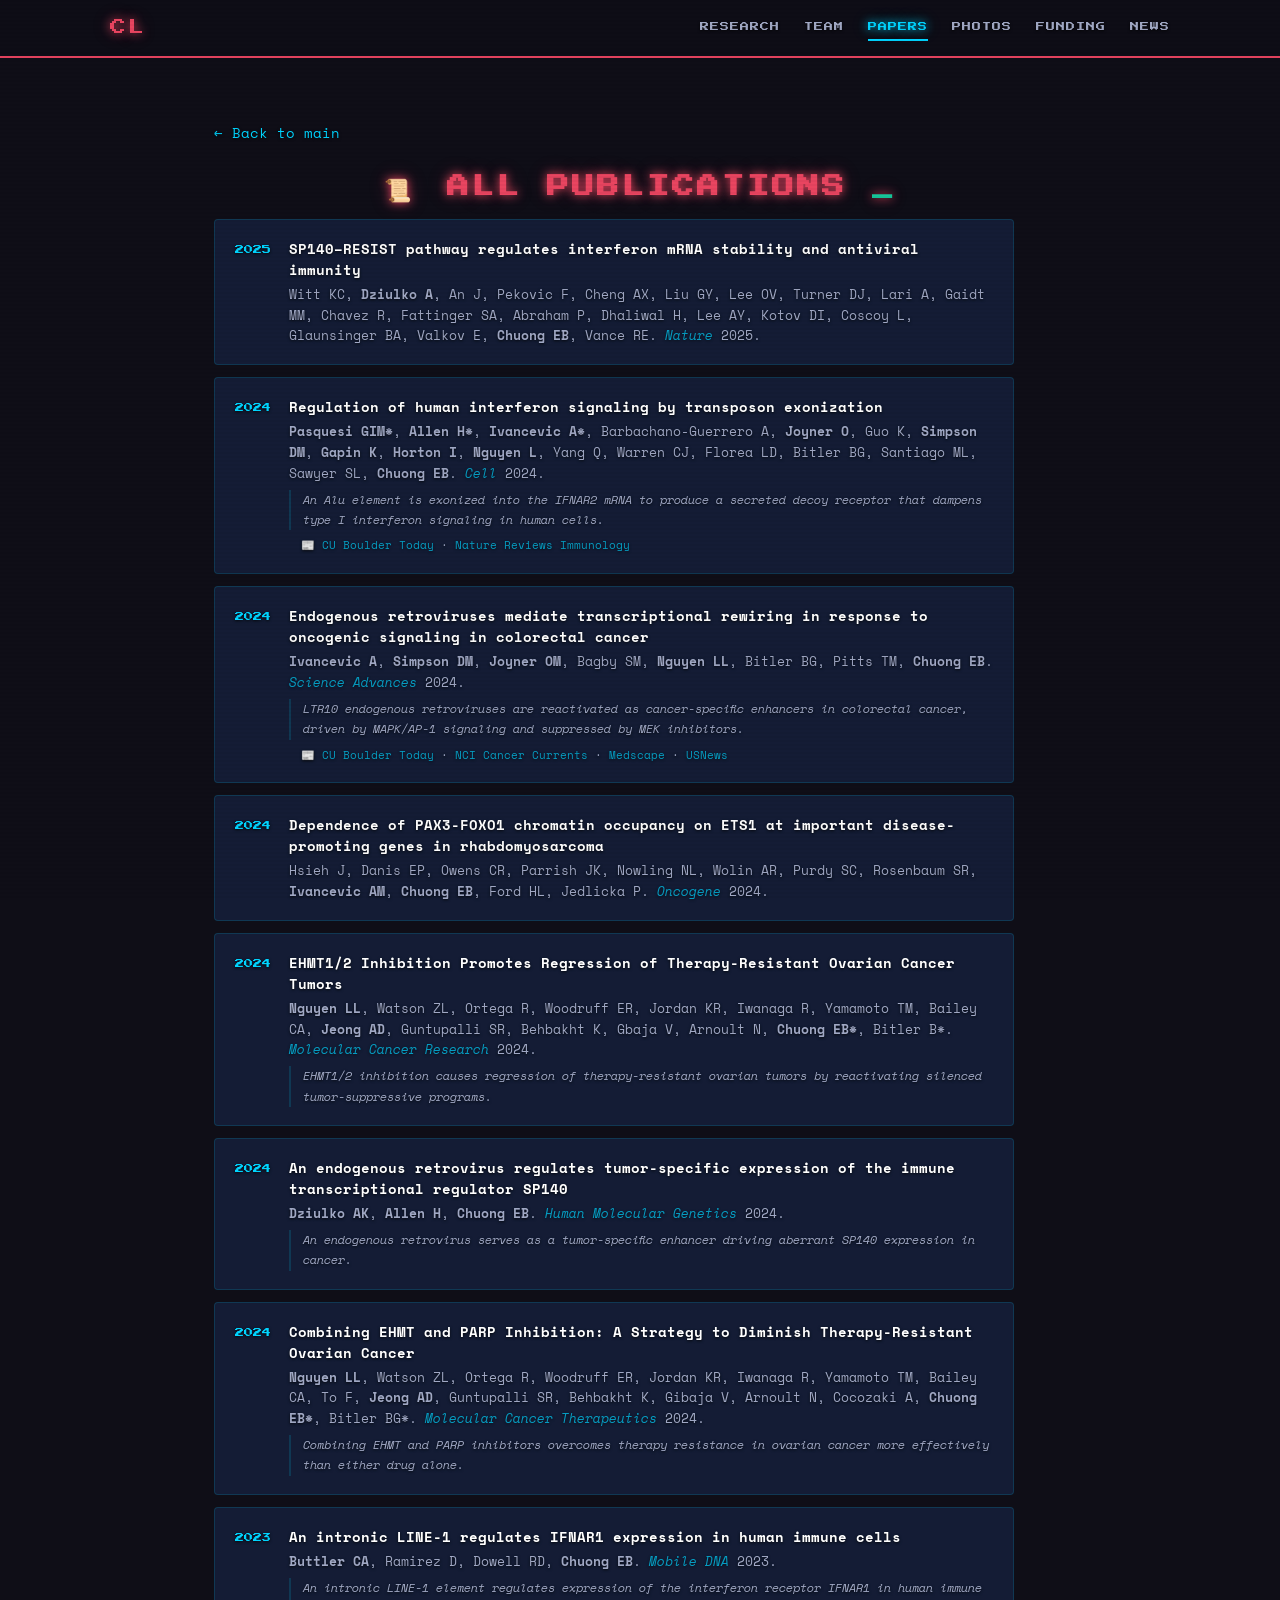
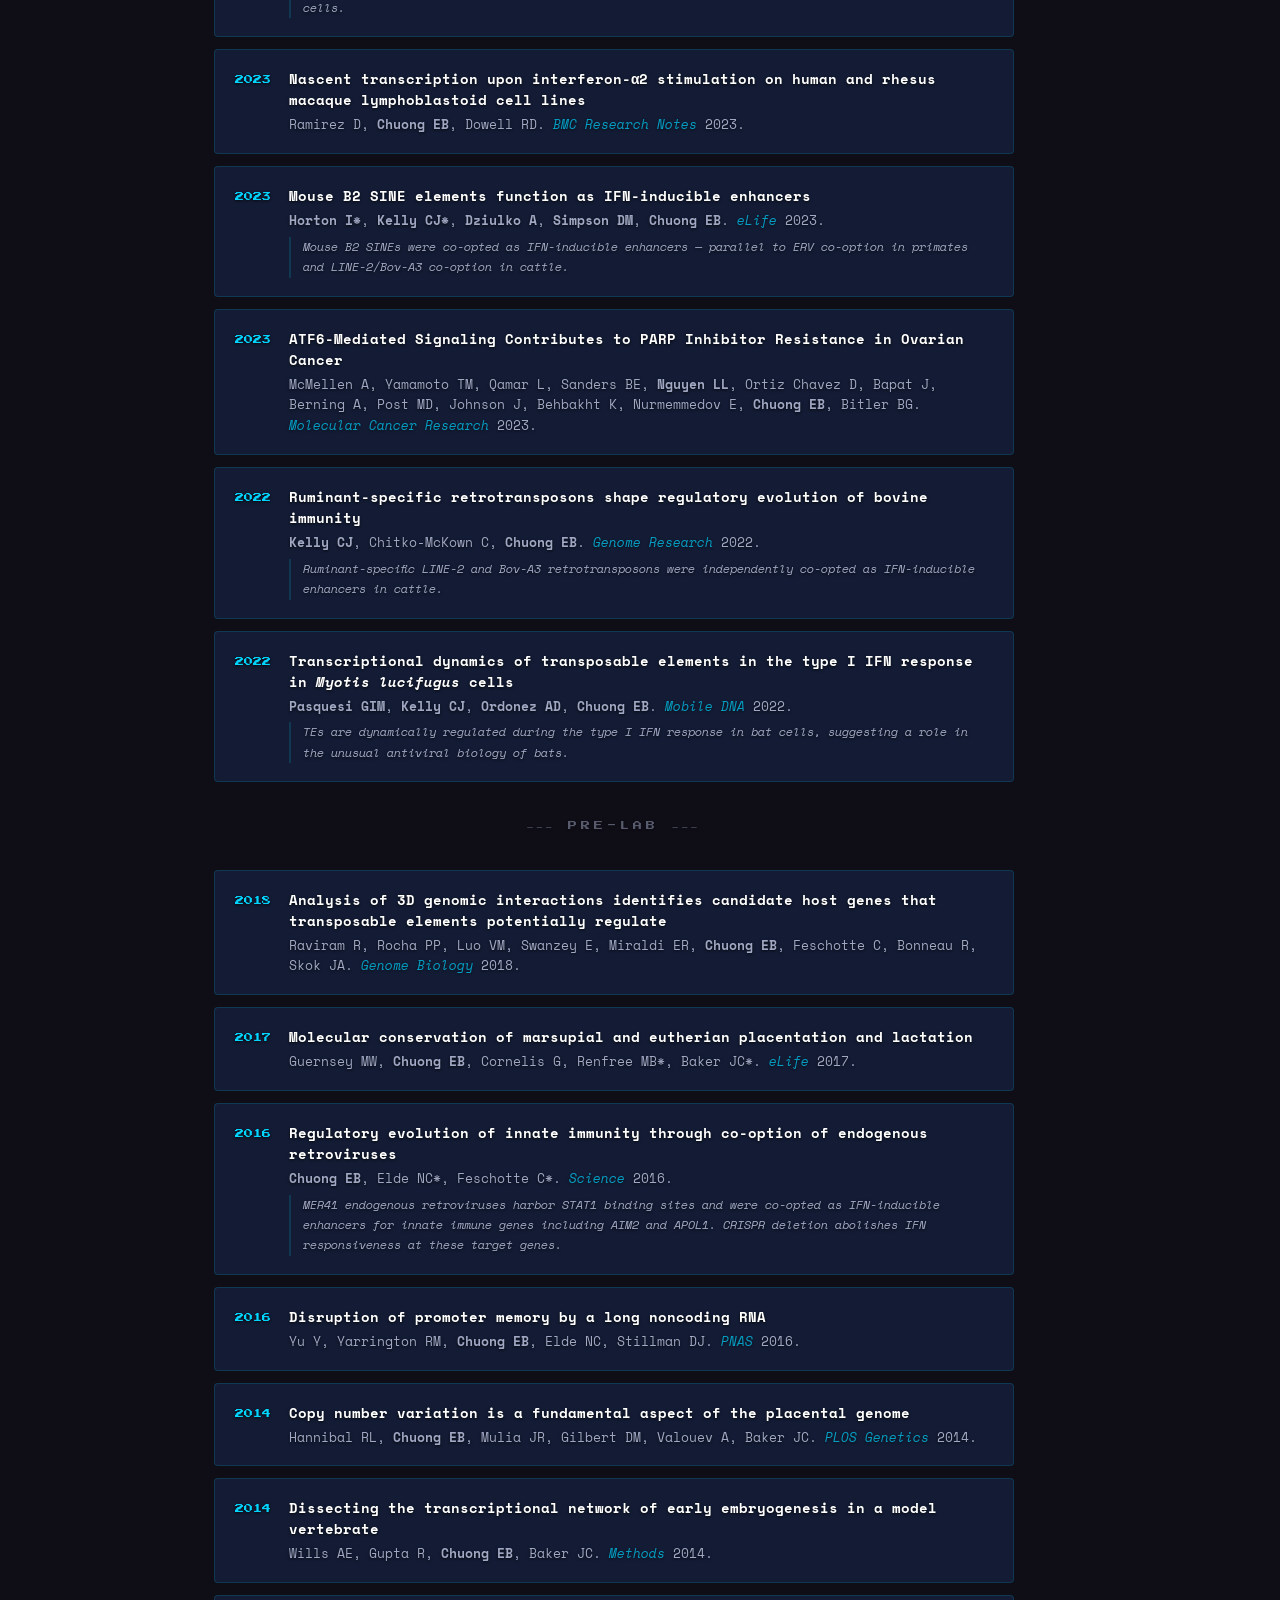
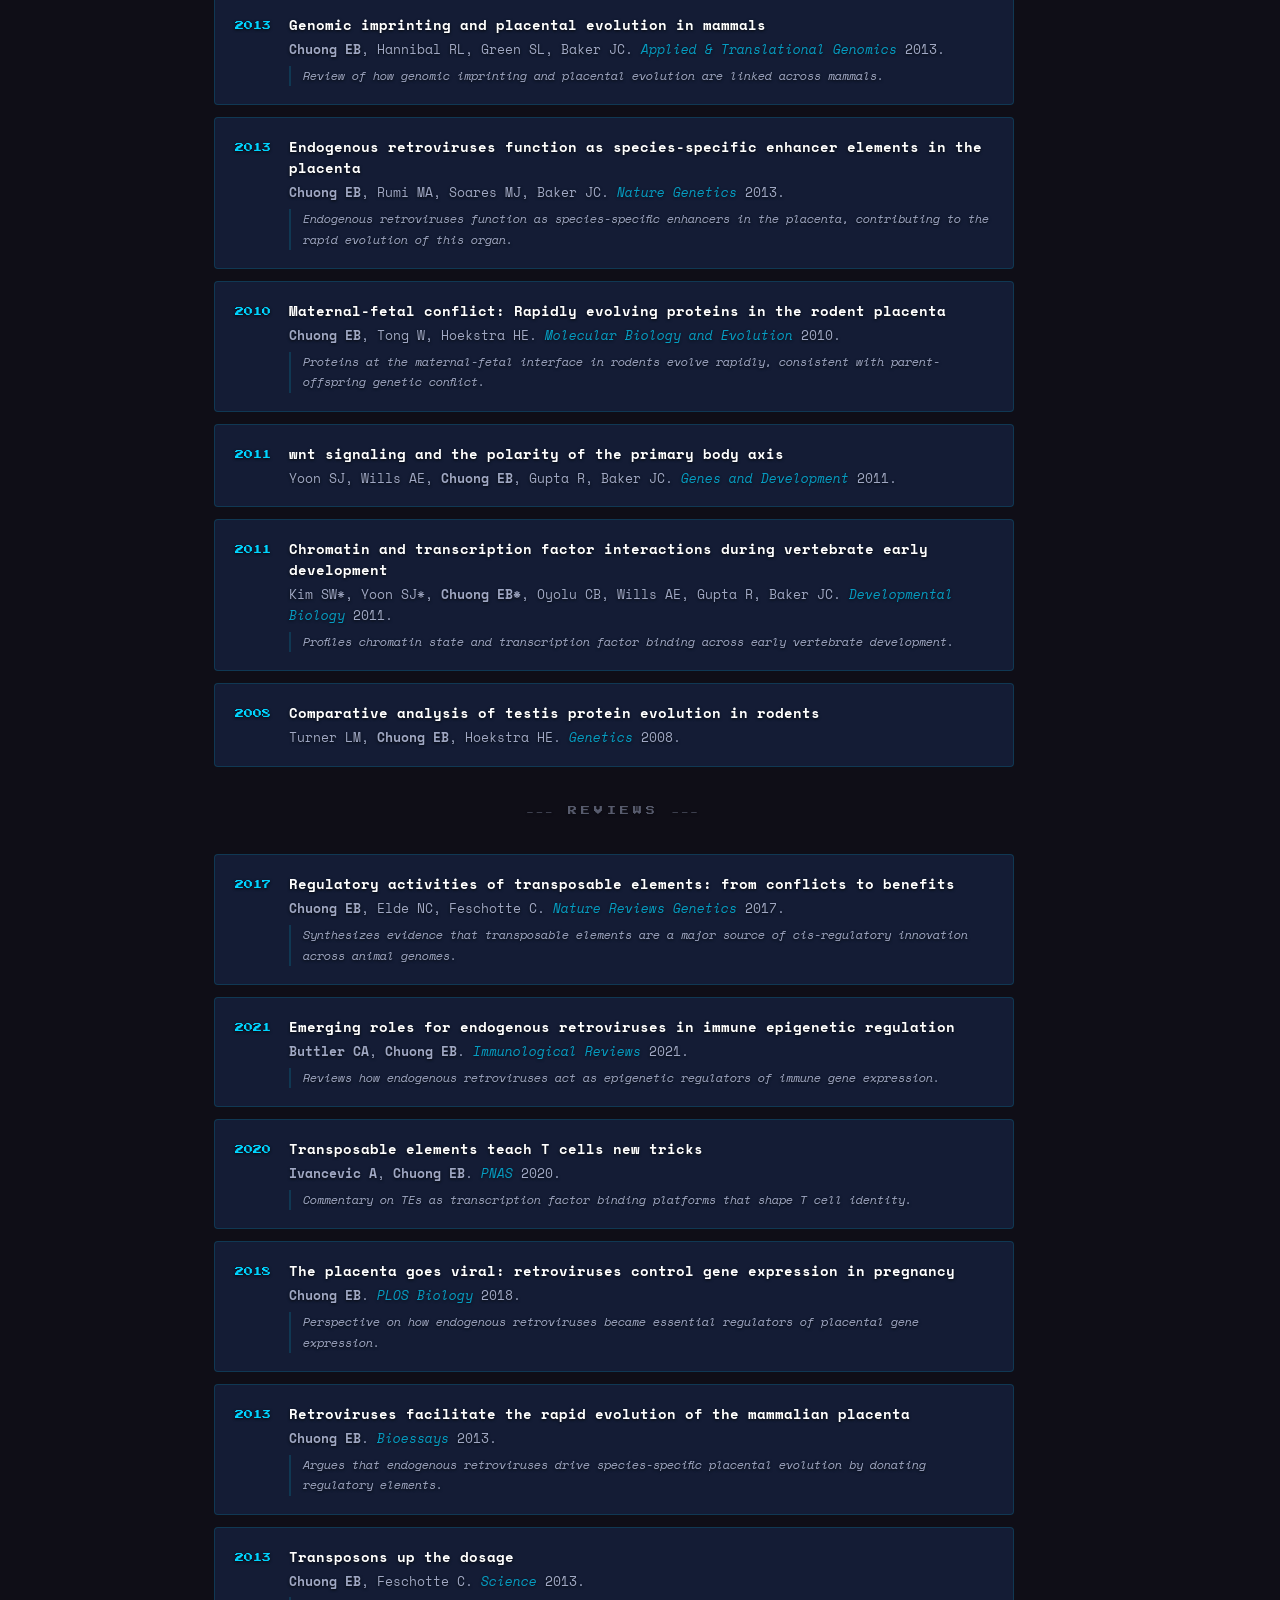
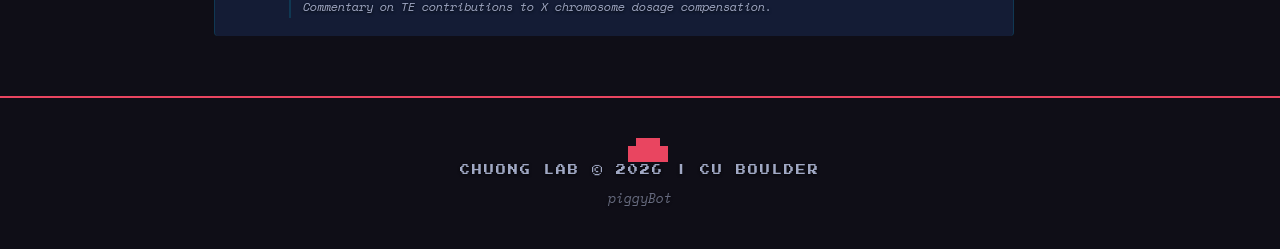
<file: labwebsite/echuong.github.io/labwebsite/publications.html>
<!DOCTYPE html>
<html lang="en">
<head>
    <meta charset="UTF-8">
    <meta name="viewport" content="width=device-width, initial-scale=1.0">
    <title>Chuong Lab | Publications</title>
    <meta name="description" content="Full publication list from the Chuong Lab at CU Boulder">
    <link rel="preconnect" href="https://fonts.googleapis.com">
    <link rel="preconnect" href="https://fonts.gstatic.com" crossorigin>
    <link href="https://fonts.googleapis.com/css2?family=Press+Start+2P&family=Space+Mono:ital,wght@0,400;0,700;1,400&display=swap" rel="stylesheet">
    <link rel="stylesheet" href="css/style.css?v=3">
    <link rel="icon" href="data:image/svg+xml,<svg xmlns='http://www.w3.org/2000/svg' viewBox='0 0 16 16'><text y='14' font-size='14'>🧬</text></svg>">
    <style>
        .pub-page {
            padding: 120px 24px 60px;
            max-width: 900px;
            margin: 0 auto;
        }
        .pub-page .section-title {
            text-align: center;
            margin-bottom: 12px;
        }
        .pub-back {
            display: inline-block;
            margin-bottom: 24px;
            color: var(--neon-cyan);
            text-decoration: none;
            font-family: 'Space Mono', monospace;
            font-size: 0.9rem;
        }
        .pub-back:hover {
            color: var(--neon-green);
        }
        @media (max-width: 768px) {
            .pub-page { padding: 100px 16px 40px; }
        }
    </style>
</head>
<body>

<!-- Scanline overlay -->
<div class="scanlines"></div>

<!-- Navigation -->
<nav id="nav">
    <div class="nav-inner">
        <a href="index.html" class="nav-logo">CL</a>
        <div class="nav-links">
            <a href="index.html#research">Research</a>
            <a href="index.html#team">Team</a>
            <a href="publications.html" class="active">Papers</a>
            <a href="gallery.html">Photos</a>
            <a href="index.html#funding">Funding</a>
            <a href="index.html#news">News</a>
        </div>
        <button class="nav-toggle" aria-label="Menu">&#9776;</button>
    </div>
</nav>

<main class="pub-page">
    <a href="index.html" class="pub-back">&larr; Back to main</a>
    <h2 class="section-title pixel-font">
        <span class="title-icon">&#x1F4DC;</span> ALL PUBLICATIONS
        <span class="blink">_</span>
    </h2>

    <div class="pub-list">

        <div class="pub-item">
            <span class="pub-year">2025</span>
            <div class="pub-text">
                <a href="https://www.nature.com/articles/s41586-025-09152-2" target="_blank" rel="noopener" class="pub-title">SP140&ndash;RESIST pathway regulates interferon mRNA stability and antiviral immunity</a>
                <span class="pub-authors">Witt KC, <strong>Dziulko A</strong>, An J, Pekovic F, Cheng AX, Liu GY, Lee OV, Turner DJ, Lari A, Gaidt MM, Chavez R, Fattinger SA, Abraham P, Dhaliwal H, Lee AY, Kotov DI, Coscoy L, Glaunsinger BA, Valkov E, <strong>Chuong EB</strong>, Vance RE. <em>Nature</em> 2025.</span>
            </div>
        </div>

        <div class="pub-item">
            <span class="pub-year">2024</span>
            <div class="pub-text">
                <a href="https://www.cell.com/cell/fulltext/S0092-8674(24)01333-3" target="_blank" rel="noopener" class="pub-title">Regulation of human interferon signaling by transposon exonization</a>
                <span class="pub-authors"><strong>Pasquesi GIM*</strong>, <strong>Allen H*</strong>, <strong>Ivancevic A*</strong>, Barbachano-Guerrero A, <strong>Joyner O</strong>, Guo K, <strong>Simpson DM</strong>, <strong>Gapin K</strong>, <strong>Horton I</strong>, <strong>Nguyen L</strong>, Yang Q, Warren CJ, Florea LD, Bitler BG, Santiago ML, Sawyer SL, <strong>Chuong EB</strong>. <em>Cell</em> 2024.</span>
                <p class="pub-summary">An Alu element is exonized into the IFNAR2 mRNA to produce a secreted decoy receptor that dampens type I interferon signaling in human cells.</p>
                <div class="pub-press">📰 <a href="https://www.colorado.edu/today/2024/12/12/why-does-covid-19-virus-sicken-some-more-others-discovery-sheds-light" target="_blank">CU Boulder Today</a> · <a href="https://www.nature.com/articles/s41577-024-01126-1" target="_blank">Nature Reviews Immunology</a></div>
            </div>
        </div>

        <div class="pub-item">
            <span class="pub-year">2024</span>
            <div class="pub-text">
                <a href="https://www.science.org/doi/10.1126/sciadv.ado1218" target="_blank" rel="noopener" class="pub-title">Endogenous retroviruses mediate transcriptional rewiring in response to oncogenic signaling in colorectal cancer</a>
                <span class="pub-authors"><strong>Ivancevic A</strong>, <strong>Simpson DM</strong>, <strong>Joyner OM</strong>, Bagby SM, <strong>Nguyen LL</strong>, Bitler BG, Pitts TM, <strong>Chuong EB</strong>. <em>Science Advances</em> 2024.</span>
                <p class="pub-summary">LTR10 endogenous retroviruses are reactivated as cancer-specific enhancers in colorectal cancer, driven by MAPK/AP-1 signaling and suppressed by MEK inhibitors.</p>
                <div class="pub-press">📰 <a href="https://www.colorado.edu/today/2024/07/17/ancient-viruses-fuel-modern-day-cancers" target="_blank">CU Boulder Today</a> · <a href="https://www.cancer.gov/news-events/cancer-currents-blog/2024/ancient-retrovirus-dna-ltr10-cancer" target="_blank">NCI Cancer Currents</a> · <a href="https://www.medscape.com/viewarticle/ancient-viruses-our-dna-hold-clues-cancer-treatment-2024a1000dtv" target="_blank">Medscape</a> · <a href="https://www.usnews.com/news/health-news/articles/2024-07-19/ancient-viruses-might-be-spurring-modern-day-cancers" target="_blank">USNews</a></div>
            </div>
        </div>

        <div class="pub-item">
            <span class="pub-year">2024</span>
            <div class="pub-text">
                <a href="https://doi.org/10.1038/s41388-024-03201-2" target="_blank" rel="noopener" class="pub-title">Dependence of PAX3-FOXO1 chromatin occupancy on ETS1 at important disease-promoting genes in rhabdomyosarcoma</a>
                <span class="pub-authors">Hsieh J, Danis EP, Owens CR, Parrish JK, Nowling NL, Wolin AR, Purdy SC, Rosenbaum SR, <strong>Ivancevic AM</strong>, <strong>Chuong EB</strong>, Ford HL, Jedlicka P. <em>Oncogene</em> 2024.</span>
            </div>
        </div>

        <div class="pub-item">
            <span class="pub-year">2024</span>
            <div class="pub-text">
                <a href="https://pubmed.ncbi.nlm.nih.gov/39136655/" target="_blank" rel="noopener" class="pub-title">EHMT1/2 Inhibition Promotes Regression of Therapy-Resistant Ovarian Cancer Tumors</a>
                <span class="pub-authors"><strong>Nguyen LL</strong>, Watson ZL, Ortega R, Woodruff ER, Jordan KR, Iwanaga R, Yamamoto TM, Bailey CA, <strong>Jeong AD</strong>, Guntupalli SR, Behbakht K, Gbaja V, Arnoult N, <strong>Chuong EB*</strong>, Bitler B*. <em>Molecular Cancer Research</em> 2024.</span>
                <p class="pub-summary">EHMT1/2 inhibition causes regression of therapy-resistant ovarian tumors by reactivating silenced tumor-suppressive programs.</p>
            </div>
        </div>

        <div class="pub-item">
            <span class="pub-year">2024</span>
            <div class="pub-text">
                <a href="https://academic.oup.com/hmg/advance-article-abstract/doi/10.1093/hmg/ddae084/7673981" target="_blank" rel="noopener" class="pub-title">An endogenous retrovirus regulates tumor-specific expression of the immune transcriptional regulator SP140</a>
                <span class="pub-authors"><strong>Dziulko AK</strong>, <strong>Allen H</strong>, <strong>Chuong EB</strong>. <em>Human Molecular Genetics</em> 2024.</span>
                <p class="pub-summary">An endogenous retrovirus serves as a tumor-specific enhancer driving aberrant SP140 expression in cancer.</p>
            </div>
        </div>

        <div class="pub-item">
            <span class="pub-year">2024</span>
            <div class="pub-text">
                <a href="https://pubmed.ncbi.nlm.nih.gov/38714351/" target="_blank" rel="noopener" class="pub-title">Combining EHMT and PARP Inhibition: A Strategy to Diminish Therapy-Resistant Ovarian Cancer</a>
                <span class="pub-authors"><strong>Nguyen LL</strong>, Watson ZL, Ortega R, Woodruff ER, Jordan KR, Iwanaga R, Yamamoto TM, Bailey CA, To F, <strong>Jeong AD</strong>, Guntupalli SR, Behbakht K, Gibaja V, Arnoult N, Cocozaki A, <strong>Chuong EB*</strong>, Bitler BG*. <em>Molecular Cancer Therapeutics</em> 2024.</span>
                <p class="pub-summary">Combining EHMT and PARP inhibitors overcomes therapy resistance in ovarian cancer more effectively than either drug alone.</p>
            </div>
        </div>

        <div class="pub-item">
            <span class="pub-year">2023</span>
            <div class="pub-text">
                <a href="https://mobilednajournal.biomedcentral.com/articles/10.1186/s13100-023-00308-3" target="_blank" rel="noopener" class="pub-title">An intronic LINE-1 regulates IFNAR1 expression in human immune cells</a>
                <span class="pub-authors"><strong>Buttler CA</strong>, Ramirez D, Dowell RD, <strong>Chuong EB</strong>. <em>Mobile DNA</em> 2023.</span>
                <p class="pub-summary">An intronic LINE-1 element regulates expression of the interferon receptor IFNAR1 in human immune cells.</p>
            </div>
        </div>

        <div class="pub-item">
            <span class="pub-year">2023</span>
            <div class="pub-text">
                <a href="https://bmcresnotes.biomedcentral.com/articles/10.1186/s13104-023-06465-1" target="_blank" rel="noopener" class="pub-title">Nascent transcription upon interferon-&alpha;2 stimulation on human and rhesus macaque lymphoblastoid cell lines</a>
                <span class="pub-authors">Ramirez D, <strong>Chuong EB</strong>, Dowell RD. <em>BMC Research Notes</em> 2023.</span>
            </div>
        </div>

        <div class="pub-item">
            <span class="pub-year">2023</span>
            <div class="pub-text">
                <a href="https://elifesciences.org/articles/82617" target="_blank" rel="noopener" class="pub-title">Mouse B2 SINE elements function as IFN-inducible enhancers</a>
                <span class="pub-authors"><strong>Horton I*</strong>, <strong>Kelly CJ*</strong>, <strong>Dziulko A</strong>, <strong>Simpson DM</strong>, <strong>Chuong EB</strong>. <em>eLife</em> 2023.</span>
                <p class="pub-summary">Mouse B2 SINEs were co-opted as IFN-inducible enhancers — parallel to ERV co-option in primates and LINE-2/Bov-A3 co-option in cattle.</p>
            </div>
        </div>

        <div class="pub-item">
            <span class="pub-year">2023</span>
            <div class="pub-text">
                <a href="https://aacrjournals.org/mcr/article-abstract/21/1/3/711794" target="_blank" rel="noopener" class="pub-title">ATF6-Mediated Signaling Contributes to PARP Inhibitor Resistance in Ovarian Cancer</a>
                <span class="pub-authors">McMellen A, Yamamoto TM, Qamar L, Sanders BE, <strong>Nguyen LL</strong>, Ortiz Chavez D, Bapat J, Berning A, Post MD, Johnson J, Behbakht K, Nurmemmedov E, <strong>Chuong EB</strong>, Bitler BG. <em>Molecular Cancer Research</em> 2023.</span>
            </div>
        </div>

        <div class="pub-item">
            <span class="pub-year">2022</span>
            <div class="pub-text">
                <a href="https://genome.cshlp.org/content/early/2022/08/09/gr.276241.121.abstract" target="_blank" rel="noopener" class="pub-title">Ruminant-specific retrotransposons shape regulatory evolution of bovine immunity</a>
                <span class="pub-authors"><strong>Kelly CJ</strong>, Chitko-McKown C, <strong>Chuong EB</strong>. <em>Genome Research</em> 2022.</span>
                <p class="pub-summary">Ruminant-specific LINE-2 and Bov-A3 retrotransposons were independently co-opted as IFN-inducible enhancers in cattle.</p>
            </div>
        </div>

        <div class="pub-item">
            <span class="pub-year">2022</span>
            <div class="pub-text">
                <a href="https://mobilednajournal.biomedcentral.com/articles/10.1186/s13100-022-00277-z" target="_blank" rel="noopener" class="pub-title">Transcriptional dynamics of transposable elements in the type I IFN response in <em>Myotis lucifugus</em> cells</a>
                <span class="pub-authors"><strong>Pasquesi GIM</strong>, <strong>Kelly CJ</strong>, <strong>Ordonez AD</strong>, <strong>Chuong EB</strong>. <em>Mobile DNA</em> 2022.</span>
                <p class="pub-summary">TEs are dynamically regulated during the type I IFN response in bat cells, suggesting a role in the unusual antiviral biology of bats.</p>
            </div>
        </div>

        <div class="pub-divider pixel-font">&#x2500;&#x2500;&#x2500; PRE-LAB &#x2500;&#x2500;&#x2500;</div>

        <div class="pub-item">
            <span class="pub-year">2018</span>
            <div class="pub-text">
                <a href="https://link.springer.com/article/10.1186/s13059-018-1598-7" target="_blank" rel="noopener" class="pub-title">Analysis of 3D genomic interactions identifies candidate host genes that transposable elements potentially regulate</a>
                <span class="pub-authors">Raviram R, Rocha PP, Luo VM, Swanzey E, Miraldi ER, <strong>Chuong EB</strong>, Feschotte C, Bonneau R, Skok JA. <em>Genome Biology</em> 2018.</span>
            </div>
        </div>

        <div class="pub-item">
            <span class="pub-year">2017</span>
            <div class="pub-text">
                <a href="https://elifesciences.org/articles/27450" target="_blank" rel="noopener" class="pub-title">Molecular conservation of marsupial and eutherian placentation and lactation</a>
                <span class="pub-authors">Guernsey MW, <strong>Chuong EB</strong>, Cornelis G, Renfree MB*, Baker JC*. <em>eLife</em> 2017.</span>
            </div>
        </div>

        <div class="pub-item">
            <span class="pub-year">2016</span>
            <div class="pub-text">
                <a href="http://science.sciencemag.org/content/351/6277/1083" target="_blank" rel="noopener" class="pub-title">Regulatory evolution of innate immunity through co-option of endogenous retroviruses</a>
                <span class="pub-authors"><strong>Chuong EB</strong>, Elde NC*, Feschotte C*. <em>Science</em> 2016.</span>
                <p class="pub-summary">MER41 endogenous retroviruses harbor STAT1 binding sites and were co-opted as IFN-inducible enhancers for innate immune genes including <em>AIM2</em> and <em>APOL1</em>. CRISPR deletion abolishes IFN responsiveness at these target genes.</p>
            </div>
        </div>

        <div class="pub-item">
            <span class="pub-year">2016</span>
            <div class="pub-text">
                <a href="http://www.pnas.org/content/early/2016/08/08/1601793113.abstract" target="_blank" rel="noopener" class="pub-title">Disruption of promoter memory by a long noncoding RNA</a>
                <span class="pub-authors">Yu Y, Yarrington RM, <strong>Chuong EB</strong>, Elde NC, Stillman DJ. <em>PNAS</em> 2016.</span>
            </div>
        </div>

        <div class="pub-item">
            <span class="pub-year">2014</span>
            <div class="pub-text">
                <a href="http://journals.plos.org/plosgenetics/article?id=10.1371/journal.pgen.1004290" target="_blank" rel="noopener" class="pub-title">Copy number variation is a fundamental aspect of the placental genome</a>
                <span class="pub-authors">Hannibal RL, <strong>Chuong EB</strong>, Mulia JR, Gilbert DM, Valouev A, Baker JC. <em>PLOS Genetics</em> 2014.</span>
            </div>
        </div>

        <div class="pub-item">
            <span class="pub-year">2014</span>
            <div class="pub-text">
                <a href="https://doi.org/10.1016/j.ymeth.2013.11.005" target="_blank" rel="noopener" class="pub-title">Dissecting the transcriptional network of early embryogenesis in a model vertebrate</a>
                <span class="pub-authors">Wills AE, Gupta R, <strong>Chuong EB</strong>, Baker JC. <em>Methods</em> 2014.</span>
            </div>
        </div>

        <div class="pub-item">
            <span class="pub-year">2013</span>
            <div class="pub-text">
                <a href="https://doi.org/10.1016/j.atg.2013.01.001" target="_blank" rel="noopener" class="pub-title">Genomic imprinting and placental evolution in mammals</a>
                <span class="pub-authors"><strong>Chuong EB</strong>, Hannibal RL, Green SL, Baker JC. <em>Applied &amp; Translational Genomics</em> 2013.</span>
                <p class="pub-summary">Review of how genomic imprinting and placental evolution are linked across mammals.</p>
            </div>
        </div>

        <div class="pub-item">
            <span class="pub-year">2013</span>
            <div class="pub-text">
                <a href="http://www.nature.com/ng/journal/v45/n3/full/ng.2553.html" target="_blank" rel="noopener" class="pub-title">Endogenous retroviruses function as species-specific enhancer elements in the placenta</a>
                <span class="pub-authors"><strong>Chuong EB</strong>, Rumi MA, Soares MJ, Baker JC. <em>Nature Genetics</em> 2013.</span>
                <p class="pub-summary">Endogenous retroviruses function as species-specific enhancers in the placenta, contributing to the rapid evolution of this organ.</p>
            </div>
        </div>

        <div class="pub-item">
            <span class="pub-year">2010</span>
            <div class="pub-text">
                <a href="http://mbe.oxfordjournals.org/content/27/6/1221.full" target="_blank" rel="noopener" class="pub-title">Maternal-fetal conflict: Rapidly evolving proteins in the rodent placenta</a>
                <span class="pub-authors"><strong>Chuong EB</strong>, Tong W, Hoekstra HE. <em>Molecular Biology and Evolution</em> 2010.</span>
                <p class="pub-summary">Proteins at the maternal-fetal interface in rodents evolve rapidly, consistent with parent-offspring genetic conflict.</p>
            </div>
        </div>

        <div class="pub-item">
            <span class="pub-year">2011</span>
            <div class="pub-text">
                <a href="https://doi.org/10.1101/gad.2065611" target="_blank" rel="noopener" class="pub-title">wnt signaling and the polarity of the primary body axis</a>
                <span class="pub-authors">Yoon SJ, Wills AE, <strong>Chuong EB</strong>, Gupta R, Baker JC. <em>Genes and Development</em> 2011.</span>
            </div>
        </div>

        <div class="pub-item">
            <span class="pub-year">2011</span>
            <div class="pub-text">
                <a href="https://doi.org/10.1016/j.ydbio.2010.12.044" target="_blank" rel="noopener" class="pub-title">Chromatin and transcription factor interactions during vertebrate early development</a>
                <span class="pub-authors">Kim SW*, Yoon SJ*, <strong>Chuong EB*</strong>, Oyolu CB, Wills AE, Gupta R, Baker JC. <em>Developmental Biology</em> 2011.</span>
                <p class="pub-summary">Profiles chromatin state and transcription factor binding across early vertebrate development.</p>
            </div>
        </div>

        <div class="pub-item">
            <span class="pub-year">2008</span>
            <div class="pub-text">
                <a href="https://doi.org/10.1534/genetics.108.090092" target="_blank" rel="noopener" class="pub-title">Comparative analysis of testis protein evolution in rodents</a>
                <span class="pub-authors">Turner LM, <strong>Chuong EB</strong>, Hoekstra HE. <em>Genetics</em> 2008.</span>
            </div>
        </div>

        <div class="pub-divider pixel-font">&#x2500;&#x2500;&#x2500; REVIEWS &#x2500;&#x2500;&#x2500;</div>

        <div class="pub-item">
            <span class="pub-year">2017</span>
            <div class="pub-text">
                <a href="http://www.nature.com/nrg/journal/vaop/ncurrent/full/nrg.2016.139.html" target="_blank" rel="noopener" class="pub-title">Regulatory activities of transposable elements: from conflicts to benefits</a>
                <span class="pub-authors"><strong>Chuong EB</strong>, Elde NC, Feschotte C. <em>Nature Reviews Genetics</em> 2017.</span>
                <p class="pub-summary">Synthesizes evidence that transposable elements are a major source of cis-regulatory innovation across animal genomes.</p>
            </div>
        </div>

        <div class="pub-item">
            <span class="pub-year">2021</span>
            <div class="pub-text">
                <a href="https://onlinelibrary.wiley.com/doi/10.1111/imr.13042" target="_blank" rel="noopener" class="pub-title">Emerging roles for endogenous retroviruses in immune epigenetic regulation</a>
                <span class="pub-authors"><strong>Buttler CA</strong>, <strong>Chuong EB</strong>. <em>Immunological Reviews</em> 2021.</span>
                <p class="pub-summary">Reviews how endogenous retroviruses act as epigenetic regulators of immune gene expression.</p>
            </div>
        </div>

        <div class="pub-item">
            <span class="pub-year">2020</span>
            <div class="pub-text">
                <a href="https://www.pnas.org/content/117/17/9145" target="_blank" rel="noopener" class="pub-title">Transposable elements teach T cells new tricks</a>
                <span class="pub-authors"><strong>Ivancevic A</strong>, <strong>Chuong EB</strong>. <em>PNAS</em> 2020.</span>
                <p class="pub-summary">Commentary on TEs as transcription factor binding platforms that shape T cell identity.</p>
            </div>
        </div>

        <div class="pub-item">
            <span class="pub-year">2018</span>
            <div class="pub-text">
                <a href="https://journals.plos.org/plosbiology/article?id=10.1371/journal.pbio.3000028" target="_blank" rel="noopener" class="pub-title">The placenta goes viral: retroviruses control gene expression in pregnancy</a>
                <span class="pub-authors"><strong>Chuong EB</strong>. <em>PLOS Biology</em> 2018.</span>
                <p class="pub-summary">Perspective on how endogenous retroviruses became essential regulators of placental gene expression.</p>
            </div>
        </div>

        <div class="pub-item">
            <span class="pub-year">2013</span>
            <div class="pub-text">
                <a href="http://onlinelibrary.wiley.com/doi/10.1002/bies.201300059/abstract" target="_blank" rel="noopener" class="pub-title">Retroviruses facilitate the rapid evolution of the mammalian placenta</a>
                <span class="pub-authors"><strong>Chuong EB</strong>. <em>Bioessays</em> 2013.</span>
                <p class="pub-summary">Argues that endogenous retroviruses drive species-specific placental evolution by donating regulatory elements.</p>
            </div>
        </div>

        <div class="pub-item">
            <span class="pub-year">2013</span>
            <div class="pub-text">
                <a href="https://www.sciencemag.org/content/342/6160/812.full" target="_blank" rel="noopener" class="pub-title">Transposons up the dosage</a>
                <span class="pub-authors"><strong>Chuong EB</strong>, Feschotte C. <em>Science</em> 2013.</span>
                <p class="pub-summary">Commentary on TE contributions to X chromosome dosage compensation.</p>
            </div>
        </div>

    </div>
</main>

<!-- Footer -->
<footer>
    <div class="footer-inner">
        <div class="footer-invader"></div>
        <p class="pixel-font small">CHUONG LAB &copy; 2026 | CU BOULDER</p>
        <p class="footer-sub">piggyBot</p>
    </div>
</footer>

<script type="module" src="js/main.js"></script>
</body>
</html>
</file>
<file: css/style.css>
/* ============================================
   BioSearch - Scientific Dataset Search
   ============================================ */

:root {
    --color-bg: #f8fafc;
    --color-surface: #ffffff;
    --color-border: #e2e8f0;
    --color-text: #1e293b;
    --color-text-secondary: #64748b;
    --color-text-muted: #94a3b8;
    --color-primary: #2563eb;
    --color-primary-hover: #1d4ed8;
    --color-primary-light: #eff6ff;
    --color-primary-border: #bfdbfe;
    --color-sra: #7c3aed;
    --color-sra-light: #f5f3ff;
    --color-sra-border: #ddd6fe;
    --color-geo: #059669;
    --color-geo-light: #ecfdf5;
    --color-geo-border: #a7f3d0;
    --color-gap: #d97706;
    --color-gap-light: #fffbeb;
    --color-gap-border: #fde68a;
    --color-error: #dc2626;
    --color-error-light: #fef2f2;
    --shadow-sm: 0 1px 2px rgba(0, 0, 0, 0.05);
    --shadow-md: 0 4px 6px -1px rgba(0, 0, 0, 0.07), 0 2px 4px -2px rgba(0, 0, 0, 0.05);
    --shadow-lg: 0 10px 15px -3px rgba(0, 0, 0, 0.08), 0 4px 6px -4px rgba(0, 0, 0, 0.04);
    --radius-sm: 6px;
    --radius-md: 8px;
    --radius-lg: 12px;
    --radius-full: 9999px;
}

/* Reset & Base */
*, *::before, *::after {
    box-sizing: border-box;
    margin: 0;
    padding: 0;
}

body {
    font-family: 'Inter', -apple-system, BlinkMacSystemFont, 'Segoe UI', Roboto, sans-serif;
    background: var(--color-bg);
    color: var(--color-text);
    line-height: 1.6;
    min-height: 100vh;
    display: flex;
    flex-direction: column;
}

a {
    color: var(--color-primary);
    text-decoration: none;
}

a:hover {
    text-decoration: underline;
}

.container {
    max-width: 960px;
    margin: 0 auto;
    padding: 0 20px;
    width: 100%;
}

.hidden {
    display: none !important;
}

/* Header */
.header {
    background: var(--color-surface);
    border-bottom: 1px solid var(--color-border);
    padding: 20px 0;
}

.header-content {
    display: flex;
    align-items: baseline;
    gap: 16px;
    flex-wrap: wrap;
}

.logo {
    font-size: 1.5rem;
    font-weight: 700;
    color: var(--color-text);
    display: flex;
    align-items: center;
    gap: 8px;
}

.logo-icon {
    font-size: 1.3rem;
}

.tagline {
    color: var(--color-text-secondary);
    font-size: 0.9rem;
}

/* Search Section */
.search-section {
    padding: 28px 0 0;
}

.search-form {
    background: var(--color-surface);
    border: 1px solid var(--color-border);
    border-radius: var(--radius-lg);
    padding: 24px;
    box-shadow: var(--shadow-md);
}

.search-bar {
    display: flex;
    gap: 10px;
}

.search-input {
    flex: 1;
    padding: 12px 16px;
    font-size: 1rem;
    font-family: inherit;
    border: 2px solid var(--color-border);
    border-radius: var(--radius-md);
    outline: none;
    transition: border-color 0.15s;
    background: var(--color-bg);
}

.search-input:focus {
    border-color: var(--color-primary);
    background: var(--color-surface);
}

.search-input::placeholder {
    color: var(--color-text-muted);
}

.search-btn {
    display: flex;
    align-items: center;
    gap: 8px;
    padding: 12px 24px;
    font-size: 1rem;
    font-weight: 600;
    font-family: inherit;
    color: #fff;
    background: var(--color-primary);
    border: none;
    border-radius: var(--radius-md);
    cursor: pointer;
    transition: background 0.15s;
    white-space: nowrap;
}

.search-btn:hover {
    background: var(--color-primary-hover);
}

.search-btn:disabled {
    opacity: 0.6;
    cursor: not-allowed;
}

.search-icon {
    width: 18px;
    height: 18px;
}

/* Filters */
.filters {
    margin-top: 20px;
    padding-top: 20px;
    border-top: 1px solid var(--color-border);
    display: flex;
    flex-direction: column;
    gap: 16px;
}

.filter-group {
    display: flex;
    flex-direction: column;
    gap: 6px;
}

.filter-label {
    font-size: 0.8rem;
    font-weight: 600;
    color: var(--color-text-secondary);
    text-transform: uppercase;
    letter-spacing: 0.05em;
}

.filter-row {
    display: flex;
    gap: 20px;
    flex-wrap: wrap;
}

.filter-row .filter-group {
    min-width: 140px;
}

.chip-group {
    display: flex;
    flex-wrap: wrap;
    gap: 6px;
}

.chip {
    padding: 6px 14px;
    font-size: 0.85rem;
    font-family: inherit;
    font-weight: 500;
    border: 1px solid var(--color-border);
    border-radius: var(--radius-full);
    background: var(--color-surface);
    color: var(--color-text-secondary);
    cursor: pointer;
    transition: all 0.15s;
    white-space: nowrap;
}

.chip:hover {
    border-color: var(--color-primary-border);
    color: var(--color-primary);
    background: var(--color-primary-light);
}

.chip.active {
    background: var(--color-primary);
    color: #fff;
    border-color: var(--color-primary);
}

.select-input {
    padding: 8px 12px;
    font-size: 0.9rem;
    font-family: inherit;
    border: 1px solid var(--color-border);
    border-radius: var(--radius-sm);
    background: var(--color-surface);
    color: var(--color-text);
    cursor: pointer;
    outline: none;
}

.select-input:focus {
    border-color: var(--color-primary);
}

/* Status Bar */
.status-section {
    padding: 20px 0 0;
}

.status-bar {
    display: flex;
    align-items: center;
    gap: 12px;
    padding: 14px 20px;
    background: var(--color-primary-light);
    border: 1px solid var(--color-primary-border);
    border-radius: var(--radius-md);
    color: var(--color-primary);
    font-size: 0.9rem;
    font-weight: 500;
}

.spinner {
    width: 18px;
    height: 18px;
    border: 2px solid var(--color-primary-border);
    border-top: 2px solid var(--color-primary);
    border-radius: 50%;
    animation: spin 0.8s linear infinite;
}

@keyframes spin {
    to { transform: rotate(360deg); }
}

/* Summary Bar */
.summary-section {
    padding: 20px 0 0;
}

.summary-bar {
    display: flex;
    align-items: center;
    justify-content: space-between;
    padding: 12px 20px;
    background: var(--color-surface);
    border: 1px solid var(--color-border);
    border-radius: var(--radius-md);
    font-size: 0.9rem;
    color: var(--color-text-secondary);
}

.clear-btn {
    padding: 6px 14px;
    font-size: 0.8rem;
    font-family: inherit;
    font-weight: 500;
    border: 1px solid var(--color-border);
    border-radius: var(--radius-sm);
    background: var(--color-surface);
    color: var(--color-text-secondary);
    cursor: pointer;
    transition: all 0.15s;
}

.clear-btn:hover {
    border-color: var(--color-error);
    color: var(--color-error);
    background: var(--color-error-light);
}

/* Results */
.results-section {
    padding: 20px 0 40px;
}

.results-tabs {
    display: flex;
    gap: 4px;
    margin-bottom: 16px;
    border-bottom: 2px solid var(--color-border);
    padding-bottom: 0;
}

.tab {
    padding: 10px 18px;
    font-size: 0.9rem;
    font-family: inherit;
    font-weight: 500;
    border: none;
    background: none;
    color: var(--color-text-secondary);
    cursor: pointer;
    border-bottom: 2px solid transparent;
    margin-bottom: -2px;
    transition: all 0.15s;
    display: flex;
    align-items: center;
    gap: 6px;
}

.tab:hover {
    color: var(--color-text);
}

.tab.active {
    color: var(--color-primary);
    border-bottom-color: var(--color-primary);
}

.tab-count {
    font-size: 0.75rem;
    padding: 1px 7px;
    border-radius: var(--radius-full);
    background: var(--color-bg);
    color: var(--color-text-muted);
}

.tab.active .tab-count {
    background: var(--color-primary-light);
    color: var(--color-primary);
}

.results-list {
    display: flex;
    flex-direction: column;
    gap: 12px;
}

/* Result Card */
.result-card {
    background: var(--color-surface);
    border: 1px solid var(--color-border);
    border-radius: var(--radius-md);
    padding: 20px;
    transition: box-shadow 0.15s, border-color 0.15s;
}

.result-card:hover {
    box-shadow: var(--shadow-md);
    border-color: #cbd5e1;
}

.result-card-header {
    display: flex;
    align-items: flex-start;
    justify-content: space-between;
    gap: 12px;
    margin-bottom: 8px;
}

.result-title {
    font-size: 1rem;
    font-weight: 600;
    color: var(--color-text);
    line-height: 1.4;
}

.result-title a {
    color: var(--color-text);
}

.result-title a:hover {
    color: var(--color-primary);
}

.db-badge {
    flex-shrink: 0;
    padding: 3px 10px;
    font-size: 0.72rem;
    font-weight: 600;
    letter-spacing: 0.04em;
    border-radius: var(--radius-full);
    text-transform: uppercase;
}

.db-badge.sra {
    background: var(--color-sra-light);
    color: var(--color-sra);
    border: 1px solid var(--color-sra-border);
}

.db-badge.gds, .db-badge.geo {
    background: var(--color-geo-light);
    color: var(--color-geo);
    border: 1px solid var(--color-geo-border);
}

.db-badge.gap, .db-badge.dbgap {
    background: var(--color-gap-light);
    color: var(--color-gap);
    border: 1px solid var(--color-gap-border);
}

.result-accession {
    font-size: 0.85rem;
    color: var(--color-primary);
    font-weight: 500;
    margin-bottom: 8px;
}

.result-description {
    font-size: 0.9rem;
    color: var(--color-text-secondary);
    line-height: 1.5;
    margin-bottom: 12px;
    display: -webkit-box;
    -webkit-line-clamp: 3;
    -webkit-box-orient: vertical;
    overflow: hidden;
}

.result-meta {
    display: flex;
    flex-wrap: wrap;
    gap: 16px;
    font-size: 0.82rem;
    color: var(--color-text-muted);
}

.result-meta-item {
    display: flex;
    align-items: center;
    gap: 4px;
}

.result-meta-item strong {
    color: var(--color-text-secondary);
    font-weight: 600;
}

.result-links {
    display: flex;
    gap: 10px;
    margin-top: 12px;
    padding-top: 12px;
    border-top: 1px solid var(--color-border);
    flex-wrap: wrap;
}

.result-link {
    display: inline-flex;
    align-items: center;
    gap: 4px;
    padding: 5px 12px;
    font-size: 0.8rem;
    font-weight: 500;
    border: 1px solid var(--color-border);
    border-radius: var(--radius-sm);
    color: var(--color-text-secondary);
    transition: all 0.15s;
}

.result-link:hover {
    text-decoration: none;
    border-color: var(--color-primary-border);
    color: var(--color-primary);
    background: var(--color-primary-light);
}

.result-link svg {
    width: 14px;
    height: 14px;
}

/* Error card */
.error-card {
    background: var(--color-error-light);
    border: 1px solid #fecaca;
    border-radius: var(--radius-md);
    padding: 16px 20px;
    color: var(--color-error);
    font-size: 0.9rem;
}

.error-card strong {
    display: block;
    margin-bottom: 4px;
}

/* Empty State */
.empty-state {
    padding: 60px 0 80px;
    text-align: center;
}

.empty-content {
    max-width: 520px;
    margin: 0 auto;
}

.empty-icon {
    font-size: 3rem;
    margin-bottom: 16px;
}

.empty-state h2 {
    font-size: 1.3rem;
    font-weight: 700;
    color: var(--color-text);
    margin-bottom: 8px;
}

.empty-state p {
    color: var(--color-text-secondary);
    font-size: 0.95rem;
    line-height: 1.6;
}

.example-searches {
    margin-top: 28px;
}

.example-label {
    font-size: 0.85rem;
    color: var(--color-text-muted);
    margin-bottom: 10px;
}

.example-chips {
    display: flex;
    flex-wrap: wrap;
    gap: 8px;
    justify-content: center;
}

.example-chip {
    padding: 8px 16px;
    font-size: 0.85rem;
    font-family: inherit;
    font-weight: 500;
    border: 1px solid var(--color-border);
    border-radius: var(--radius-full);
    background: var(--color-surface);
    color: var(--color-text-secondary);
    cursor: pointer;
    transition: all 0.15s;
}

.example-chip:hover {
    border-color: var(--color-primary-border);
    color: var(--color-primary);
    background: var(--color-primary-light);
}

/* Footer */
.footer {
    margin-top: auto;
    padding: 20px 0;
    text-align: center;
    font-size: 0.82rem;
    color: var(--color-text-muted);
    border-top: 1px solid var(--color-border);
}

/* No results */
.no-results {
    text-align: center;
    padding: 40px 20px;
    color: var(--color-text-secondary);
}

.no-results h3 {
    font-size: 1.1rem;
    margin-bottom: 6px;
    color: var(--color-text);
}

/* Responsive */
@media (max-width: 640px) {
    .header-content {
        flex-direction: column;
        gap: 4px;
    }

    .search-bar {
        flex-direction: column;
    }

    .search-btn {
        justify-content: center;
    }

    .search-form {
        padding: 16px;
    }

    .result-card {
        padding: 16px;
    }

    .result-card-header {
        flex-direction: column-reverse;
        gap: 6px;
    }

    .filter-row {
        flex-direction: column;
        gap: 12px;
    }

    .results-tabs {
        overflow-x: auto;
    }
}
</file>
<file: labwebsite/css/style.css>
/* ========================================
   CHUONG LAB — GENOME INVADERS
   Neon Arcade Retro Theme
   ======================================== */

/* --- Reset & Base --- */
*, *::before, *::after {
    margin: 0;
    padding: 0;
    box-sizing: border-box;
}

:root {
    --bg-dark: #0f0e17;
    --bg-section: #1a1a2e;
    --bg-card: #16213e;
    --neon-pink: #e94560;
    --neon-cyan: #00d4ff;
    --neon-yellow: #f5f749;
    --neon-green: #16c79a;
    --neon-purple: #a855f7;
    --text-primary: #f0f0f0;
    --text-muted: #a0a8c4;
    --text-bright: #ffffff;
    --pixel-border: #e94560;
    --glow-pink: 0 0 10px #e94560, 0 0 20px #e9456044;
    --glow-cyan: 0 0 10px #00d4ff, 0 0 20px #00d4ff44;
    --glow-green: 0 0 10px #16c79a, 0 0 20px #16c79a44;
    --font-pixel: 'Press Start 2P', monospace;
    --font-body: 'Space Mono', monospace;
}

html {
    scroll-behavior: smooth;
    scroll-padding-top: 60px;
}

body {
    font-family: var(--font-body);
    background: var(--bg-dark);
    color: var(--text-primary);
    line-height: 1.7;
    font-size: 15px;
    font-weight: 500;
    overflow-x: hidden;
    text-shadow: 0 1px 3px rgba(0, 0, 0, 0.8);
}

a {
    color: var(--neon-cyan);
    text-decoration: none;
    transition: color 0.2s;
}
a:hover {
    color: var(--neon-pink);
    text-shadow: var(--glow-pink);
}

/* --- Scanline Overlay --- */
.scanlines {
    position: fixed;
    top: 0;
    left: 0;
    width: 100%;
    height: 100%;
    pointer-events: none;
    z-index: 9999;
    background: repeating-linear-gradient(
        0deg,
        transparent,
        transparent 2px,
        rgba(0, 0, 0, 0.03) 2px,
        rgba(0, 0, 0, 0.03) 4px
    );
}

/* --- Navigation --- */
#nav {
    position: fixed;
    top: 0;
    left: 0;
    right: 0;
    z-index: 1000;
    background: rgba(15, 14, 23, 0.97);
    border-bottom: 2px solid var(--neon-pink);
    backdrop-filter: blur(10px);
}

.nav-inner {
    max-width: 1100px;
    margin: 0 auto;
    padding: 0 20px;
    display: flex;
    align-items: center;
    justify-content: space-between;
    height: 56px;
}

.nav-logo {
    font-family: var(--font-pixel);
    font-size: 16px;
    color: var(--neon-pink);
    text-shadow: var(--glow-pink);
    letter-spacing: 2px;
}

.nav-links {
    display: flex;
    gap: 24px;
}

.nav-links a {
    font-family: var(--font-pixel);
    font-size: 9px;
    color: var(--text-muted);
    text-transform: uppercase;
    letter-spacing: 1px;
    padding: 4px 0;
    border-bottom: 2px solid transparent;
    transition: all 0.2s;
}
.nav-links a:hover,
.nav-links a.active {
    color: var(--neon-cyan);
    border-bottom-color: var(--neon-cyan);
    text-shadow: var(--glow-cyan);
}

.nav-toggle {
    display: none;
    background: none;
    border: 1px solid var(--neon-pink);
    color: var(--neon-pink);
    font-size: 20px;
    padding: 4px 8px;
    cursor: pointer;
}

/* --- Hero --- */
.hero {
    min-height: 100vh;
    display: flex;
    flex-direction: column;
    align-items: center;
    justify-content: center;
    text-align: center;
    padding: 80px 20px 40px;
    position: relative;
    overflow: hidden;
    background:
        radial-gradient(ellipse at 50% 0%, rgba(233, 69, 96, 0.08) 0%, transparent 60%),
        radial-gradient(ellipse at 80% 80%, rgba(0, 212, 255, 0.05) 0%, transparent 50%);
    /* No solid bg — lets the genome-bg canvas show through */
}

.invaders-field {
    position: absolute;
    top: 80px;
    left: 0;
    right: 0;
    height: 200px;
    overflow: hidden;
}

.invader-sprite {
    position: absolute;
    image-rendering: pixelated;
    opacity: 0.6;
    animation: float-down 8s linear infinite;
}

@keyframes float-down {
    0% { transform: translateY(-20px); }
    50% { transform: translateY(10px); }
    100% { transform: translateY(-20px); }
}

.hero-content {
    position: relative;
    z-index: 2;
    max-width: 700px;
}

.hero h1 {
    font-family: var(--font-pixel);
    font-size: clamp(28px, 6vw, 52px);
    color: var(--text-bright);
    text-shadow: var(--glow-pink);
    margin-bottom: 16px;
    letter-spacing: 4px;
}

/* Glitch effect on hover */
.glitch {
    position: relative;
}
.glitch:hover::before,
.glitch:hover::after {
    content: attr(data-text);
    position: absolute;
    left: 0;
    right: 0;
    top: 0;
    overflow: hidden;
    font-family: var(--font-pixel);
    font-size: clamp(28px, 6vw, 52px);
    letter-spacing: 4px;
}
.glitch:hover::before {
    color: var(--neon-cyan);
    animation: glitch-1 0.3s infinite;
    clip-path: inset(0 0 60% 0);
}
.glitch:hover::after {
    color: var(--neon-pink);
    animation: glitch-2 0.3s infinite;
    clip-path: inset(40% 0 0 0);
}

/* Section-title glitch — text-shadow based, no pseudo-elements needed */
.section-title.glitch {
    transition: text-shadow 0.1s;
}
.section-title.glitch:hover {
    animation: section-glitch 0.3s infinite;
}
@keyframes section-glitch {
    0% { text-shadow: 2px 0 var(--neon-cyan), -2px 0 var(--neon-pink); }
    20% { text-shadow: -2px 1px var(--neon-cyan), 2px -1px var(--neon-pink); }
    40% { text-shadow: 2px -1px var(--neon-cyan), -3px 1px var(--neon-pink); }
    60% { text-shadow: -1px 2px var(--neon-cyan), 1px -2px var(--neon-pink); }
    80% { text-shadow: 3px 0 var(--neon-cyan), -2px 0 var(--neon-pink); }
    100% { text-shadow: -2px 1px var(--neon-cyan), 2px -1px var(--neon-pink); }
}

@keyframes glitch-1 {
    0% { transform: translate(0); }
    20% { transform: translate(-3px, 2px); }
    40% { transform: translate(3px, -2px); }
    60% { transform: translate(-2px, 1px); }
    80% { transform: translate(2px, -1px); }
    100% { transform: translate(0); }
}
@keyframes glitch-2 {
    0% { transform: translate(0); }
    20% { transform: translate(3px, -2px); }
    40% { transform: translate(-3px, 2px); }
    60% { transform: translate(2px, -1px); }
    80% { transform: translate(-2px, 1px); }
    100% { transform: translate(0); }
}

.hero-sub {
    font-size: 14px;
    color: var(--neon-green);
    text-shadow: var(--glow-green);
    margin-bottom: 28px;
    letter-spacing: 3px;
}

.hero-desc {
    font-size: 15px;
    line-height: 1.8;
    color: var(--text-primary);
    margin-bottom: 20px;
    max-width: 600px;
    margin-left: auto;
    margin-right: auto;
}

.highlight {
    color: var(--neon-yellow);
    font-weight: 700;
}

.hero-affil {
    font-size: 12px;
    color: var(--text-muted);
    margin-bottom: 32px;
}

.btn {
    display: inline-block;
    font-family: var(--font-pixel);
    font-size: 12px;
    padding: 12px 32px;
    border: 2px solid;
    cursor: pointer;
    text-transform: uppercase;
    letter-spacing: 2px;
    transition: all 0.2s;
}
.btn-primary {
    color: var(--neon-green);
    border-color: var(--neon-green);
    background: transparent;
}
.btn-primary:hover {
    background: var(--neon-green);
    color: var(--bg-dark);
    box-shadow: var(--glow-green);
}

.chromosome-ground {
    position: absolute;
    bottom: 0;
    left: 0;
    right: 0;
    height: 40px;
    background:
        repeating-linear-gradient(
            90deg,
            var(--neon-pink) 0px,
            var(--neon-pink) 20px,
            transparent 20px,
            transparent 24px,
            var(--neon-cyan) 24px,
            var(--neon-cyan) 44px,
            transparent 44px,
            transparent 48px
        );
    opacity: 0.15;
}

/* --- Sections --- */
.section {
    padding: 80px 20px;
    max-width: 1100px;
    margin: 0 auto;
    background: rgba(15, 14, 23, 0.25);
}

.section-alt {
    max-width: none;
    background: rgba(15, 14, 23, 0.25);
}

.section-alt > * {
    max-width: 1100px;
    margin-left: auto;
    margin-right: auto;
}

.section-title {
    font-size: clamp(16px, 3vw, 22px);
    color: var(--neon-pink);
    text-shadow: var(--glow-pink);
    margin-bottom: 12px;
    letter-spacing: 3px;
}

.title-icon {
    margin-right: 8px;
}

.section-intro {
    color: var(--text-muted);
    font-size: 14px;
    margin-bottom: 40px;
    max-width: 600px;
}

/* Blinking cursor */
.blink {
    animation: blink 1s step-end infinite;
    color: var(--neon-green);
}
@keyframes blink {
    0%, 100% { opacity: 1; }
    50% { opacity: 0; }
}

/* --- Pixel font utility --- */
.pixel-font {
    font-family: var(--font-pixel);
}
.pixel-font.small {
    font-size: 10px;
    letter-spacing: 2px;
}

/* --- Research Cards --- */
.research-grid {
    display: grid;
    grid-template-columns: repeat(auto-fit, minmax(300px, 1fr));
    gap: 24px;
}

.research-card {
    background: rgba(22, 33, 62, 0.80);
    border: 1px solid rgba(233, 69, 96, 0.2);
    padding: 28px;
    position: relative;
    transition: border-color 0.3s, transform 0.2s;
}
.research-card:hover {
    border-color: var(--neon-pink);
    transform: translateY(-2px);
}

.card-header {
    display: flex;
    align-items: center;
    gap: 16px;
    margin-bottom: 16px;
}

.level-badge {
    font-family: var(--font-pixel);
    font-size: 10px;
    color: var(--bg-dark);
    background: var(--neon-yellow);
    padding: 4px 10px;
    letter-spacing: 1px;
}

/* Pixel invader icons using box-shadow pixel art */
.invader-icon {
    width: 8px;
    height: 8px;
    image-rendering: pixelated;
    transition: filter 0.2s;
}

/* Glitch effect on hover */
.research-card:hover .invader-icon {
    animation: invader-glitch 0.4s step-end infinite;
    filter: drop-shadow(0 0 4px currentColor);
}

@keyframes invader-glitch {
    0% { transform: translate(0, 0); }
    10% { transform: translate(-2px, 1px); filter: hue-rotate(90deg) drop-shadow(0 0 6px currentColor); }
    20% { transform: translate(2px, -1px); }
    30% { transform: translate(-1px, -2px); filter: hue-rotate(180deg) drop-shadow(0 0 6px currentColor); }
    40% { transform: translate(1px, 2px); }
    50% { transform: translate(0, 0); }
    60% { transform: translate(2px, 0); filter: hue-rotate(270deg) drop-shadow(0 0 4px currentColor); }
    70% { transform: translate(-2px, 1px); }
    80% { transform: translate(0, -1px); }
    90% { transform: translate(1px, 0); filter: hue-rotate(0deg); }
    100% { transform: translate(0, 0); }
}

.invader-line {
    background: var(--neon-cyan);
    box-shadow:
        8px 0 0 var(--neon-cyan),
        16px 0 0 var(--neon-cyan),
        0px 8px 0 var(--neon-cyan),
        8px 8px 0 var(--neon-cyan),
        16px 8px 0 var(--neon-cyan),
        24px 8px 0 var(--neon-cyan),
        -8px 8px 0 var(--neon-cyan),
        -8px 16px 0 var(--neon-cyan),
        0 16px 0 var(--neon-cyan),
        8px 16px 0 var(--neon-cyan),
        16px 16px 0 var(--neon-cyan),
        24px 16px 0 var(--neon-cyan),
        -8px 24px 0 var(--neon-cyan),
        24px 24px 0 var(--neon-cyan),
        0 24px 0 var(--neon-cyan),
        16px 24px 0 var(--neon-cyan);
    margin-left: 12px;
}

.invader-sine {
    background: var(--neon-green);
    box-shadow:
        8px 0 0 var(--neon-green),
        -8px 8px 0 var(--neon-green),
        0 8px 0 var(--neon-green),
        8px 8px 0 var(--neon-green),
        16px 8px 0 var(--neon-green),
        -16px 16px 0 var(--neon-green),
        -8px 16px 0 var(--neon-green),
        0 16px 0 var(--neon-green),
        8px 16px 0 var(--neon-green),
        16px 16px 0 var(--neon-green),
        24px 16px 0 var(--neon-green),
        -16px 24px 0 var(--neon-green),
        -8px 24px 0 var(--neon-green),
        16px 24px 0 var(--neon-green),
        24px 24px 0 var(--neon-green),
        -8px 32px 0 var(--neon-green),
        16px 32px 0 var(--neon-green);
    margin-left: 20px;
}

.invader-erv {
    background: var(--neon-pink);
    box-shadow:
        8px 0 0 var(--neon-pink),
        16px 0 0 var(--neon-pink),
        -8px 8px 0 var(--neon-pink),
        0 8px 0 var(--neon-pink),
        8px 8px 0 var(--neon-pink),
        16px 8px 0 var(--neon-pink),
        24px 8px 0 var(--neon-pink),
        -16px 16px 0 var(--neon-pink),
        -8px 16px 0 var(--neon-pink),
        0 16px 0 var(--neon-pink),
        8px 16px 0 var(--neon-pink),
        16px 16px 0 var(--neon-pink),
        24px 16px 0 var(--neon-pink),
        32px 16px 0 var(--neon-pink),
        -16px 24px 0 var(--neon-pink),
        0 24px 0 var(--neon-pink),
        8px 24px 0 var(--neon-pink),
        16px 24px 0 var(--neon-pink),
        32px 24px 0 var(--neon-pink),
        0 32px 0 var(--neon-pink),
        24px 32px 0 var(--neon-pink);
    margin-left: 20px;
}

.research-card h3 {
    font-family: var(--font-pixel);
    font-size: 12px;
    color: var(--text-bright);
    margin-bottom: 12px;
    letter-spacing: 1px;
}

.research-card p {
    font-size: 14px;
    line-height: 1.8;
    color: var(--text-primary);
    margin-bottom: 16px;
}

.card-refs {
    font-size: 12px;
    color: var(--text-muted);
    border-top: 1px solid rgba(255,255,255,0.05);
    padding-top: 12px;
}

/* --- Team Grid --- */
.team-grid {
    display: grid;
    grid-template-columns: repeat(auto-fill, minmax(220px, 1fr));
    gap: 24px;
    margin-bottom: 40px;
}

.team-card {
    background: rgba(22, 33, 62, 0.80);
    border: 1px solid rgba(0, 212, 255, 0.15);
    padding: 24px;
    text-align: center;
    transition: border-color 0.3s, box-shadow 0.3s;
    cursor: pointer;
}
.team-card:hover {
    border-color: var(--neon-cyan);
}

/* Glitch on the portrait/avatar only */
.team-card:hover .avatar-frame {
    animation: portrait-glitch 0.5s step-end;
    box-shadow: var(--glow-cyan);
}

@keyframes portrait-glitch {
    0% { transform: translate(0); }
    5% { transform: translate(-2px, 1px); border-color: var(--neon-pink); }
    10% { transform: translate(2px, -1px); border-color: var(--neon-cyan); }
    15% { transform: translate(-1px, -2px); filter: hue-rotate(90deg); }
    20% { transform: translate(1px, 1px); }
    25% { transform: translate(0); filter: none; }
    100% { transform: translate(0); }
}

.team-pi {
    border-color: var(--neon-pink);
    grid-column: span 1;
}

.avatar-frame {
    width: 100px;
    height: 100px;
    margin: 0 auto 16px;
    border: 3px solid var(--neon-cyan);
    padding: 3px;
    overflow: hidden;
}

.avatar-frame img {
    width: 100%;
    height: 100%;
    object-fit: cover;
    display: block;
    filter: saturate(0.8);
    transition: filter 0.3s;
}

.team-card:hover .avatar-frame img {
    filter: saturate(1);
}

.team-pi .avatar-frame {
    border-color: var(--neon-pink);
}

.team-card h3 {
    font-family: var(--font-pixel);
    font-size: 10px;
    color: var(--text-bright);
    margin-bottom: 8px;
    letter-spacing: 1px;
}

.team-role {
    display: block;
    font-size: 11px;
    color: var(--neon-green);
    margin-bottom: 8px;
    text-transform: uppercase;
    letter-spacing: 1px;
}

.team-card p {
    font-size: 13px;
    color: var(--text-muted);
    margin-bottom: 12px;
}

.team-links {
    display: flex;
    gap: 12px;
    justify-content: center;
}
.team-links a {
    font-size: 11px;
    padding: 2px 8px;
    border: 1px solid var(--neon-cyan);
    transition: all 0.2s;
}
.team-links a:hover {
    background: var(--neon-cyan);
    color: var(--bg-dark);
}

.team-join {
    text-align: center;
    padding: 32px;
    border: 1px dashed rgba(233, 69, 96, 0.3);
}
.team-join .pixel-font {
    color: var(--neon-yellow);
    margin-bottom: 12px;
}
.team-join p:last-child {
    font-size: 14px;
    color: var(--text-muted);
}

/* Alumni */
.alumni-section {
    margin-top: 40px;
    padding: 24px;
    border: 1px solid rgba(255,255,255,0.05);
    background: rgba(22, 33, 62, 0.80);
}

.alumni-list {
    display: flex;
    flex-wrap: wrap;
    gap: 4px 20px;
}

.alumni-list span {
    font-size: 13px;
    color: var(--text-muted);
    line-height: 2;
}

.alumni-list em {
    font-size: 11px;
    opacity: 0.7;
}

/* --- Publications --- */
.pub-list {
    max-width: 800px;
    display: flex;
    flex-direction: column;
    gap: 12px;
}

.pub-item {
    display: flex;
    gap: 12px;
    padding: 18px 20px;
    background: rgba(22, 33, 62, 0.80);
    border: 1px solid rgba(0, 212, 255, 0.15);
    border-radius: 4px;
    align-items: flex-start;
}
.pub-item:last-child {
    border-bottom: none;
}

.pub-year {
    font-family: var(--font-pixel);
    font-size: 9px;
    color: var(--neon-cyan);
    min-width: 42px;
    padding-top: 4px;
    flex-shrink: 0;
}

.highlight-star {
    color: var(--neon-yellow);
    text-shadow: 0 0 6px var(--neon-yellow);
    font-size: 14px;
    flex-shrink: 0;
    padding-top: 2px;
}

.pub-text {
    font-size: 14px;
    line-height: 1.7;
    color: var(--text-primary);
}

.pub-title {
    display: block;
    font-weight: 700;
    color: var(--text-bright);
    font-size: 14px;
    line-height: 1.5;
    margin-bottom: 4px;
    transition: color 0.2s;
}
.pub-title:hover {
    color: var(--neon-cyan);
}

.pub-authors {
    display: block;
    font-size: 13px;
    color: var(--text-muted);
    line-height: 1.6;
}
.pub-authors em {
    color: var(--neon-cyan);
    opacity: 0.7;
}

.pub-summary {
    font-size: 12px;
    line-height: 1.7;
    color: var(--text-muted);
    margin-top: 6px;
    padding-left: 12px;
    border-left: 2px solid rgba(0, 212, 255, 0.15);
    font-style: italic;
}

.pub-press {
    font-size: 11px;
    margin-top: 6px;
    padding-left: 12px;
    color: var(--text-muted);
}
.pub-press a {
    color: var(--neon-cyan);
    text-decoration: none;
    opacity: 0.7;
    transition: opacity 0.2s;
}
.pub-press a:hover {
    opacity: 1;
    text-decoration: underline;
}

.pub-item.featured {
    background: rgba(233, 69, 96, 0.03);
    padding: 14px 12px;
    margin: 0 -12px;
    border-radius: 2px;
}

.pub-divider {
    color: var(--text-muted);
    text-align: center;
    padding: 24px 0;
    font-size: 9px;
    letter-spacing: 4px;
    opacity: 0.5;
}

/* --- Funding Grid --- */
.funding-grid {
    display: grid;
    grid-template-columns: repeat(auto-fill, minmax(200px, 1fr));
    gap: 12px;
}

.funding-card {
    background: rgba(22, 33, 62, 0.80);
    border: 1px solid rgba(255,255,255,0.05);
    padding: 14px 16px;
    text-align: center;
    transition: border-color 0.3s, box-shadow 0.3s;
}
.funding-card:hover {
    border-color: var(--neon-yellow);
}
.funding-card:hover .trophy {
    animation: portrait-glitch 0.4s step-end;
}

.active-grant {
    border-color: rgba(245, 247, 73, 0.2);
}
.active-grant:hover {
    border-color: var(--neon-yellow);
    box-shadow: 0 0 8px rgba(245, 247, 73, 0.2);
}

.past-grant {
    opacity: 0.7;
}

.trophy {
    font-size: 16px;
    margin-bottom: 6px;
}

.funding-card h3 {
    font-family: var(--font-pixel);
    font-size: 8px;
    color: var(--text-bright);
    margin-bottom: 4px;
    letter-spacing: 1px;
    line-height: 1.5;
}

.funding-card p {
    font-size: 12px;
    color: var(--text-muted);
    margin-bottom: 4px;
}

.funding-years {
    font-family: var(--font-pixel);
    font-size: 8px;
    color: var(--neon-green);
    letter-spacing: 1px;
}

/* --- News & Contact --- */
.news-contact-grid {
    display: grid;
    grid-template-columns: 1fr 1fr;
    gap: 48px;
}

.news-col h3,
.contact-col h3 {
    color: var(--neon-cyan);
    margin-bottom: 24px;
}

.news-item {
    padding: 14px 16px;
    margin-bottom: 8px;
    display: flex;
    gap: 12px;
    align-items: flex-start;
    background: rgba(22, 33, 62, 0.80);
    border: 1px solid rgba(0, 212, 255, 0.15);
    border-radius: 4px;
}

.news-date {
    font-family: var(--font-pixel);
    font-size: 8px;
    color: var(--neon-yellow);
    min-width: 40px;
    padding-top: 4px;
    flex-shrink: 0;
}

.news-item p {
    font-size: 14px;
    color: var(--text-primary);
}

.contact-info {
    background: rgba(22, 33, 62, 0.80);
    border: 1px solid rgba(0, 212, 255, 0.15);
    border-radius: 4px;
    padding: 16px;
}
.contact-info p {
    margin-bottom: 16px;
    font-size: 14px;
    line-height: 1.7;
}

.contact-label {
    display: block;
    font-family: var(--font-pixel);
    font-size: 8px;
    color: var(--neon-pink);
    letter-spacing: 2px;
    margin-bottom: 4px;
}

/* --- Footer --- */
footer {
    background: var(--bg-dark);
    border-top: 2px solid var(--neon-pink);
    padding: 40px 20px;
    text-align: center;
}

.footer-inner {
    max-width: 1100px;
    margin: 0 auto;
}

.footer-invader {
    width: 8px;
    height: 8px;
    background: var(--neon-pink);
    margin: 0 auto 16px;
    box-shadow:
        8px 0 0 var(--neon-pink),
        16px 0 0 var(--neon-pink),
        0 8px 0 var(--neon-pink),
        8px 8px 0 var(--neon-pink),
        16px 8px 0 var(--neon-pink),
        -8px 8px 0 var(--neon-pink),
        24px 8px 0 var(--neon-pink),
        -8px 16px 0 var(--neon-pink),
        0 16px 0 var(--neon-pink),
        8px 16px 0 var(--neon-pink),
        16px 16px 0 var(--neon-pink),
        24px 16px 0 var(--neon-pink);
    image-rendering: pixelated;
}

footer .pixel-font {
    color: var(--text-muted);
    margin-bottom: 8px;
}

.footer-sub {
    font-size: 13px;
    color: var(--text-muted);
    font-style: italic;
    opacity: 0.6;
}

/* --- Genome Background Canvas --- */
#genome-bg,
.genome-bg {
    position: fixed;
    top: 0;
    left: 0;
    width: 100%;
    height: 100%;
    pointer-events: none;
    z-index: 5;
    mix-blend-mode: screen; /* Adds light on dark — invaders glow through without obscuring text */
}

/* Layering: canvas is z-index 10 as an overlay.
   Hero stays BELOW canvas (z-index 1) so invaders show over it.
   All other sections go ABOVE canvas (z-index 11) so text is readable
   but the animation peeks through via their translucent backgrounds. */
.hero { position: relative; z-index: 1; }
section.section { position: relative; z-index: 11; }
section.section-alt { position: relative; z-index: 11; }
footer { position: relative; z-index: 11; }

/* --- Member Modal --- */
.member-modal {
    position: fixed;
    top: 0;
    left: 0;
    right: 0;
    bottom: 0;
    z-index: 2000;
    display: flex;
    align-items: center;
    justify-content: center;
    opacity: 0;
    visibility: hidden;
    transition: opacity 0.3s, visibility 0.3s;
}

.member-modal.active {
    opacity: 1;
    visibility: visible;
}

.modal-overlay {
    position: absolute;
    top: 0;
    left: 0;
    right: 0;
    bottom: 0;
    background: rgba(15, 14, 23, 0.92);
    backdrop-filter: blur(6px);
}

.modal-content {
    position: relative;
    background: var(--bg-card);
    border: 2px solid var(--neon-cyan);
    box-shadow: var(--glow-cyan), 0 20px 60px rgba(0,0,0,0.5);
    max-width: 700px;
    width: 90%;
    max-height: 85vh;
    overflow-y: auto;
    padding: 32px;
    transform: translateY(20px);
    transition: transform 0.3s;
}

.member-modal.active .modal-content {
    transform: translateY(0);
}

.modal-close {
    position: absolute;
    top: 12px;
    right: 16px;
    background: none;
    border: none;
    color: var(--neon-pink);
    font-size: 28px;
    cursor: pointer;
    line-height: 1;
    transition: text-shadow 0.2s;
}
.modal-close:hover {
    text-shadow: var(--glow-pink);
}

.modal-body {
    display: flex;
    gap: 24px;
    align-items: flex-start;
}

.modal-photo {
    width: 180px;
    height: 220px;
    object-fit: cover;
    border: 2px solid var(--neon-pink);
    flex-shrink: 0;
}

.modal-info h3 {
    font-family: var(--font-pixel);
    font-size: 14px;
    color: var(--text-bright);
    margin-bottom: 6px;
}

.modal-pronouns {
    font-family: var(--font-body);
    font-size: 12px;
    color: var(--text-muted);
    font-weight: 400;
    margin-left: 4px;
}

.modal-details {
    font-size: 11px;
    color: var(--neon-purple);
    letter-spacing: 1px;
    text-transform: uppercase;
    margin-bottom: 12px;
    display: block;
}

.modal-info .team-role {
    margin-bottom: 16px;
}

.modal-info p {
    font-size: 14px;
    line-height: 1.8;
    color: var(--text-primary);
    margin-bottom: 16px;
}

.modal-email-link {
    font-size: 13px;
    display: inline-block;
    padding: 4px 12px;
    border: 1px solid var(--neon-cyan);
}

/* --- Responsive --- */
@media (max-width: 768px) {
    .nav-links {
        display: none;
        position: absolute;
        top: 56px;
        left: 0;
        right: 0;
        background: rgba(15, 14, 23, 0.98);
        flex-direction: column;
        padding: 16px 20px;
        gap: 16px;
        border-bottom: 2px solid var(--neon-pink);
    }
    .nav-links.open {
        display: flex;
    }
    .nav-toggle {
        display: block;
    }

    .research-grid {
        grid-template-columns: 1fr;
    }

    .team-grid {
        grid-template-columns: repeat(auto-fill, minmax(180px, 1fr));
    }

    .news-contact-grid {
        grid-template-columns: 1fr;
        gap: 32px;
    }

    .funding-grid {
        grid-template-columns: 1fr 1fr;
    }

    .hero h1 {
        font-size: 24px;
    }

    .section {
        padding: 60px 16px;
    }

    .modal-body {
        flex-direction: column;
        align-items: center;
        text-align: center;
    }
    .modal-photo {
        width: 140px;
        height: 170px;
    }
}

@media (max-width: 480px) {
    .funding-grid {
        grid-template-columns: 1fr;
    }

    .team-grid {
        grid-template-columns: 1fr;
    }

    .hero-sub {
        font-size: 10px;
    }
}

/* --- Animations --- */
@keyframes fade-in-up {
    from {
        opacity: 0;
        transform: translateY(20px);
    }
    to {
        opacity: 1;
        transform: translateY(0);
    }
}

.research-card,
.team-card,
.funding-card,
.pub-item,
.news-item {
    animation: fade-in-up 0.5s ease-out both;
}

/* Stagger animations when visible */
.research-card:nth-child(1) { animation-delay: 0.1s; }
.research-card:nth-child(2) { animation-delay: 0.2s; }
.research-card:nth-child(3) { animation-delay: 0.3s; }

/* --- Reduced Motion --- */
/* Respect users who prefer reduced motion (vestibular safety, WCAG 2.3.3).
   Disable the ambient/decorative animations while keeping the arcade look. */
@media (prefers-reduced-motion: reduce) {
    *,
    *::before,
    *::after {
        animation-duration: 0.001ms !important;
        animation-iteration-count: 1 !important;
        transition-duration: 0.001ms !important;
        scroll-behavior: auto !important;
    }

    html {
        scroll-behavior: auto;
    }

    /* Keep decorative elements visible but static */
    .research-card,
    .team-card,
    .funding-card,
    .pub-item,
    .news-item {
        opacity: 1 !important;
        transform: none !important;
    }

    /* Blinking cursor and floating sprites are purely decorative motion */
    .blink { opacity: 1 !important; }
    .invader-sprite { animation: none !important; }
    .scanlines { display: none; }
}
</file>
<file: labwebsite/echuong.github.io/labwebsite/css/style.css>
/* ========================================
   CHUONG LAB — GENOME INVADERS
   Neon Arcade Retro Theme
   ======================================== */

/* --- Reset & Base --- */
*, *::before, *::after {
    margin: 0;
    padding: 0;
    box-sizing: border-box;
}

:root {
    --bg-dark: #0f0e17;
    --bg-section: #1a1a2e;
    --bg-card: #16213e;
    --neon-pink: #e94560;
    --neon-cyan: #00d4ff;
    --neon-yellow: #f5f749;
    --neon-green: #16c79a;
    --neon-purple: #a855f7;
    --text-primary: #f0f0f0;
    --text-muted: #a0a8c4;
    --text-bright: #ffffff;
    --pixel-border: #e94560;
    --glow-pink: 0 0 10px #e94560, 0 0 20px #e9456044;
    --glow-cyan: 0 0 10px #00d4ff, 0 0 20px #00d4ff44;
    --glow-green: 0 0 10px #16c79a, 0 0 20px #16c79a44;
    --font-pixel: 'Press Start 2P', monospace;
    --font-body: 'Space Mono', monospace;
}

html {
    scroll-behavior: smooth;
    scroll-padding-top: 60px;
}

body {
    font-family: var(--font-body);
    background: var(--bg-dark);
    color: var(--text-primary);
    line-height: 1.7;
    font-size: 15px;
    font-weight: 500;
    overflow-x: hidden;
    text-shadow: 0 1px 3px rgba(0, 0, 0, 0.8);
}

a {
    color: var(--neon-cyan);
    text-decoration: none;
    transition: color 0.2s;
}
a:hover {
    color: var(--neon-pink);
    text-shadow: var(--glow-pink);
}

/* --- Scanline Overlay --- */
.scanlines {
    position: fixed;
    top: 0;
    left: 0;
    width: 100%;
    height: 100%;
    pointer-events: none;
    z-index: 9999;
    background: repeating-linear-gradient(
        0deg,
        transparent,
        transparent 2px,
        rgba(0, 0, 0, 0.03) 2px,
        rgba(0, 0, 0, 0.03) 4px
    );
}

/* --- Navigation --- */
#nav {
    position: fixed;
    top: 0;
    left: 0;
    right: 0;
    z-index: 1000;
    background: rgba(15, 14, 23, 0.97);
    border-bottom: 2px solid var(--neon-pink);
    backdrop-filter: blur(10px);
}

.nav-inner {
    max-width: 1100px;
    margin: 0 auto;
    padding: 0 20px;
    display: flex;
    align-items: center;
    justify-content: space-between;
    height: 56px;
}

.nav-logo {
    font-family: var(--font-pixel);
    font-size: 16px;
    color: var(--neon-pink);
    text-shadow: var(--glow-pink);
    letter-spacing: 2px;
}

.nav-links {
    display: flex;
    gap: 24px;
}

.nav-links a {
    font-family: var(--font-pixel);
    font-size: 9px;
    color: var(--text-muted);
    text-transform: uppercase;
    letter-spacing: 1px;
    padding: 4px 0;
    border-bottom: 2px solid transparent;
    transition: all 0.2s;
}
.nav-links a:hover,
.nav-links a.active {
    color: var(--neon-cyan);
    border-bottom-color: var(--neon-cyan);
    text-shadow: var(--glow-cyan);
}

.nav-toggle {
    display: none;
    background: none;
    border: 1px solid var(--neon-pink);
    color: var(--neon-pink);
    font-size: 20px;
    padding: 4px 8px;
    cursor: pointer;
}

/* --- Hero --- */
.hero {
    min-height: 100vh;
    display: flex;
    flex-direction: column;
    align-items: center;
    justify-content: center;
    text-align: center;
    padding: 80px 20px 40px;
    position: relative;
    overflow: hidden;
    background:
        radial-gradient(ellipse at 50% 0%, rgba(233, 69, 96, 0.08) 0%, transparent 60%),
        radial-gradient(ellipse at 80% 80%, rgba(0, 212, 255, 0.05) 0%, transparent 50%);
    /* No solid bg — lets the genome-bg canvas show through */
}

.invaders-field {
    position: absolute;
    top: 80px;
    left: 0;
    right: 0;
    height: 200px;
    overflow: hidden;
}

.invader-sprite {
    position: absolute;
    image-rendering: pixelated;
    opacity: 0.6;
    animation: float-down 8s linear infinite;
}

@keyframes float-down {
    0% { transform: translateY(-20px); }
    50% { transform: translateY(10px); }
    100% { transform: translateY(-20px); }
}

.hero-content {
    position: relative;
    z-index: 2;
    max-width: 700px;
}

.hero h1 {
    font-family: var(--font-pixel);
    font-size: clamp(28px, 6vw, 52px);
    color: var(--text-bright);
    text-shadow: var(--glow-pink);
    margin-bottom: 16px;
    letter-spacing: 4px;
}

/* Glitch effect on hover */
.glitch {
    position: relative;
}
.glitch:hover::before,
.glitch:hover::after {
    content: attr(data-text);
    position: absolute;
    left: 0;
    right: 0;
    top: 0;
    overflow: hidden;
    font-family: var(--font-pixel);
    font-size: clamp(28px, 6vw, 52px);
    letter-spacing: 4px;
}
.glitch:hover::before {
    color: var(--neon-cyan);
    animation: glitch-1 0.3s infinite;
    clip-path: inset(0 0 60% 0);
}
.glitch:hover::after {
    color: var(--neon-pink);
    animation: glitch-2 0.3s infinite;
    clip-path: inset(40% 0 0 0);
}

/* Section-title glitch — text-shadow based, no pseudo-elements needed */
.section-title.glitch {
    transition: text-shadow 0.1s;
}
.section-title.glitch:hover {
    animation: section-glitch 0.3s infinite;
}
@keyframes section-glitch {
    0% { text-shadow: 2px 0 var(--neon-cyan), -2px 0 var(--neon-pink); }
    20% { text-shadow: -2px 1px var(--neon-cyan), 2px -1px var(--neon-pink); }
    40% { text-shadow: 2px -1px var(--neon-cyan), -3px 1px var(--neon-pink); }
    60% { text-shadow: -1px 2px var(--neon-cyan), 1px -2px var(--neon-pink); }
    80% { text-shadow: 3px 0 var(--neon-cyan), -2px 0 var(--neon-pink); }
    100% { text-shadow: -2px 1px var(--neon-cyan), 2px -1px var(--neon-pink); }
}

@keyframes glitch-1 {
    0% { transform: translate(0); }
    20% { transform: translate(-3px, 2px); }
    40% { transform: translate(3px, -2px); }
    60% { transform: translate(-2px, 1px); }
    80% { transform: translate(2px, -1px); }
    100% { transform: translate(0); }
}
@keyframes glitch-2 {
    0% { transform: translate(0); }
    20% { transform: translate(3px, -2px); }
    40% { transform: translate(-3px, 2px); }
    60% { transform: translate(2px, -1px); }
    80% { transform: translate(-2px, 1px); }
    100% { transform: translate(0); }
}

.hero-sub {
    font-size: 14px;
    color: var(--neon-green);
    text-shadow: var(--glow-green);
    margin-bottom: 28px;
    letter-spacing: 3px;
}

.hero-desc {
    font-size: 15px;
    line-height: 1.8;
    color: var(--text-primary);
    margin-bottom: 20px;
    max-width: 600px;
    margin-left: auto;
    margin-right: auto;
}

.highlight {
    color: var(--neon-yellow);
    font-weight: 700;
}

.hero-affil {
    font-size: 12px;
    color: var(--text-muted);
    margin-bottom: 32px;
}

.btn {
    display: inline-block;
    font-family: var(--font-pixel);
    font-size: 12px;
    padding: 12px 32px;
    border: 2px solid;
    cursor: pointer;
    text-transform: uppercase;
    letter-spacing: 2px;
    transition: all 0.2s;
}
.btn-primary {
    color: var(--neon-green);
    border-color: var(--neon-green);
    background: transparent;
}
.btn-primary:hover {
    background: var(--neon-green);
    color: var(--bg-dark);
    box-shadow: var(--glow-green);
}

.chromosome-ground {
    position: absolute;
    bottom: 0;
    left: 0;
    right: 0;
    height: 40px;
    background:
        repeating-linear-gradient(
            90deg,
            var(--neon-pink) 0px,
            var(--neon-pink) 20px,
            transparent 20px,
            transparent 24px,
            var(--neon-cyan) 24px,
            var(--neon-cyan) 44px,
            transparent 44px,
            transparent 48px
        );
    opacity: 0.15;
}

/* --- Sections --- */
.section {
    padding: 80px 20px;
    max-width: 1100px;
    margin: 0 auto;
    background: rgba(15, 14, 23, 0.25);
}

.section-alt {
    max-width: none;
    background: rgba(15, 14, 23, 0.25);
}

.section-alt > * {
    max-width: 1100px;
    margin-left: auto;
    margin-right: auto;
}

.section-title {
    font-size: clamp(16px, 3vw, 22px);
    color: var(--neon-pink);
    text-shadow: var(--glow-pink);
    margin-bottom: 12px;
    letter-spacing: 3px;
}

.title-icon {
    margin-right: 8px;
}

.section-intro {
    color: var(--text-muted);
    font-size: 14px;
    margin-bottom: 40px;
    max-width: 600px;
}

/* Blinking cursor */
.blink {
    animation: blink 1s step-end infinite;
    color: var(--neon-green);
}
@keyframes blink {
    0%, 100% { opacity: 1; }
    50% { opacity: 0; }
}

/* --- Pixel font utility --- */
.pixel-font {
    font-family: var(--font-pixel);
}
.pixel-font.small {
    font-size: 10px;
    letter-spacing: 2px;
}

/* --- Research Cards --- */
.research-grid {
    display: grid;
    grid-template-columns: repeat(auto-fit, minmax(300px, 1fr));
    gap: 24px;
}

.research-card {
    background: rgba(22, 33, 62, 0.80);
    border: 1px solid rgba(233, 69, 96, 0.2);
    padding: 28px;
    position: relative;
    transition: border-color 0.3s, transform 0.2s;
}
.research-card:hover {
    border-color: var(--neon-pink);
    transform: translateY(-2px);
}

.card-header {
    display: flex;
    align-items: center;
    gap: 16px;
    margin-bottom: 16px;
}

.level-badge {
    font-family: var(--font-pixel);
    font-size: 10px;
    color: var(--bg-dark);
    background: var(--neon-yellow);
    padding: 4px 10px;
    letter-spacing: 1px;
}

/* Pixel invader icons using box-shadow pixel art */
.invader-icon {
    width: 8px;
    height: 8px;
    image-rendering: pixelated;
    transition: filter 0.2s;
}

/* Glitch effect on hover */
.research-card:hover .invader-icon {
    animation: invader-glitch 0.4s step-end infinite;
    filter: drop-shadow(0 0 4px currentColor);
}

@keyframes invader-glitch {
    0% { transform: translate(0, 0); }
    10% { transform: translate(-2px, 1px); filter: hue-rotate(90deg) drop-shadow(0 0 6px currentColor); }
    20% { transform: translate(2px, -1px); }
    30% { transform: translate(-1px, -2px); filter: hue-rotate(180deg) drop-shadow(0 0 6px currentColor); }
    40% { transform: translate(1px, 2px); }
    50% { transform: translate(0, 0); }
    60% { transform: translate(2px, 0); filter: hue-rotate(270deg) drop-shadow(0 0 4px currentColor); }
    70% { transform: translate(-2px, 1px); }
    80% { transform: translate(0, -1px); }
    90% { transform: translate(1px, 0); filter: hue-rotate(0deg); }
    100% { transform: translate(0, 0); }
}

.invader-line {
    background: var(--neon-cyan);
    box-shadow:
        8px 0 0 var(--neon-cyan),
        16px 0 0 var(--neon-cyan),
        0px 8px 0 var(--neon-cyan),
        8px 8px 0 var(--neon-cyan),
        16px 8px 0 var(--neon-cyan),
        24px 8px 0 var(--neon-cyan),
        -8px 8px 0 var(--neon-cyan),
        -8px 16px 0 var(--neon-cyan),
        0 16px 0 var(--neon-cyan),
        8px 16px 0 var(--neon-cyan),
        16px 16px 0 var(--neon-cyan),
        24px 16px 0 var(--neon-cyan),
        -8px 24px 0 var(--neon-cyan),
        24px 24px 0 var(--neon-cyan),
        0 24px 0 var(--neon-cyan),
        16px 24px 0 var(--neon-cyan);
    margin-left: 12px;
}

.invader-sine {
    background: var(--neon-green);
    box-shadow:
        8px 0 0 var(--neon-green),
        -8px 8px 0 var(--neon-green),
        0 8px 0 var(--neon-green),
        8px 8px 0 var(--neon-green),
        16px 8px 0 var(--neon-green),
        -16px 16px 0 var(--neon-green),
        -8px 16px 0 var(--neon-green),
        0 16px 0 var(--neon-green),
        8px 16px 0 var(--neon-green),
        16px 16px 0 var(--neon-green),
        24px 16px 0 var(--neon-green),
        -16px 24px 0 var(--neon-green),
        -8px 24px 0 var(--neon-green),
        16px 24px 0 var(--neon-green),
        24px 24px 0 var(--neon-green),
        -8px 32px 0 var(--neon-green),
        16px 32px 0 var(--neon-green);
    margin-left: 20px;
}

.invader-erv {
    background: var(--neon-pink);
    box-shadow:
        8px 0 0 var(--neon-pink),
        16px 0 0 var(--neon-pink),
        -8px 8px 0 var(--neon-pink),
        0 8px 0 var(--neon-pink),
        8px 8px 0 var(--neon-pink),
        16px 8px 0 var(--neon-pink),
        24px 8px 0 var(--neon-pink),
        -16px 16px 0 var(--neon-pink),
        -8px 16px 0 var(--neon-pink),
        0 16px 0 var(--neon-pink),
        8px 16px 0 var(--neon-pink),
        16px 16px 0 var(--neon-pink),
        24px 16px 0 var(--neon-pink),
        32px 16px 0 var(--neon-pink),
        -16px 24px 0 var(--neon-pink),
        0 24px 0 var(--neon-pink),
        8px 24px 0 var(--neon-pink),
        16px 24px 0 var(--neon-pink),
        32px 24px 0 var(--neon-pink),
        0 32px 0 var(--neon-pink),
        24px 32px 0 var(--neon-pink);
    margin-left: 20px;
}

.research-card h3 {
    font-family: var(--font-pixel);
    font-size: 12px;
    color: var(--text-bright);
    margin-bottom: 12px;
    letter-spacing: 1px;
}

.research-card p {
    font-size: 14px;
    line-height: 1.8;
    color: var(--text-primary);
    margin-bottom: 16px;
}

.card-refs {
    font-size: 12px;
    color: var(--text-muted);
    border-top: 1px solid rgba(255,255,255,0.05);
    padding-top: 12px;
}

/* --- Team Grid --- */
.team-grid {
    display: grid;
    grid-template-columns: repeat(auto-fill, minmax(220px, 1fr));
    gap: 24px;
    margin-bottom: 40px;
}

.team-card {
    background: rgba(22, 33, 62, 0.80);
    border: 1px solid rgba(0, 212, 255, 0.15);
    padding: 24px;
    text-align: center;
    transition: border-color 0.3s, box-shadow 0.3s;
    cursor: pointer;
}
.team-card:hover {
    border-color: var(--neon-cyan);
}

/* Glitch on the portrait/avatar only */
.team-card:hover .avatar-frame {
    animation: portrait-glitch 0.5s step-end;
    box-shadow: var(--glow-cyan);
}

@keyframes portrait-glitch {
    0% { transform: translate(0); }
    5% { transform: translate(-2px, 1px); border-color: var(--neon-pink); }
    10% { transform: translate(2px, -1px); border-color: var(--neon-cyan); }
    15% { transform: translate(-1px, -2px); filter: hue-rotate(90deg); }
    20% { transform: translate(1px, 1px); }
    25% { transform: translate(0); filter: none; }
    100% { transform: translate(0); }
}

.team-pi {
    border-color: var(--neon-pink);
    grid-column: span 1;
}

.avatar-frame {
    width: 100px;
    height: 100px;
    margin: 0 auto 16px;
    border: 3px solid var(--neon-cyan);
    padding: 3px;
    overflow: hidden;
}

.avatar-frame img {
    width: 100%;
    height: 100%;
    object-fit: cover;
    display: block;
    filter: saturate(0.8);
    transition: filter 0.3s;
}

.team-card:hover .avatar-frame img {
    filter: saturate(1);
}

.team-pi .avatar-frame {
    border-color: var(--neon-pink);
}

.team-card h3 {
    font-family: var(--font-pixel);
    font-size: 10px;
    color: var(--text-bright);
    margin-bottom: 8px;
    letter-spacing: 1px;
}

.team-role {
    display: block;
    font-size: 11px;
    color: var(--neon-green);
    margin-bottom: 8px;
    text-transform: uppercase;
    letter-spacing: 1px;
}

.team-card p {
    font-size: 13px;
    color: var(--text-muted);
    margin-bottom: 12px;
}

.team-links {
    display: flex;
    gap: 12px;
    justify-content: center;
}
.team-links a {
    font-size: 11px;
    padding: 2px 8px;
    border: 1px solid var(--neon-cyan);
    transition: all 0.2s;
}
.team-links a:hover {
    background: var(--neon-cyan);
    color: var(--bg-dark);
}

.team-join {
    text-align: center;
    padding: 32px;
    border: 1px dashed rgba(233, 69, 96, 0.3);
}
.team-join .pixel-font {
    color: var(--neon-yellow);
    margin-bottom: 12px;
}
.team-join p:last-child {
    font-size: 14px;
    color: var(--text-muted);
}

/* Alumni */
.alumni-section {
    margin-top: 40px;
    padding: 24px;
    border: 1px solid rgba(255,255,255,0.05);
    background: rgba(22, 33, 62, 0.80);
}

.alumni-list {
    display: flex;
    flex-wrap: wrap;
    gap: 4px 20px;
}

.alumni-list span {
    font-size: 13px;
    color: var(--text-muted);
    line-height: 2;
}

.alumni-list em {
    font-size: 11px;
    opacity: 0.7;
}

/* --- Publications --- */
.pub-list {
    max-width: 800px;
    display: flex;
    flex-direction: column;
    gap: 12px;
}

.pub-item {
    display: flex;
    gap: 12px;
    padding: 18px 20px;
    background: rgba(22, 33, 62, 0.80);
    border: 1px solid rgba(0, 212, 255, 0.15);
    border-radius: 4px;
    align-items: flex-start;
}
.pub-item:last-child {
    border-bottom: none;
}

.pub-year {
    font-family: var(--font-pixel);
    font-size: 9px;
    color: var(--neon-cyan);
    min-width: 42px;
    padding-top: 4px;
    flex-shrink: 0;
}

.highlight-star {
    color: var(--neon-yellow);
    text-shadow: 0 0 6px var(--neon-yellow);
    font-size: 14px;
    flex-shrink: 0;
    padding-top: 2px;
}

.pub-text {
    font-size: 14px;
    line-height: 1.7;
    color: var(--text-primary);
}

.pub-title {
    display: block;
    font-weight: 700;
    color: var(--text-bright);
    font-size: 14px;
    line-height: 1.5;
    margin-bottom: 4px;
    transition: color 0.2s;
}
.pub-title:hover {
    color: var(--neon-cyan);
}

.pub-authors {
    display: block;
    font-size: 13px;
    color: var(--text-muted);
    line-height: 1.6;
}
.pub-authors em {
    color: var(--neon-cyan);
    opacity: 0.7;
}

.pub-summary {
    font-size: 12px;
    line-height: 1.7;
    color: var(--text-muted);
    margin-top: 6px;
    padding-left: 12px;
    border-left: 2px solid rgba(0, 212, 255, 0.15);
    font-style: italic;
}

.pub-press {
    font-size: 11px;
    margin-top: 6px;
    padding-left: 12px;
    color: var(--text-muted);
}
.pub-press a {
    color: var(--neon-cyan);
    text-decoration: none;
    opacity: 0.7;
    transition: opacity 0.2s;
}
.pub-press a:hover {
    opacity: 1;
    text-decoration: underline;
}

.pub-item.featured {
    background: rgba(233, 69, 96, 0.03);
    padding: 14px 12px;
    margin: 0 -12px;
    border-radius: 2px;
}

.pub-divider {
    color: var(--text-muted);
    text-align: center;
    padding: 24px 0;
    font-size: 9px;
    letter-spacing: 4px;
    opacity: 0.5;
}

/* --- Funding Grid --- */
.funding-grid {
    display: grid;
    grid-template-columns: repeat(auto-fill, minmax(200px, 1fr));
    gap: 12px;
}

.funding-card {
    background: rgba(22, 33, 62, 0.80);
    border: 1px solid rgba(255,255,255,0.05);
    padding: 14px 16px;
    text-align: center;
    transition: border-color 0.3s, box-shadow 0.3s;
}
.funding-card:hover {
    border-color: var(--neon-yellow);
}
.funding-card:hover .trophy {
    animation: portrait-glitch 0.4s step-end;
}

.active-grant {
    border-color: rgba(245, 247, 73, 0.2);
}
.active-grant:hover {
    border-color: var(--neon-yellow);
    box-shadow: 0 0 8px rgba(245, 247, 73, 0.2);
}

.past-grant {
    opacity: 0.7;
}

.trophy {
    font-size: 16px;
    margin-bottom: 6px;
}

.funding-card h3 {
    font-family: var(--font-pixel);
    font-size: 8px;
    color: var(--text-bright);
    margin-bottom: 4px;
    letter-spacing: 1px;
    line-height: 1.5;
}

.funding-card p {
    font-size: 12px;
    color: var(--text-muted);
    margin-bottom: 4px;
}

.funding-years {
    font-family: var(--font-pixel);
    font-size: 8px;
    color: var(--neon-green);
    letter-spacing: 1px;
}

/* --- News & Contact --- */
.news-contact-grid {
    display: grid;
    grid-template-columns: 1fr 1fr;
    gap: 48px;
}

.news-col h3,
.contact-col h3 {
    color: var(--neon-cyan);
    margin-bottom: 24px;
}

.news-item {
    padding: 14px 16px;
    margin-bottom: 8px;
    display: flex;
    gap: 12px;
    align-items: flex-start;
    background: rgba(22, 33, 62, 0.80);
    border: 1px solid rgba(0, 212, 255, 0.15);
    border-radius: 4px;
}

.news-date {
    font-family: var(--font-pixel);
    font-size: 8px;
    color: var(--neon-yellow);
    min-width: 40px;
    padding-top: 4px;
    flex-shrink: 0;
}

.news-item p {
    font-size: 14px;
    color: var(--text-primary);
}

.contact-info {
    background: rgba(22, 33, 62, 0.80);
    border: 1px solid rgba(0, 212, 255, 0.15);
    border-radius: 4px;
    padding: 16px;
}
.contact-info p {
    margin-bottom: 16px;
    font-size: 14px;
    line-height: 1.7;
}

.contact-label {
    display: block;
    font-family: var(--font-pixel);
    font-size: 8px;
    color: var(--neon-pink);
    letter-spacing: 2px;
    margin-bottom: 4px;
}

/* --- Footer --- */
footer {
    background: var(--bg-dark);
    border-top: 2px solid var(--neon-pink);
    padding: 40px 20px;
    text-align: center;
}

.footer-inner {
    max-width: 1100px;
    margin: 0 auto;
}

.footer-invader {
    width: 8px;
    height: 8px;
    background: var(--neon-pink);
    margin: 0 auto 16px;
    box-shadow:
        8px 0 0 var(--neon-pink),
        16px 0 0 var(--neon-pink),
        0 8px 0 var(--neon-pink),
        8px 8px 0 var(--neon-pink),
        16px 8px 0 var(--neon-pink),
        -8px 8px 0 var(--neon-pink),
        24px 8px 0 var(--neon-pink),
        -8px 16px 0 var(--neon-pink),
        0 16px 0 var(--neon-pink),
        8px 16px 0 var(--neon-pink),
        16px 16px 0 var(--neon-pink),
        24px 16px 0 var(--neon-pink);
    image-rendering: pixelated;
}

footer .pixel-font {
    color: var(--text-muted);
    margin-bottom: 8px;
}

.footer-sub {
    font-size: 13px;
    color: var(--text-muted);
    font-style: italic;
    opacity: 0.6;
}

/* --- Genome Background Canvas --- */
#genome-bg,
.genome-bg {
    position: fixed;
    top: 0;
    left: 0;
    width: 100%;
    height: 100%;
    pointer-events: none;
    z-index: 5;
    mix-blend-mode: screen; /* Adds light on dark — invaders glow through without obscuring text */
}

/* Layering: canvas is z-index 10 as an overlay.
   Hero stays BELOW canvas (z-index 1) so invaders show over it.
   All other sections go ABOVE canvas (z-index 11) so text is readable
   but the animation peeks through via their translucent backgrounds. */
.hero { position: relative; z-index: 1; }
section.section { position: relative; z-index: 11; }
section.section-alt { position: relative; z-index: 11; }
footer { position: relative; z-index: 11; }

/* --- Member Modal --- */
.member-modal {
    position: fixed;
    top: 0;
    left: 0;
    right: 0;
    bottom: 0;
    z-index: 2000;
    display: flex;
    align-items: center;
    justify-content: center;
    opacity: 0;
    visibility: hidden;
    transition: opacity 0.3s, visibility 0.3s;
}

.member-modal.active {
    opacity: 1;
    visibility: visible;
}

.modal-overlay {
    position: absolute;
    top: 0;
    left: 0;
    right: 0;
    bottom: 0;
    background: rgba(15, 14, 23, 0.92);
    backdrop-filter: blur(6px);
}

.modal-content {
    position: relative;
    background: var(--bg-card);
    border: 2px solid var(--neon-cyan);
    box-shadow: var(--glow-cyan), 0 20px 60px rgba(0,0,0,0.5);
    max-width: 700px;
    width: 90%;
    max-height: 85vh;
    overflow-y: auto;
    padding: 32px;
    transform: translateY(20px);
    transition: transform 0.3s;
}

.member-modal.active .modal-content {
    transform: translateY(0);
}

.modal-close {
    position: absolute;
    top: 12px;
    right: 16px;
    background: none;
    border: none;
    color: var(--neon-pink);
    font-size: 28px;
    cursor: pointer;
    line-height: 1;
    transition: text-shadow 0.2s;
}
.modal-close:hover {
    text-shadow: var(--glow-pink);
}

.modal-body {
    display: flex;
    gap: 24px;
    align-items: flex-start;
}

.modal-photo {
    width: 180px;
    height: 220px;
    object-fit: cover;
    border: 2px solid var(--neon-pink);
    flex-shrink: 0;
}

.modal-info h3 {
    font-family: var(--font-pixel);
    font-size: 14px;
    color: var(--text-bright);
    margin-bottom: 6px;
}

.modal-pronouns {
    font-family: var(--font-body);
    font-size: 12px;
    color: var(--text-muted);
    font-weight: 400;
    margin-left: 4px;
}

.modal-details {
    font-size: 11px;
    color: var(--neon-purple);
    letter-spacing: 1px;
    text-transform: uppercase;
    margin-bottom: 12px;
    display: block;
}

.modal-info .team-role {
    margin-bottom: 16px;
}

.modal-info p {
    font-size: 14px;
    line-height: 1.8;
    color: var(--text-primary);
    margin-bottom: 16px;
}

.modal-email-link {
    font-size: 13px;
    display: inline-block;
    padding: 4px 12px;
    border: 1px solid var(--neon-cyan);
}

/* --- Responsive --- */
@media (max-width: 768px) {
    .nav-links {
        display: none;
        position: absolute;
        top: 56px;
        left: 0;
        right: 0;
        background: rgba(15, 14, 23, 0.98);
        flex-direction: column;
        padding: 16px 20px;
        gap: 16px;
        border-bottom: 2px solid var(--neon-pink);
    }
    .nav-links.open {
        display: flex;
    }
    .nav-toggle {
        display: block;
    }

    .research-grid {
        grid-template-columns: 1fr;
    }

    .team-grid {
        grid-template-columns: repeat(auto-fill, minmax(180px, 1fr));
    }

    .news-contact-grid {
        grid-template-columns: 1fr;
        gap: 32px;
    }

    .funding-grid {
        grid-template-columns: 1fr 1fr;
    }

    .hero h1 {
        font-size: 24px;
    }

    .section {
        padding: 60px 16px;
    }

    .modal-body {
        flex-direction: column;
        align-items: center;
        text-align: center;
    }
    .modal-photo {
        width: 140px;
        height: 170px;
    }
}

@media (max-width: 480px) {
    .funding-grid {
        grid-template-columns: 1fr;
    }

    .team-grid {
        grid-template-columns: 1fr;
    }

    .hero-sub {
        font-size: 10px;
    }
}

/* --- Animations --- */
@keyframes fade-in-up {
    from {
        opacity: 0;
        transform: translateY(20px);
    }
    to {
        opacity: 1;
        transform: translateY(0);
    }
}

.research-card,
.team-card,
.funding-card,
.pub-item,
.news-item {
    animation: fade-in-up 0.5s ease-out both;
}

/* Stagger animations when visible */
.research-card:nth-child(1) { animation-delay: 0.1s; }
.research-card:nth-child(2) { animation-delay: 0.2s; }
.research-card:nth-child(3) { animation-delay: 0.3s; }
</file>
